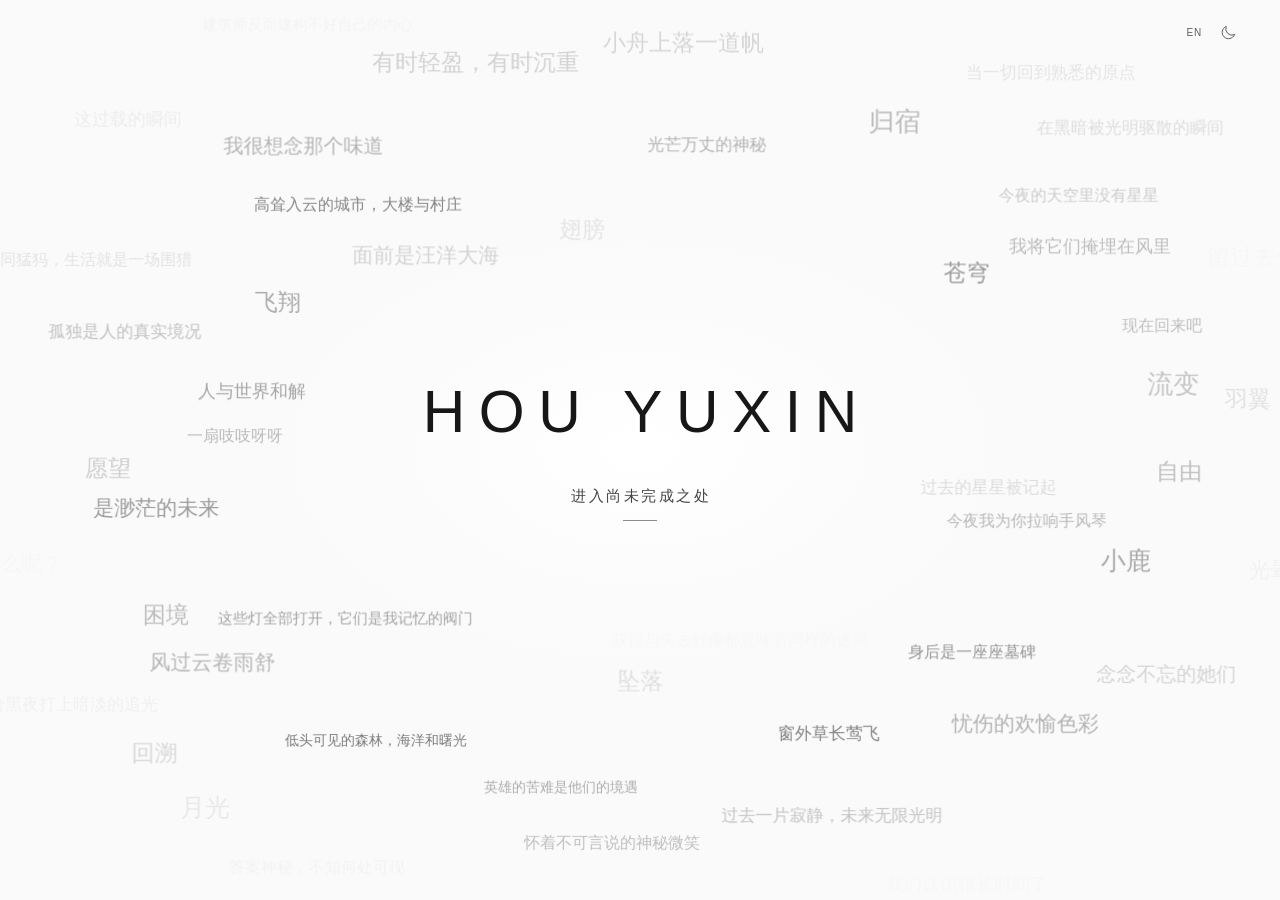
<file: index.html>
<!doctype html><html lang="zh-CN"><head><meta charset="utf-8"><meta name="viewport" content="width=device-width,initial-scale=1"><title>侯宇鑫（Yuxin Hou）｜青年戏剧编剧、导演 — ECHYOX</title><script src="theme.js?v=20261116-editorial3"></script><link rel="stylesheet" href="shared.css?v=20261029-native-scrollport7"><link rel="stylesheet" href="home.css?v=20261029-soft-home-no-flash1"><script src="navigation.js?v=20261008-fade1400"></script><link rel="stylesheet" href="language.css?v=20261114-credits1"><link rel="stylesheet" href="theme.css?v=20261122-entry-bg1"><link rel="icon" href="favicon.ico?v=20261114-door2" type="image/x-icon" sizes="16x16 32x32 48x48"><link rel="icon" href="favicon.svg?v=20261114-door2" type="image/svg+xml" sizes="any"><link rel="icon" href="favicon.png?v=20261114-door2" type="image/png" sizes="32x32"><link rel="icon" href="favicon-192.png?v=20261114-apple1" type="image/png" sizes="192x192"><link rel="apple-touch-icon" sizes="180x180" href="apple-touch-icon.png"><link rel="apple-touch-icon" sizes="167x167" href="apple-touch-icon-167x167.png"><link rel="apple-touch-icon" sizes="152x152" href="apple-touch-icon-152x152.png"><script async defer src="https://cloud.umami.is/script.js" data-website-id="fda75079-483e-4f40-b21d-a5d85979b600" data-domains="echyox.com,www.echyox.com" data-exclude-search="true" data-exclude-hash="true" data-do-not-track="true" referrerpolicy="origin"></script>
<!-- Page metadata: SEO and social sharing -->
<meta name="description" content="青年戏剧编剧、导演侯宇鑫的个人艺术网站。" data-description-en="The personal website of Yuxin Hou, playwright and theatre director, featuring plays, poetry, music and artistic practice.">
<link rel="canonical" href="https://echyox.com/">
<meta property="og:title" content="ECHYOX — 侯宇鑫 Yuxin Hou">
<meta property="og:type" content="website">
<meta property="og:url" content="https://echyox.com/">
<meta property="og:site_name" content="ECHYOX">
<meta property="og:description" content="保存过去，也向尚未发生的一切保持开放。">
<meta property="og:image" content="https://echyox.com/assets/social/echyox-share.png">
<meta property="og:image:type" content="image/png">
<meta property="og:image:width" content="1200">
<meta property="og:image:height" content="630">
<meta property="og:image:alt" content="ECHYOX — an H-shaped, half-open door symbol and the HOU YUXIN wordmark">
<meta name="twitter:card" content="summary_large_image">
<meta name="twitter:title" content="ECHYOX — 侯宇鑫 Yuxin Hou">
<meta name="twitter:description" content="保存过去，也向尚未发生的一切保持开放。">
<meta name="twitter:image" content="https://echyox.com/assets/social/echyox-share.png">
<meta name="twitter:image:alt" content="ECHYOX — an H-shaped, half-open door symbol and the HOU YUXIN wordmark">
<script type="application/ld+json">{"@context":"https://schema.org","@graph":[{"@type":"WebSite","@id":"https://echyox.com/#website","url":"https://echyox.com/","name":"ECHYOX","alternateName":"HOU YUXIN","inLanguage":["zh-CN","en"],"publisher":{"@id":"https://echyox.com/#person"}},{"@type":"Person","@id":"https://echyox.com/#person","name":"Yuxin Hou","alternateName":["侯宇鑫","Hou Yuxin"],"url":"https://echyox.com/","jobTitle":["Playwright","Theatre director"],"description":"Yuxin Hou is a Chinese playwright and theatre director, a member of the Chinese Theatre Literature Association (中国戏剧文学学会), and a senior director of live performances for cultural tourism.","sameAs":["https://www.jzci.edu.cn/info/2751/96381.htm"]}]}</script>
</head><body><div id="entry-revealed" class="entry-target" aria-hidden="true"></div><section class="entry-gate" id="entryGate" aria-label="侯宇鑫艺术入场页">
  <div class="entry-art" aria-hidden="true"><div class="entry-text-layer entry-text-layer--orbit"><span class="entry-bit" data-source="剧本" data-radius="1.273" data-angle="3.630" data-ecc="1.118" data-cycle="163.464" data-phase="2.011" data-wave="3.534" data-dir="cw" style="--x:-9.658%;--y:22.206%;--size:13.906px;--alpha:0.658">月光在白昼的天空里放晴</span><span class="entry-bit" data-source="诗歌" data-radius="1.086" data-angle="2.617" data-ecc="1.013" data-cycle="100.166" data-phase="2.003" data-wave="0.028" data-dir="ccw" style="--x:4.792%;--y:77.935%;--size:17.471px;--alpha:0.542">黑夜给黑夜打上暗淡的追光</span><span class="entry-bit" data-source="剧本" data-radius="0.856" data-angle="1.185" data-ecc="0.996" data-cycle="138.130" data-phase="6.076" data-wave="3.076" data-dir="cw" style="--x:65.219%;--y:91.419%;--size:17.285px;--alpha:0.523">过去一片寂静，未来无限光明</span><span class="entry-bit" data-source="歌词" data-radius="0.630" data-angle="0.212" data-ecc="0.911" data-cycle="167.469" data-phase="4.607" data-wave="4.483" data-dir="cw" style="--x:76.652%;--y:57.578%;--size:17.253px;--alpha:0.484">过去的星星被记起</span><span class="entry-bit" data-source="诗歌" data-radius="1.327" data-angle="3.863" data-ecc="1.113" data-cycle="126.502" data-phase="5.563" data-wave="2.643" data-dir="cw" style="--x:-2.683%;--y:9.029%;--size:12.585px;--alpha:0.594">梦回白昼，黑夜和离别</span><span class="entry-bit" data-source="剧本" data-radius="1.105" data-angle="2.916" data-ecc="1.021" data-cycle="104.356" data-phase="2.443" data-wave="3.815" data-dir="ccw" style="--x:-2.240%;--y:62.597%;--size:20.933px;--alpha:0.485">你在害怕什么呢？</span><span class="entry-bit" data-source="歌词" data-radius="1.336" data-angle="4.096" data-ecc="0.964" data-cycle="98.675" data-phase="2.091" data-wave="4.761" data-dir="cw" style="--x:14.596%;--y:-8.763%;--size:13.376px;--alpha:0.505">在湖上的桥，看见光亮</span><span class="entry-bit" data-source="诗歌" data-radius="0.867" data-angle="1.634" data-ecc="1.020" data-cycle="160.795" data-phase="3.757" data-wave="4.142" data-dir="ccw" style="--x:47.346%;--y:94.108%;--size:16.183px;--alpha:0.701">怀着不可言说的神秘微笑</span><span class="entry-bit" data-source="剧本" data-radius="1.067" data-angle="3.215" data-ecc="1.107" data-cycle="165.205" data-phase="4.837" data-wave="4.422" data-dir="cw" style="--x:-5.975%;--y:46.318%;--size:14.684px;--alpha:0.593">安放我们的孤独和脆弱</span><span class="entry-bit" data-source="剧本" data-radius="1.281" data-angle="4.328" data-ecc="0.896" data-cycle="107.407" data-phase="5.725" data-wave="5.815" data-dir="ccw" style="--x:29.573%;--y:-18.925%;--size:12.581px;--alpha:0.534">从终点开始，返回各种“当时”</span><span class="entry-bit" data-source="诗歌" data-radius="0.656" data-angle="0.998" data-ecc="0.908" data-cycle="95.286" data-phase="4.840" data-wave="0.772" data-dir="cw" style="--x:65.335%;--y:81.577%;--size:17.373px;--alpha:0.612">窗外草长莺飞</span><span class="entry-bit" data-source="剧本" data-radius="1.058" data-angle="3.514" data-ecc="0.957" data-cycle="138.466" data-phase="5.705" data-wave="3.847" data-dir="cw" style="--x:5.234%;--y:29.066%;--size:15.807px;--alpha:0.600">人类如同猛犸，生活就是一场围猎</span><span class="entry-bit" data-source="歌词" data-radius="1.242" data-angle="4.561" data-ecc="0.935" data-cycle="156.707" data-phase="0.697" data-wave="1.552" data-dir="cw" style="--x:41.683%;--y:-18.240%;--size:13.476px;--alpha:0.458">被称为爱的在记忆里休眠</span><span class="entry-bit" data-source="诗歌" data-radius="0.808" data-angle="2.083" data-ecc="1.101" data-cycle="98.808" data-phase="5.725" data-wave="4.012" data-dir="cw" style="--x:29.298%;--y:83.267%;--size:14.401px;--alpha:0.646">低头可见的森林，海洋和曙光</span><span class="entry-bit" data-source="剧本" data-radius="1.244" data-angle="4.794" data-ecc="1.007" data-cycle="98.615" data-phase="0.567" data-wave="5.295" data-dir="cw" style="--x:54.839%;--y:-14.026%;--size:12.265px;--alpha:0.494">动物在流变里生存，人在无常中挣扎着求生</span><span class="entry-bit" data-source="歌词" data-radius="1.117" data-angle="3.813" data-ecc="0.973" data-cycle="135.228" data-phase="1.854" data-wave="2.719" data-dir="cw" style="--x:9.562%;--y:12.841%;--size:18.285px;--alpha:0.575">这过载的瞬间</span><span class="entry-bit" data-source="诗歌" data-radius="0.807" data-angle="2.532" data-ecc="1.051" data-cycle="109.179" data-phase="2.328" data-wave="4.363" data-dir="cw" style="--x:16.965%;--y:72.877%;--size:21.031px;--alpha:0.541">风过云卷雨舒</span><span class="entry-bit" data-source="剧本" data-radius="1.264" data-angle="5.026" data-ecc="0.985" data-cycle="115.921" data-phase="1.959" data-wave="5.926" data-dir="ccw" style="--x:68.265%;--y:-13.438%;--size:12.654px;--alpha:0.531">人到哪里去都不应该忘了自己是从哪儿出发的</span><span class="entry-bit" data-source="剧本" data-radius="1.032" data-angle="4.113" data-ecc="0.960" data-cycle="151.198" data-phase="5.601" data-wave="3.231" data-dir="cw" style="--x:23.437%;--y:3.870%;--size:15.182px;--alpha:0.548">建筑师反而建构不好自己的内心</span><span class="entry-bit" data-source="诗歌" data-radius="1.294" data-angle="5.259" data-ecc="0.890" data-cycle="120.519" data-phase="3.796" data-wave="0.625" data-dir="cw" style="--x:78.440%;--y:-14.599%;--size:18.506px;--alpha:0.596">是不可通透的现在</span><span class="entry-bit" data-source="剧本" data-radius="0.691" data-angle="1.783" data-ecc="0.965" data-cycle="101.715" data-phase="4.101" data-wave="4.012" data-dir="cw" style="--x:43.332%;--y:86.401%;--size:14.113px;--alpha:0.521">英雄的苦难是他们的境遇</span><span class="entry-bit" data-source="歌词" data-radius="1.091" data-angle="4.412" data-ecc="1.066" data-cycle="142.306" data-phase="5.219" data-wave="1.311" data-dir="cw" style="--x:33.635%;--y:-0.828%;--size:17.560px;--alpha:0.532">慌乱的世界会有个依靠</span><span class="entry-bit" data-source="诗歌" data-radius="0.825" data-angle="2.980" data-ecc="0.972" data-cycle="100.716" data-phase="2.578" data-wave="0.750" data-dir="cw" style="--x:12.402%;--y:57.081%;--size:21.174px;--alpha:0.666">是渺茫的未来</span><span class="entry-bit" data-source="剧本" data-radius="1.223" data-angle="5.492" data-ecc="0.914" data-cycle="127.162" data-phase="0.449" data-wave="0.125" data-dir="cw" style="--x:87.332%;--y:0.486%;--size:15.419px;--alpha:0.626">人们的苦难是自身的生活</span><span class="entry-bit" data-source="歌词" data-radius="1.253" data-angle="5.725" data-ecc="0.998" data-cycle="152.959" data-phase="3.679" data-wave="0.447" data-dir="cw" style="--x:100.363%;--y:15.412%;--size:14.073px;--alpha:0.602">谁究竟能给价值下个如其所是的定义</span><span class="entry-bit" data-source="诗歌" data-radius="1.045" data-angle="4.711" data-ecc="1.069" data-cycle="124.791" data-phase="5.900" data-wave="2.784" data-dir="cw" style="--x:49.931%;--y:-0.803%;--size:17.509px;--alpha:0.612">头顶是灿烂的星空</span><span class="entry-bit" data-source="剧本" data-radius="0.867" data-angle="3.429" data-ecc="1.030" data-cycle="98.001" data-phase="5.863" data-wave="2.398" data-dir="cw" style="--x:9.363%;--y:37.583%;--size:17.425px;--alpha:0.620">孤独是人的真实境况</span><span class="entry-bit" data-source="剧本" data-radius="1.285" data-angle="5.957" data-ecc="1.096" data-cycle="118.816" data-phase="3.548" data-wave="0.967" data-dir="cw" style="--x:113.369%;--y:30.493%;--size:12.237px;--alpha:0.491">如果可以的话，我希望你们能拥抱我的灵魂</span><span class="entry-bit" data-source="诗歌" data-radius="1.074" data-angle="5.010" data-ecc="1.112" data-cycle="170.492" data-phase="4.799" data-wave="0.922" data-dir="cw" style="--x:66.655%;--y:1.981%;--size:17.941px;--alpha:0.636">路被光洒下一片斑驳的树阴</span><span class="entry-bit" data-source="剧本" data-radius="0.624" data-angle="2.568" data-ecc="0.915" data-cycle="109.287" data-phase="5.547" data-wave="3.599" data-dir="cw" style="--x:27.218%;--y:69.212%;--size:14.877px;--alpha:0.633">这些灯全部打开，它们是我记忆的阀门</span><span class="entry-bit" data-source="歌词" data-radius="1.252" data-angle="6.190" data-ecc="1.087" data-cycle="111.792" data-phase="4.843" data-wave="2.746" data-dir="cw" style="--x:114.343%;--y:44.425%;--size:13.808px;--alpha:0.527">身处世界，方觉误入此地</span><span class="entry-bit" data-source="诗歌" data-radius="1.072" data-angle="5.309" data-ecc="1.100" data-cycle="128.166" data-phase="5.563" data-wave="5.962" data-dir="cw" style="--x:81.501%;--y:8.105%;--size:17.249px;--alpha:0.656">当一切回到熟悉的原点</span><span class="entry-bit" data-source="剧本" data-radius="0.845" data-angle="3.878" data-ecc="0.891" data-cycle="132.967" data-phase="4.743" data-wave="1.626" data-dir="cw" style="--x:23.505%;--y:16.856%;--size:19.579px;--alpha:0.641">我很想念那个味道</span><span class="entry-bit" data-source="歌词" data-radius="1.324" data-angle="6.423" data-ecc="1.073" data-cycle="115.364" data-phase="4.820" data-wave="3.359" data-dir="ccw" style="--x:116.830%;--y:58.918%;--size:12.661px;--alpha:0.488">总不敢太近，也不甘太远</span><span class="entry-bit" data-source="诗歌" data-radius="1.053" data-angle="5.609" data-ecc="0.965" data-cycle="132.247" data-phase="5.000" data-wave="5.123" data-dir="cw" style="--x:87.701%;--y:14.539%;--size:17.410px;--alpha:0.640">在黑暗被光明驱散的瞬间</span><span class="entry-bit" data-source="剧本" data-radius="1.307" data-angle="6.655" data-ecc="1.007" data-cycle="133.872" data-phase="0.848" data-wave="0.550" data-dir="cw" style="--x:108.225%;--y:74.547%;--size:15.386px;--alpha:0.550">无非就是想要个回答嘛</span><span class="entry-bit" data-source="剧本" data-radius="0.813" data-angle="4.327" data-ecc="0.920" data-cycle="124.986" data-phase="4.193" data-wave="2.696" data-dir="cw" style="--x:36.635%;--y:7.399%;--size:22.982px;--alpha:0.487">有时轻盈，有时沉重</span><span class="entry-bit" data-source="诗歌" data-radius="0.624" data-angle="3.354" data-ecc="1.059" data-cycle="129.570" data-phase="4.413" data-wave="1.126" data-dir="cw" style="--x:19.297%;--y:43.545%;--size:18.179px;--alpha:0.534">人与世界和解</span><span class="entry-bit" data-source="剧本" data-radius="1.279" data-angle="6.888" data-ecc="0.930" data-cycle="151.199" data-phase="3.404" data-wave="4.624" data-dir="ccw" style="--x:96.456%;--y:90.679%;--size:16.634px;--alpha:0.641">十五年前的我自己</span><span class="entry-bit" data-source="歌词" data-radius="1.124" data-angle="5.908" data-ecc="0.994" data-cycle="132.261" data-phase="0.888" data-wave="0.311" data-dir="cw" style="--x:99.383%;--y:28.452%;--size:22.752px;--alpha:0.474">留过去休眠</span><span class="entry-bit" data-source="诗歌" data-radius="1.235" data-angle="7.121" data-ecc="1.001" data-cycle="148.736" data-phase="1.770" data-wave="0.048" data-dir="cw" style="--x:89.289%;--y:97.696%;--size:18.503px;--alpha:0.574">月光照在她的身上</span><span class="entry-bit" data-source="剧本" data-radius="1.073" data-angle="6.207" data-ecc="0.894" data-cycle="141.500" data-phase="0.084" data-wave="6.212" data-dir="cw" style="--x:95.424%;--y:45.258%;--size:23.055px;--alpha:0.663">羽翼</span><span class="entry-bit" data-source="歌词" data-radius="0.888" data-angle="4.776" data-ecc="1.023" data-cycle="147.160" data-phase="5.438" data-wave="4.491" data-dir="cw" style="--x:52.728%;--y:4.925%;--size:22.684px;--alpha:0.572">小舟上落一道帆</span><span class="entry-bit" data-source="诗歌" data-radius="1.269" data-angle="7.354" data-ecc="1.093" data-cycle="99.775" data-phase="5.972" data-wave="3.034" data-dir="ccw" style="--x:81.597%;--y:102.986%;--size:15.859px;--alpha:0.667">一阵风准时吹来</span><span class="entry-bit" data-source="剧本" data-radius="1.097" data-angle="6.506" data-ecc="0.958" data-cycle="168.373" data-phase="4.673" data-wave="4.319" data-dir="cw" style="--x:98.675%;--y:63.175%;--size:20.950px;--alpha:0.544">光晕</span><span class="entry-bit" data-source="剧本" data-radius="1.306" data-angle="7.586" data-ecc="0.958" data-cycle="146.615" data-phase="3.210" data-wave="3.804" data-dir="ccw" style="--x:65.713%;--y:118.371%;--size:22.470px;--alpha:0.536">无常</span><span class="entry-bit" data-source="诗歌" data-radius="0.624" data-angle="4.139" data-ecc="1.066" data-cycle="151.085" data-phase="1.081" data-wave="3.044" data-dir="cw" style="--x:32.882%;--y:24.441%;--size:20.766px;--alpha:0.663">面前是汪洋大海</span><span class="entry-bit" data-source="剧本" data-radius="0.817" data-angle="5.224" data-ecc="1.015" data-cycle="150.165" data-phase="2.375" data-wave="2.456" data-dir="cw" style="--x:69.287%;--y:13.502%;--size:25.729px;--alpha:0.523">归宿</span><span class="entry-bit" data-source="歌词" data-radius="1.249" data-angle="7.819" data-ecc="0.924" data-cycle="159.152" data-phase="5.154" data-wave="5.216" data-dir="cw" style="--x:51.919%;--y:120.273%;--size:15.145px;--alpha:0.528">记忆的碎片</span><span class="entry-bit" data-source="诗歌" data-radius="1.033" data-angle="6.805" data-ecc="0.954" data-cycle="115.817" data-phase="5.189" data-wave="1.095" data-dir="cw" style="--x:90.579%;--y:78.092%;--size:20.473px;--alpha:0.531">念念不忘的她们</span><span class="entry-bit" data-source="剧本" data-radius="1.290" data-angle="8.052" data-ecc="1.104" data-cycle="164.877" data-phase="1.263" data-wave="1.425" data-dir="cw" style="--x:36.720%;--y:109.580%;--size:15.646px;--alpha:0.639">另外一种可能的命运走向</span><span class="entry-bit" data-source="歌词" data-radius="1.126" data-angle="7.105" data-ecc="1.019" data-cycle="126.437" data-phase="3.924" data-wave="0.817" data-dir="cw" style="--x:87.124%;--y:92.057%;--size:24.893px;--alpha:0.506">月牙</span><span class="entry-bit" data-source="诗歌" data-radius="0.826" data-angle="5.673" data-ecc="1.097" data-cycle="161.312" data-phase="4.510" data-wave="0.658" data-dir="cw" style="--x:85.287%;--y:27.584%;--size:18.499px;--alpha:0.589">我将它们掩埋在风里</span><span class="entry-bit" data-source="剧本" data-radius="1.316" data-angle="8.284" data-ecc="1.115" data-cycle="159.766" data-phase="5.057" data-wave="3.120" data-dir="cw" style="--x:20.922%;--y:105.778%;--size:16.222px;--alpha:0.616">一个接一个地点亮</span><span class="entry-bit" data-source="剧本" data-radius="1.126" data-angle="7.404" data-ecc="1.079" data-cycle="160.643" data-phase="2.369" data-wave="0.736" data-dir="cw" style="--x:75.126%;--y:98.856%;--size:18.099px;--alpha:0.481">我们认识很长时间了</span><span class="entry-bit" data-source="诗歌" data-radius="0.625" data-angle="4.925" data-ecc="0.933" data-cycle="147.547" data-phase="5.998" data-wave="1.378" data-dir="cw" style="--x:55.830%;--y:15.940%;--size:16.846px;--alpha:0.576">光芒万丈的神秘</span><span class="entry-bit" data-source="剧本" data-radius="1.240" data-angle="8.517" data-ecc="0.976" data-cycle="110.706" data-phase="2.910" data-wave="2.759" data-dir="cw" style="--x:14.618%;--y:102.039%;--size:15.664px;--alpha:0.615">世界寂静以后</span><span class="entry-bit" data-source="歌词" data-radius="0.828" data-angle="6.122" data-ecc="1.077" data-cycle="127.949" data-phase="6.098" data-wave="6.264" data-dir="cw" style="--x:91.783%;--y:43.587%;--size:26.156px;--alpha:0.534">流变</span><span class="entry-bit" data-source="诗歌" data-radius="1.057" data-angle="7.703" data-ecc="0.946" data-cycle="160.705" data-phase="4.533" data-wave="1.147" data-dir="cw" style="--x:57.139%;--y:107.453%;--size:28.134px;--alpha:0.662">命数</span><span class="entry-bit" data-source="剧本" data-radius="1.289" data-angle="8.750" data-ecc="0.922" data-cycle="133.845" data-phase="2.735" data-wave="6.063" data-dir="cw" style="--x:5.899%;--y:95.417%;--size:16.409px;--alpha:0.663">人间千千万万个故事</span><span class="entry-bit" data-source="歌词" data-radius="1.281" data-angle="8.983" data-ecc="0.947" data-cycle="130.189" data-phase="5.322" data-wave="1.779" data-dir="ccw" style="--x:-2.038%;--y:80.107%;--size:18.977px;--alpha:0.522">骨肉成姓名</span><span class="entry-bit" data-source="诗歌" data-radius="1.047" data-angle="8.002" data-ecc="0.993" data-cycle="162.504" data-phase="0.264" data-wave="3.158" data-dir="ccw" style="--x:42.702%;--y:104.225%;--size:24.595px;--alpha:0.560">牢笼</span><span class="entry-bit" data-source="剧本" data-radius="0.865" data-angle="6.571" data-ecc="0.971" data-cycle="170.357" data-phase="2.052" data-wave="2.961" data-dir="cw" style="--x:88.260%;--y:63.141%;--size:25.127px;--alpha:0.599">小鹿</span><span class="entry-bit" data-source="剧本" data-radius="1.309" data-angle="9.215" data-ecc="0.907" data-cycle="135.272" data-phase="4.649" data-wave="5.622" data-dir="cw" style="--x:-5.176%;--y:65.602%;--size:24.097px;--alpha:0.600">迷宫</span><span class="entry-bit" data-source="诗歌" data-radius="0.677" data-angle="5.710" data-ecc="0.947" data-cycle="141.746" data-phase="5.839" data-wave="1.164" data-dir="cw" style="--x:75.574%;--y:29.841%;--size:23.059px;--alpha:0.678">苍穹</span><span class="entry-bit" data-source="剧本" data-radius="1.071" data-angle="8.301" data-ecc="1.042" data-cycle="154.788" data-phase="3.264" data-wave="5.250" data-dir="ccw" style="--x:27.052%;--y:98.197%;--size:18.884px;--alpha:0.510">世界的芳香</span><span class="entry-bit" data-source="诗歌" data-radius="1.264" data-angle="9.448" data-ecc="1.040" data-cycle="115.371" data-phase="2.473" data-wave="3.365" data-dir="ccw" style="--x:-12.431%;--y:48.537%;--size:21.880px;--alpha:0.677">白昼</span><span class="entry-bit" data-source="剧本" data-radius="0.859" data-angle="7.020" data-ecc="1.003" data-cycle="170.308" data-phase="0.082" data-wave="0.042" data-dir="cw" style="--x:80.313%;--y:79.918%;--size:21.396px;--alpha:0.526">忧伤的欢愉色彩</span><span class="entry-bit" data-source="诗歌" data-radius="1.063" data-angle="8.601" data-ecc="1.005" data-cycle="167.376" data-phase="0.680" data-wave="4.279" data-dir="cw" style="--x:15.511%;--y:90.359%;--size:24.934px;--alpha:0.531">月光</span><span class="entry-bit" data-source="剧本" data-radius="1.314" data-angle="9.681" data-ecc="1.008" data-cycle="156.698" data-phase="2.074" data-wave="1.357" data-dir="ccw" style="--x:-10.878%;--y:32.856%;--size:19.510px;--alpha:0.528">漂泊无依</span><span class="entry-bit" data-source="剧本" data-radius="0.550" data-angle="0.850" data-ecc="1" data-cycle="180" data-phase="0.00" data-wave="0.00" data-dir="cw" style="--x:64.52%;--y:69.01%;--size:16px;--alpha:0.58">钻进了被撕毁的乐谱里</span><span class="entry-bit" data-source="诗歌" data-radius="0.800" data-angle="3.250" data-ecc="1" data-cycle="180" data-phase="0.80" data-wave="0.37" data-dir="cw" style="--x:18.19%;--y:46.02%;--size:16px;--alpha:0.56">一扇吱吱呀呀</span><span class="entry-bit" data-source="歌词" data-radius="1.050" data-angle="5.650" data-ecc="1" data-cycle="180" data-phase="1.60" data-wave="0.74" data-dir="cw" style="--x:83.86%;--y:21.42%;--size:16px;--alpha:0.55">今夜的天空里没有星星</span><span class="entry-bit" data-source="剧本" data-radius="1.200" data-angle="8.050" data-ecc="1" data-cycle="180" data-phase="2.40" data-wave="1.11" data-dir="cw" style="--x:40.66%;--y:104.14%;--size:23px;--alpha:0.58">时间</span><span class="entry-bit" data-source="诗歌" data-radius="0.550" data-angle="10.450" data-ecc="1" data-cycle="180" data-phase="3.20" data-wave="1.48" data-dir="cw" style="--x:38.58%;--y:28.37%;--size:16px;--alpha:0.56">透着暗淡的光</span><span class="entry-bit" data-source="歌词" data-radius="0.800" data-angle="12.850" data-ecc="1" data-cycle="180" data-phase="4.00" data-wave="1.85" data-dir="cw" style="--x:80.72%;--y:60.29%;--size:16px;--alpha:0.55">今夜我为你拉响手风琴</span><span class="entry-bit" data-source="剧本" data-radius="1.050" data-angle="15.250" data-ecc="1" data-cycle="180" data-phase="4.80" data-wave="2.22" data-dir="cw" style="--x:12.33%;--y:71.36%;--size:23px;--alpha:0.58">困境</span><span class="entry-bit" data-source="诗歌" data-radius="1.200" data-angle="17.650" data-ecc="1" data-cycle="180" data-phase="5.60" data-wave="2.59" data-dir="cw" style="--x:67.40%;--y:-1.44%;--size:16px;--alpha:0.56">现在老去吧</span><span class="entry-bit" data-source="歌词" data-radius="0.550" data-angle="20.050" data-ecc="1" data-cycle="180" data-phase="6.40" data-wave="2.96" data-dir="cw" style="--x:57.97%;--y:73.58%;--size:16px;--alpha:0.55">获得与失去好像都意味着同样的迷局</span><span class="entry-bit" data-source="剧本" data-radius="0.800" data-angle="22.450" data-ecc="1" data-cycle="180" data-phase="7.20" data-wave="3.33" data-dir="cw" style="--x:21.31%;--y:33.71%;--size:23px;--alpha:0.58">飞翔</span><span class="entry-bit" data-source="诗歌" data-radius="1.050" data-angle="24.850" data-ecc="1" data-cycle="180" data-phase="8.00" data-wave="3.70" data-dir="cw" style="--x:90.33%;--y:36.51%;--size:16px;--alpha:0.56">现在回来吧</span><span class="entry-bit" data-source="歌词" data-radius="1.200" data-angle="27.250" data-ecc="1" data-cycle="180" data-phase="8.80" data-wave="4.07" data-dir="cw" style="--x:25.07%;--y:97.17%;--size:16px;--alpha:0.55">答案神秘，不知何处可现</span><span class="entry-bit" data-source="剧本" data-radius="0.550" data-angle="29.650" data-ecc="1" data-cycle="180" data-phase="9.60" data-wave="4.44" data-dir="cw" style="--x:45.72%;--y:25.18%;--size:23px;--alpha:0.58">翅膀</span><span class="entry-bit" data-source="诗歌" data-radius="0.800" data-angle="32.050" data-ecc="1" data-cycle="180" data-phase="10.40" data-wave="4.81" data-dir="cw" style="--x:75.79%;--y:71.79%;--size:16px;--alpha:0.56">身后是一座座墓碑</span><span class="entry-bit" data-source="剧本" data-radius="1.050" data-angle="34.449" data-ecc="1" data-cycle="180" data-phase="11.20" data-wave="5.18" data-dir="cw" style="--x:8.24%;--y:55.21%;--size:23px;--alpha:0.58">愿望</span><span class="entry-bit" data-source="诗歌" data-radius="1.200" data-angle="36.849" data-ecc="1" data-cycle="180" data-phase="12.00" data-wave="5.55" data-dir="cw" style="--x:81.69%;--y:8.54%;--size:16px;--alpha:0.56">过往在交错的路口举棋不定</span><span class="entry-bit" data-source="剧本" data-radius="0.550" data-angle="39.249" data-ecc="1" data-cycle="180" data-phase="12.80" data-wave="5.92" data-dir="cw" style="--x:50.45%;--y:75.29%;--size:23px;--alpha:0.58">坠落</span><span class="entry-bit" data-source="诗歌" data-radius="0.800" data-angle="41.649" data-ecc="1" data-cycle="180" data-phase="13.60" data-wave="6.29" data-dir="cw" style="--x:27.91%;--y:23.38%;--size:16px;--alpha:0.56">高耸入云的城市，大楼与村庄</span><span class="entry-bit" data-source="剧本" data-radius="1.050" data-angle="44.049" data-ecc="1" data-cycle="180" data-phase="14.40" data-wave="6.66" data-dir="cw" style="--x:91.91%;--y:53.24%;--size:23px;--alpha:0.58">自由</span><span class="entry-bit" data-source="剧本" data-radius="1.200" data-angle="46.449" data-ecc="1" data-cycle="180" data-phase="15.20" data-wave="7.03" data-dir="cw" style="--x:12.51%;--y:84.48%;--size:23px;--alpha:0.58">回溯</span></div></div>
  <div class="entry-content">
    <h1 class="entry-wordmark">HOU YUXIN</h1>
    <a class="entry-enter" id="entryEnter" href="#entry-revealed">进入尚未完成之处</a>
  </div>
</section><div class="stage-surface" aria-hidden="true"></div><header class="site-head"></header><main class="home" tabindex="-1" aria-label="作品栏目"><a class="door" href="theatre.html"><span class="no">THEATRE</span><div class="door-main"><h1>戏剧</h1><p>据说岁月的模型不会停止演变。</p></div><span class="arrow">↗</span></a><a class="door" href="poetry.html"><span class="no">POETRY</span><div class="door-main"><h1>诗歌</h1><p>为着均匀的呼吸与静默的词语。</p></div><span class="arrow">↗</span></a><a class="door" href="music.html"><span class="no">MUSIC</span><div class="door-main"><h1>音乐</h1><p>一切的一切都与人类无关。</p></div><span class="arrow">↗</span></a><a class="door" href="becoming.html"><span class="no">BECOMING</span><div class="door-main"><h1>寻找自己</h1><p>另外的路建在海上。</p></div><span class="arrow">↗</span></a></main><script src="site.js?v=20261009-no-spotlight1"></script><script src="scroll-boundary.js?v=20261029-native-scrollport7"></script><script src="entrance.js?v=20261115-text-avoidance3"></script><script src="language.js?v=20261119-homepage-seo1"></script></body></html>
</file>
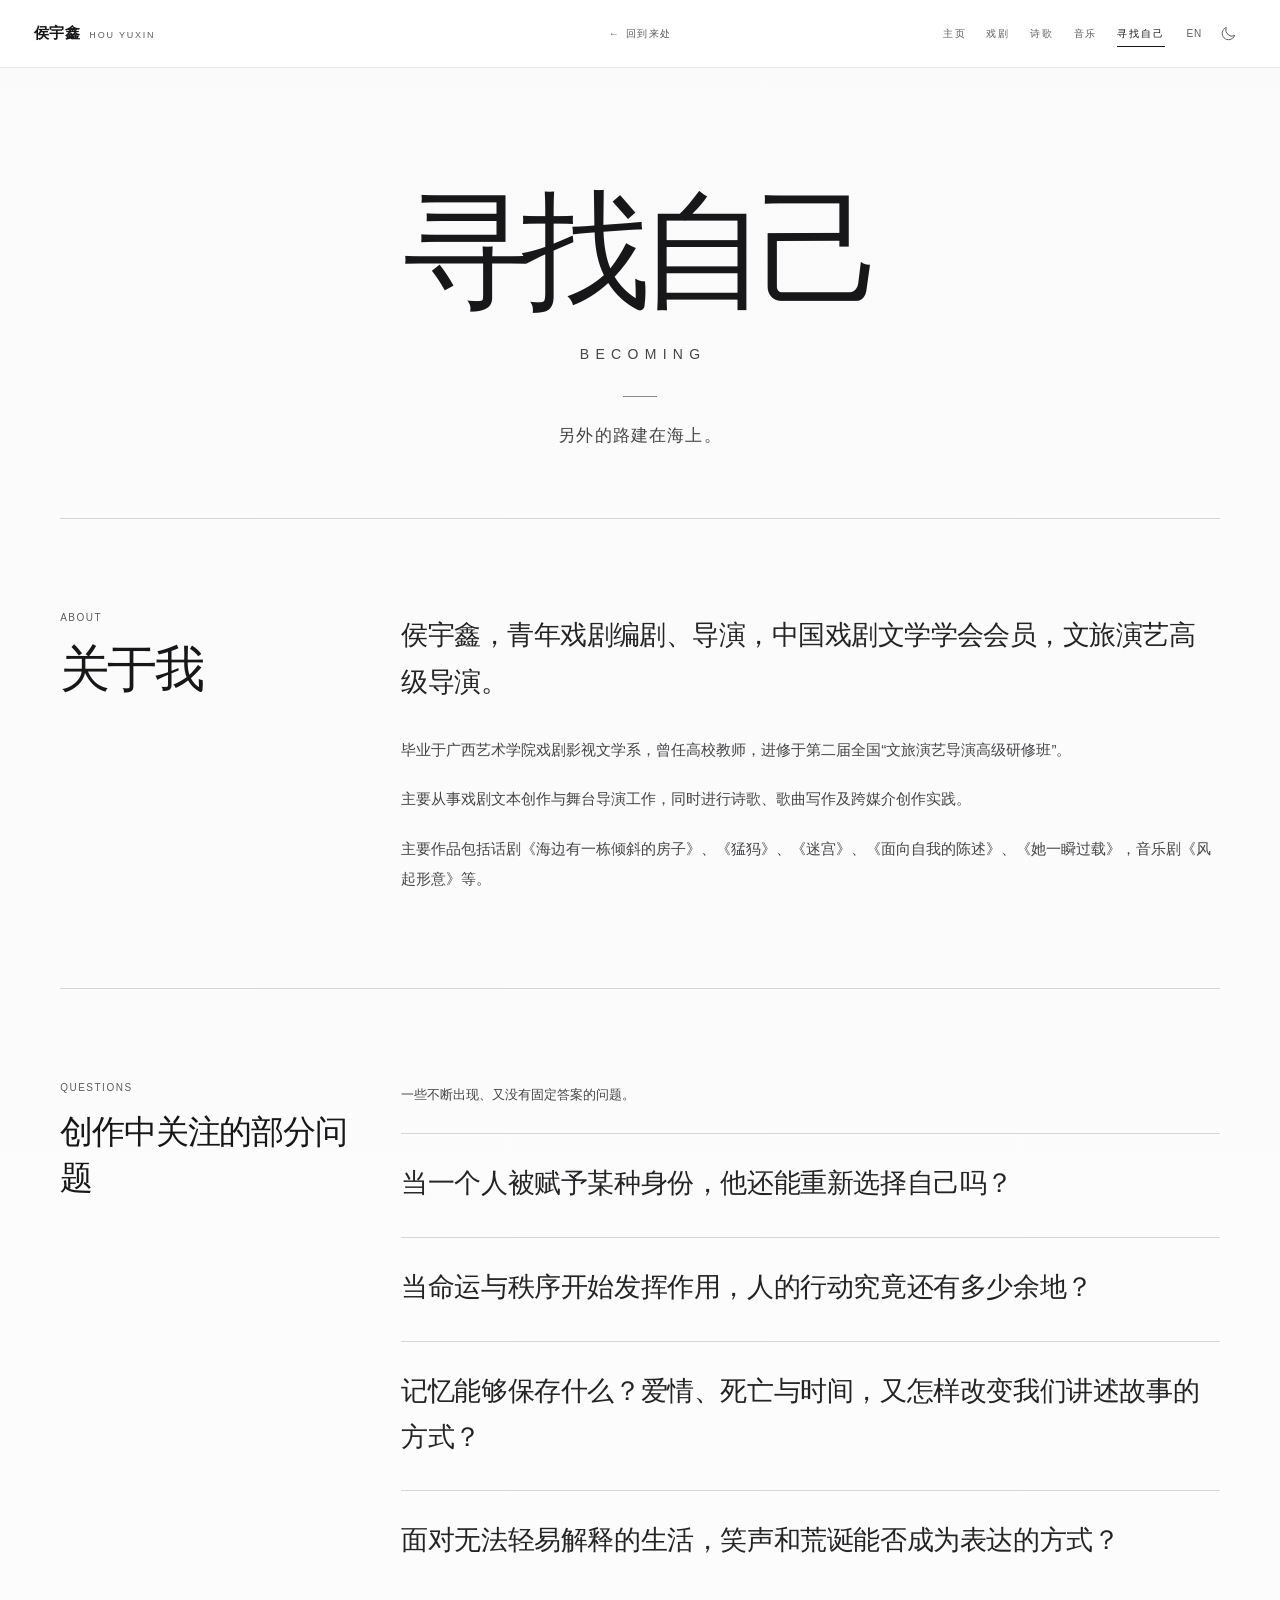
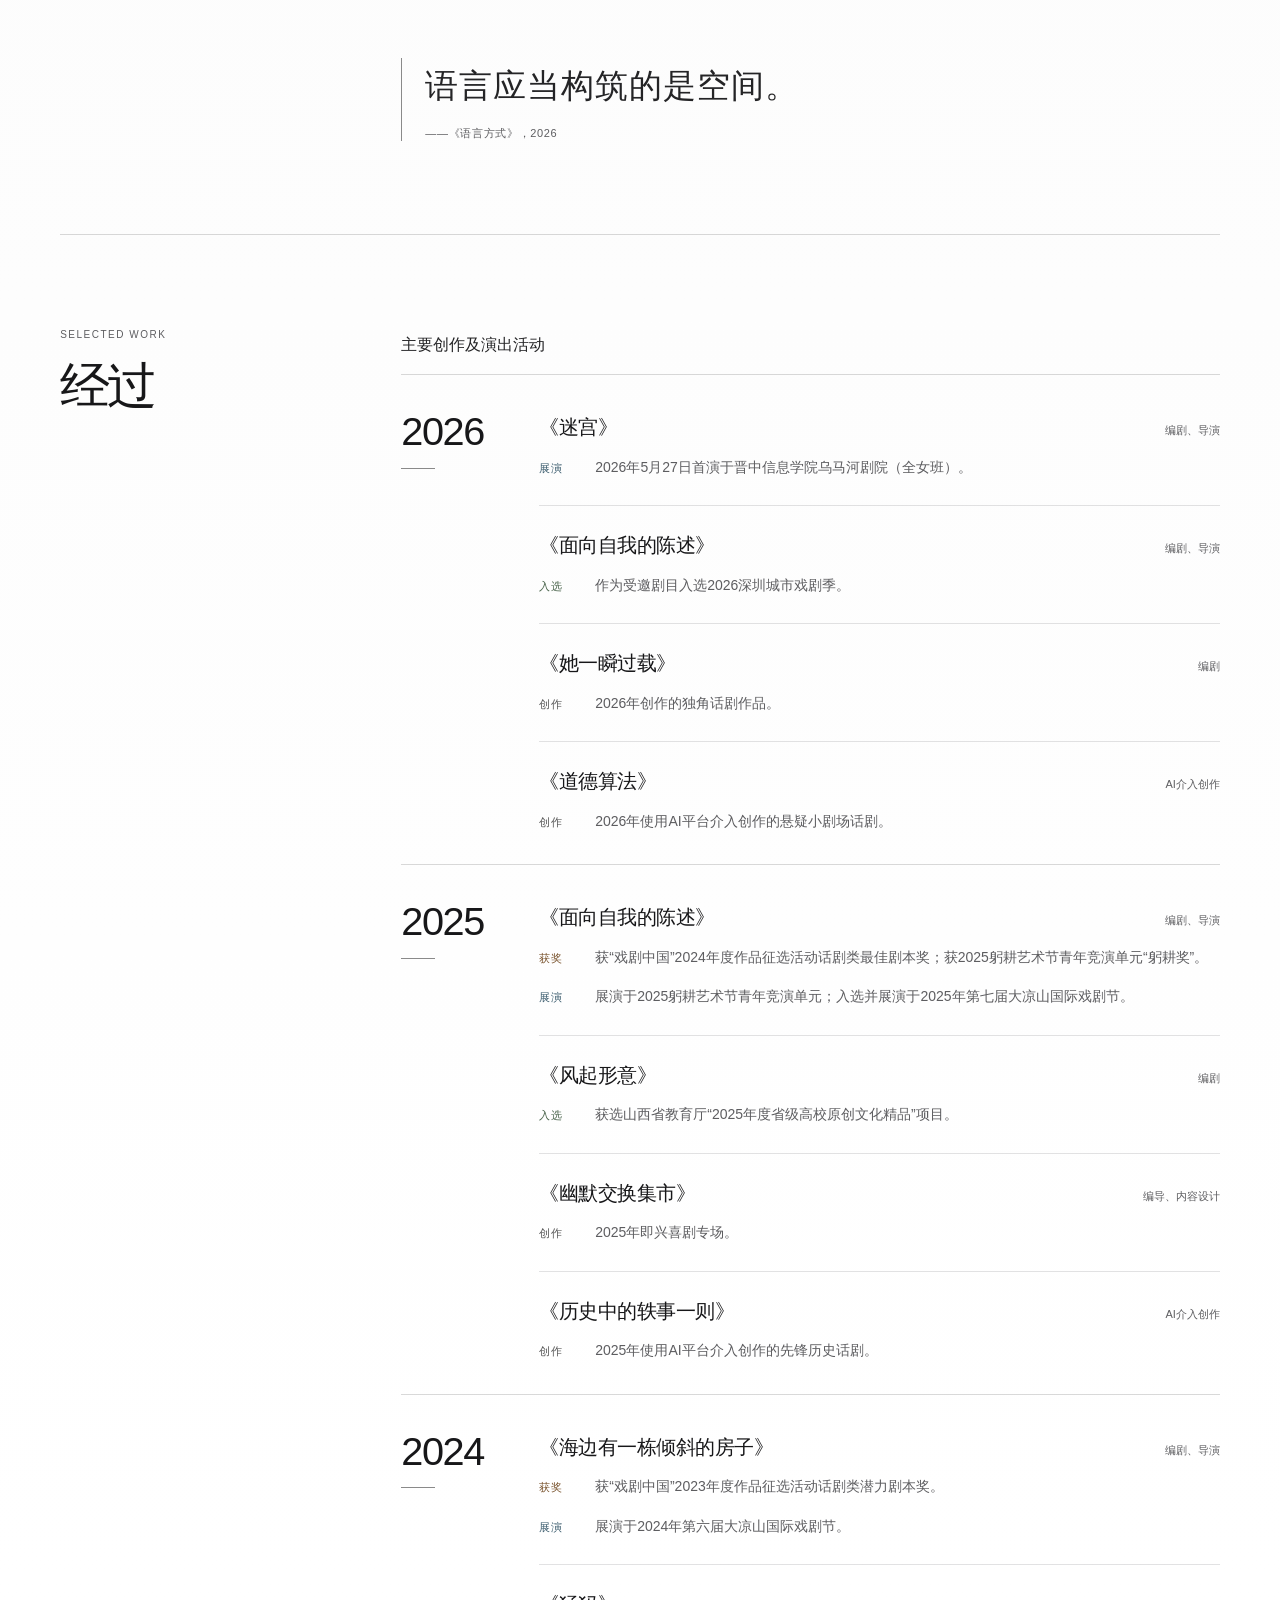
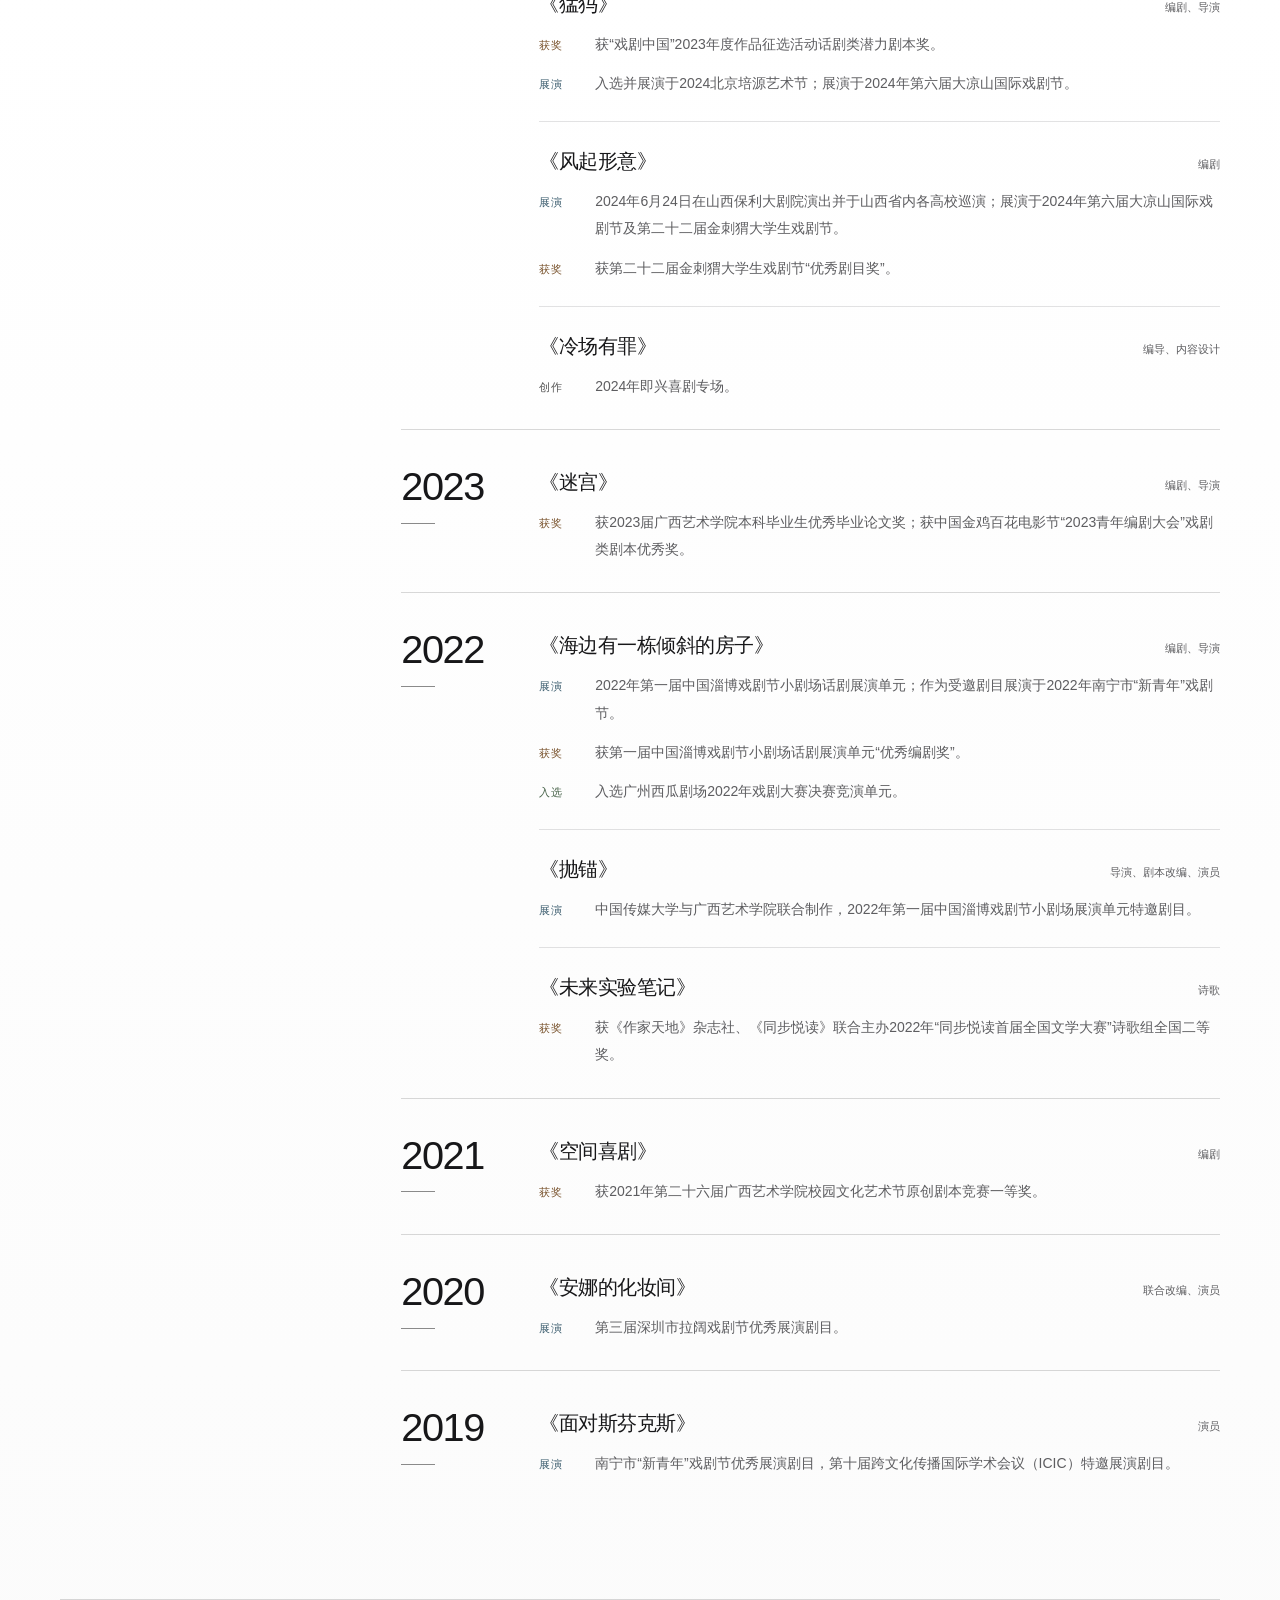
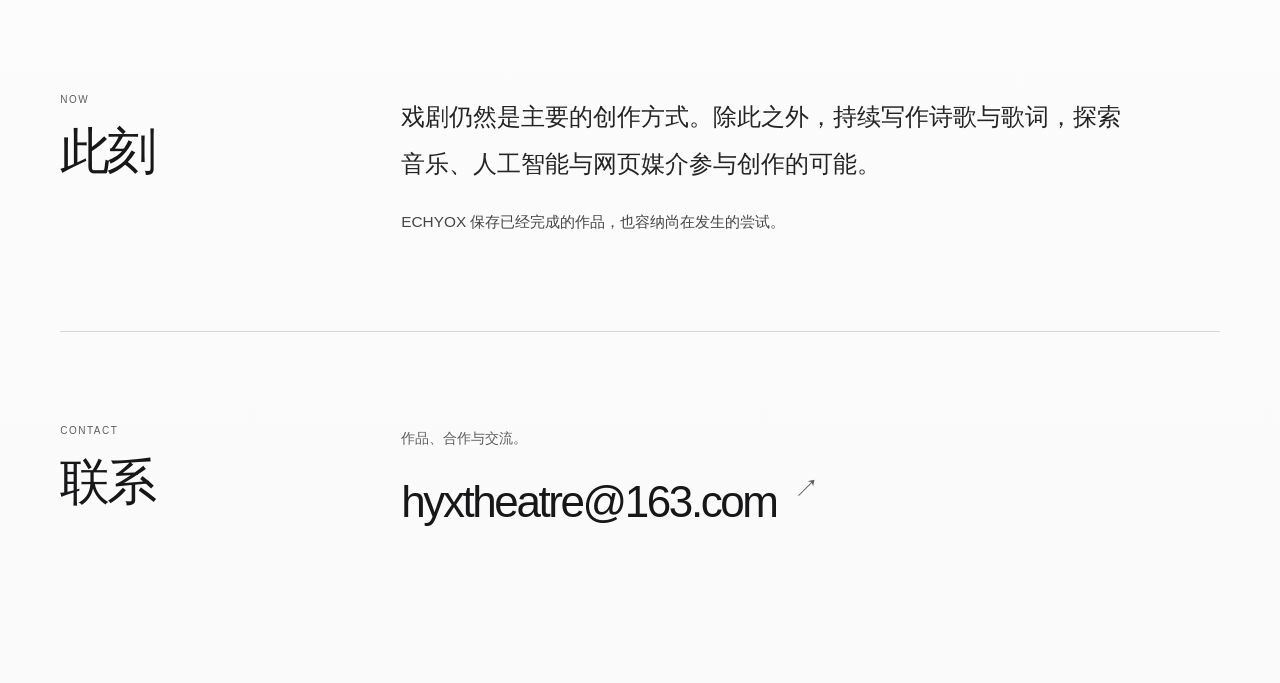
<file: becoming.html>
<!doctype html>
<html lang="zh-CN" class="becoming-scroll-isolated">
<head>
<meta charset="utf-8">
<meta name="viewport" content="width=device-width,initial-scale=1">
<title>侯宇鑫（Yuxin Hou）｜青年戏剧编剧、导演 — ECHYOX</title>

<script src="theme.js?v=20261116-editorial3"></script><link rel="stylesheet" href="shared.css?v=20261029-safari-bottom-fade1">
<link rel="stylesheet" href="searching.css?v=20261029-becoming-header-fade1">
<script src="navigation.js?v=20261008-fade1400"></script>
<link rel="stylesheet" href="language.css?v=20261114-credits1"><link rel="stylesheet" href="theme.css?v=20261122-entry-bg1"><link rel="icon" href="favicon.ico?v=20261114-door2" type="image/x-icon" sizes="16x16 32x32 48x48"><link rel="icon" href="favicon.svg?v=20261114-door2" type="image/svg+xml" sizes="any"><link rel="icon" href="favicon.png?v=20261114-door2" type="image/png" sizes="32x32"><link rel="icon" href="favicon-192.png?v=20261114-apple1" type="image/png" sizes="192x192"><link rel="apple-touch-icon" sizes="180x180" href="apple-touch-icon.png"><link rel="apple-touch-icon" sizes="167x167" href="apple-touch-icon-167x167.png"><link rel="apple-touch-icon" sizes="152x152" href="apple-touch-icon-152x152.png"><script async defer src="https://cloud.umami.is/script.js" data-website-id="fda75079-483e-4f40-b21d-a5d85979b600" data-domains="echyox.com,www.echyox.com" data-exclude-search="true" data-exclude-hash="true" data-do-not-track="true" referrerpolicy="origin"></script>
<!-- Page metadata: SEO and social sharing -->
<meta name="description" content="侯宇鑫（Yuxin Hou）｜青年戏剧编剧、导演。个人创作、原创戏剧作品、演出经历与艺术实践。 About Yuxin Hou, a Chinese playwright and theatre director: original plays, selected productions, artistic practice and contact." data-description-en="Yuxin Hou is a Chinese playwright and theatre director. Explore original plays, selected productions and artistic practice.">
<link rel="alternate" hreflang="zh-CN" href="https://echyox.com/becoming.html">
<link rel="alternate" hreflang="en" href="https://echyox.com/becoming.html?lang=en">
<meta property="og:title" content="寻找自己 BECOMING — Yuxin Hou">
<meta property="og:type" content="website">
<meta property="og:url" content="https://echyox.com/becoming.html">
<meta property="og:site_name" content="ECHYOX">
<meta property="og:description" content="保存过去，也向尚未发生的一切保持开放。">
<meta property="og:image" content="https://echyox.com/assets/social/echyox-share.png">
<meta property="og:image:type" content="image/png">
<meta property="og:image:width" content="1200">
<meta property="og:image:height" content="630">
<meta property="og:image:alt" content="ECHYOX — an H-shaped, half-open door symbol and the HOU YUXIN wordmark">
<meta name="twitter:card" content="summary_large_image">
<meta name="twitter:title" content="寻找自己 BECOMING — Yuxin Hou">
<meta name="twitter:description" content="保存过去，也向尚未发生的一切保持开放。">
<meta name="twitter:image" content="https://echyox.com/assets/social/echyox-share.png">
<meta name="twitter:image:alt" content="ECHYOX — an H-shaped, half-open door symbol and the HOU YUXIN wordmark">
<script type="application/ld+json">
{
  "@context": "https://schema.org",
  "@type": "ProfilePage",
  "@id": "https://echyox.com/becoming.html#profile",
  "url": "https://echyox.com/becoming.html",
  "name": "Yuxin Hou — Chinese Playwright and Theatre Director",
  "mainEntity": {
    "@type": "Person",
    "@id": "https://echyox.com/#person",
    "name": "Yuxin Hou",
    "alternateName": ["侯宇鑫", "Hou Yuxin"],
    "url": "https://echyox.com/",
    "jobTitle": ["Playwright", "Theatre director"],
    "description": "Yuxin Hou is a Chinese playwright and theatre director, a member of the Chinese Theatre Literature Association (中国戏剧文学学会), and a senior director of live performances for cultural tourism.",
    "sameAs": ["https://www.jzci.edu.cn/info/2751/96381.htm"]
  }
}
</script>
</head>
<body>
<div class="stage-surface" aria-hidden="true"></div>
<header class="site-head"></header>
<main class="page searching-page">
  <header class="search-hero">
    <h1>寻找自己</h1>
    <p class="search-english" lang="en">BECOMING</p>
    <div class="search-hero-divider" aria-hidden="true"></div>
    <p class="search-intro">另外的路建在海上。</p>
  </header>
  <section class="search-section reveal" id="about" aria-labelledby="about-title">
    <div class="search-section-heading"><span class="section-kicker" lang="en">ABOUT</span><h2 id="about-title">关于我</h2></div>
    <div class="search-section-body search-about">
      <p class="search-lead">侯宇鑫，青年戏剧编剧、导演，中国戏剧文学学会会员，文旅演艺高级导演。</p>
      <p>毕业于广西艺术学院戏剧影视文学系，曾任高校教师，进修于第二届全国“文旅演艺导演高级研修班”。</p>
      <p>主要从事戏剧文本创作与舞台导演工作，同时进行诗歌、歌曲写作及跨媒介创作实践。</p>
      <p>主要作品包括话剧《海边有一栋倾斜的房子》、《猛犸》、《迷宫》、《面向自我的陈述》、《她一瞬过载》，音乐剧《风起形意》等。</p>
    </div>
  </section>
  <section class="search-section search-section-questions reveal" id="questions" aria-labelledby="questions-title">
    <div class="search-section-heading"><span class="section-kicker" lang="en">QUESTIONS</span><h2 id="questions-title">创作中关注的部分问题</h2></div>
    <div class="search-section-body">
      <p class="search-note">一些不断出现、又没有固定答案的问题。</p>
      <div class="question-list">
        <div class="question-entry"><p>当一个人被赋予某种身份，他还能重新选择自己吗？</p></div>
        <div class="question-entry"><p>当命运与秩序开始发挥作用，人的行动究竟还有多少余地？</p></div>
        <div class="question-entry"><p>记忆能够保存什么？爱情、死亡与时间，又怎样改变我们讲述故事的方式？</p></div>
        <div class="question-entry"><p>面对无法轻易解释的生活，笑声和荒诞能否成为表达的方式？</p></div>
      </div>
      <blockquote class="search-quote"><p>语言应当构筑的是空间。</p><cite>——《语言方式》，2026</cite></blockquote>
    </div>
  </section>
  <section class="search-section search-section-records reveal" id="records" aria-labelledby="records-title">
    <div class="search-section-heading"><span class="section-kicker" lang="en">SELECTED WORK</span><h2 id="records-title">经过</h2></div>
    <div class="search-section-body">
      <div class="record-intro"><p>主要创作及演出活动</p></div>
      <div class="record-timeline">
<section class="record-year" aria-labelledby="record-2026" id="year-2026">
  <div class="year-label"><h3 id="record-2026">2026</h3><span aria-hidden="true"></span></div>
  <div class="record-items"><article class="record-item">
    <div class="record-item-top"><h4>《迷宫》</h4><span class="record-role">编剧、导演</span></div>
    <div class="record-details"><div class="record-detail"><span class="record-type record-type--performance">展演</span><p>2026年5月27日首演于晋中信息学院乌马河剧院（全女班）。</p></div></div>
  </article>
<article class="record-item">
    <div class="record-item-top"><h4>《面向自我的陈述》</h4><span class="record-role">编剧、导演</span></div>
    <div class="record-details"><div class="record-detail"><span class="record-type record-type--selection">入选</span><p>作为受邀剧目入选2026深圳城市戏剧季。</p></div></div>
  </article>
<article class="record-item">
    <div class="record-item-top"><h4>《她一瞬过载》</h4><span class="record-role">编剧</span></div>
    <div class="record-details"><div class="record-detail"><span class="record-type record-type--creation">创作</span><p>2026年创作的独角话剧作品。</p></div></div>
  </article>
<article class="record-item">
    <div class="record-item-top"><h4>《道德算法》</h4><span class="record-role">AI介入创作</span></div>
    <div class="record-details"><div class="record-detail"><span class="record-type record-type--creation">创作</span><p>2026年使用AI平台介入创作的悬疑小剧场话剧。</p></div></div>
  </article></div>
</section>
<section class="record-year" aria-labelledby="record-2025" id="year-2025">
  <div class="year-label"><h3 id="record-2025">2025</h3><span aria-hidden="true"></span></div>
  <div class="record-items"><article class="record-item">
    <div class="record-item-top"><h4>《面向自我的陈述》</h4><span class="record-role">编剧、导演</span></div>
    <div class="record-details"><div class="record-detail"><span class="record-type record-type--award">获奖</span><p>获“戏剧中国”2024年度作品征选活动话剧类最佳剧本奖；获2025躬耕艺术节青年竞演单元“躬耕奖”。</p></div>
<div class="record-detail"><span class="record-type record-type--performance">展演</span><p>展演于2025躬耕艺术节青年竞演单元；入选并展演于2025年第七届大凉山国际戏剧节。</p></div></div>
  </article>
<article class="record-item">
    <div class="record-item-top"><h4>《风起形意》</h4><span class="record-role">编剧</span></div>
    <div class="record-details"><div class="record-detail"><span class="record-type record-type--selection">入选</span><p>获选山西省教育厅“2025年度省级高校原创文化精品”项目。</p></div></div>
  </article>
<article class="record-item">
    <div class="record-item-top"><h4>《幽默交换集市》</h4><span class="record-role">编导、内容设计</span></div>
    <div class="record-details"><div class="record-detail"><span class="record-type record-type--creation">创作</span><p>2025年即兴喜剧专场。</p></div></div>
  </article>
<article class="record-item">
    <div class="record-item-top"><h4>《历史中的轶事一则》</h4><span class="record-role">AI介入创作</span></div>
    <div class="record-details"><div class="record-detail"><span class="record-type record-type--creation">创作</span><p>2025年使用AI平台介入创作的先锋历史话剧。</p></div></div>
  </article></div>
</section>
<section class="record-year" aria-labelledby="record-2024" id="year-2024">
  <div class="year-label"><h3 id="record-2024">2024</h3><span aria-hidden="true"></span></div>
  <div class="record-items"><article class="record-item">
    <div class="record-item-top"><h4>《海边有一栋倾斜的房子》</h4><span class="record-role">编剧、导演</span></div>
    <div class="record-details"><div class="record-detail"><span class="record-type record-type--award">获奖</span><p>获“戏剧中国”2023年度作品征选活动话剧类潜力剧本奖。</p></div>
<div class="record-detail"><span class="record-type record-type--performance">展演</span><p>展演于2024年第六届大凉山国际戏剧节。</p></div></div>
  </article>
<article class="record-item">
    <div class="record-item-top"><h4>《猛犸》</h4><span class="record-role">编剧、导演</span></div>
    <div class="record-details"><div class="record-detail"><span class="record-type record-type--award">获奖</span><p>获“戏剧中国”2023年度作品征选活动话剧类潜力剧本奖。</p></div>
<div class="record-detail"><span class="record-type record-type--performance">展演</span><p>入选并展演于2024北京培源艺术节；展演于2024年第六届大凉山国际戏剧节。</p></div></div>
  </article>
<article class="record-item">
    <div class="record-item-top"><h4>《风起形意》</h4><span class="record-role">编剧</span></div>
    <div class="record-details"><div class="record-detail"><span class="record-type record-type--performance">展演</span><p>2024年6月24日在山西保利大剧院演出并于山西省内各高校巡演；展演于2024年第六届大凉山国际戏剧节及第二十二届金刺猬大学生戏剧节。</p></div>
<div class="record-detail"><span class="record-type record-type--award">获奖</span><p>获第二十二届金刺猬大学生戏剧节“优秀剧目奖”。</p></div></div>
  </article>
<article class="record-item">
    <div class="record-item-top"><h4>《冷场有罪》</h4><span class="record-role">编导、内容设计</span></div>
    <div class="record-details"><div class="record-detail"><span class="record-type record-type--creation">创作</span><p>2024年即兴喜剧专场。</p></div></div>
  </article></div>
</section>
<section class="record-year" aria-labelledby="record-2023" id="year-2023">
  <div class="year-label"><h3 id="record-2023">2023</h3><span aria-hidden="true"></span></div>
  <div class="record-items"><article class="record-item">
    <div class="record-item-top"><h4>《迷宫》</h4><span class="record-role">编剧、导演</span></div>
    <div class="record-details"><div class="record-detail"><span class="record-type record-type--award">获奖</span><p>获2023届广西艺术学院本科毕业生优秀毕业论文奖；获中国金鸡百花电影节“2023青年编剧大会”戏剧类剧本优秀奖。</p></div></div>
  </article></div>
</section>
<section class="record-year" aria-labelledby="record-2022" id="year-2022">
  <div class="year-label"><h3 id="record-2022">2022</h3><span aria-hidden="true"></span></div>
  <div class="record-items"><article class="record-item">
    <div class="record-item-top"><h4>《海边有一栋倾斜的房子》</h4><span class="record-role">编剧、导演</span></div>
    <div class="record-details"><div class="record-detail"><span class="record-type record-type--performance">展演</span><p>2022年第一届中国淄博戏剧节小剧场话剧展演单元；作为受邀剧目展演于2022年南宁市“新青年”戏剧节。</p></div>
<div class="record-detail"><span class="record-type record-type--award">获奖</span><p>获第一届中国淄博戏剧节小剧场话剧展演单元“优秀编剧奖”。</p></div>
<div class="record-detail"><span class="record-type record-type--selection">入选</span><p>入选广州西瓜剧场2022年戏剧大赛决赛竞演单元。</p></div></div>
  </article>
<article class="record-item">
    <div class="record-item-top"><h4>《抛锚》</h4><span class="record-role">导演、剧本改编、演员</span></div>
    <div class="record-details"><div class="record-detail"><span class="record-type record-type--performance">展演</span><p>中国传媒大学与广西艺术学院联合制作，2022年第一届中国淄博戏剧节小剧场展演单元特邀剧目。</p></div></div>
  </article>
<article class="record-item">
    <div class="record-item-top"><h4>《未来实验笔记》</h4><span class="record-role">诗歌</span></div>
    <div class="record-details"><div class="record-detail"><span class="record-type record-type--award">获奖</span><p>获《作家天地》杂志社、《同步悦读》联合主办2022年“同步悦读首届全国文学大赛”诗歌组全国二等奖。</p></div></div>
  </article></div>
</section>
<section class="record-year" aria-labelledby="record-2021" id="year-2021">
  <div class="year-label"><h3 id="record-2021">2021</h3><span aria-hidden="true"></span></div>
  <div class="record-items"><article class="record-item">
    <div class="record-item-top"><h4>《空间喜剧》</h4><span class="record-role">编剧</span></div>
    <div class="record-details"><div class="record-detail"><span class="record-type record-type--award">获奖</span><p>获2021年第二十六届广西艺术学院校园文化艺术节原创剧本竞赛一等奖。</p></div></div>
  </article></div>
</section>
<section class="record-year" aria-labelledby="record-2020" id="year-2020">
  <div class="year-label"><h3 id="record-2020">2020</h3><span aria-hidden="true"></span></div>
  <div class="record-items"><article class="record-item">
    <div class="record-item-top"><h4>《安娜的化妆间》</h4><span class="record-role">联合改编、演员</span></div>
    <div class="record-details"><div class="record-detail"><span class="record-type record-type--performance">展演</span><p>第三届深圳市拉阔戏剧节优秀展演剧目。</p></div></div>
  </article></div>
</section>
<section class="record-year" aria-labelledby="record-2019" id="year-2019">
  <div class="year-label"><h3 id="record-2019">2019</h3><span aria-hidden="true"></span></div>
  <div class="record-items"><article class="record-item">
    <div class="record-item-top"><h4>《面对斯芬克斯》</h4><span class="record-role">演员</span></div>
    <div class="record-details"><div class="record-detail"><span class="record-type record-type--performance">展演</span><p>南宁市“新青年”戏剧节优秀展演剧目，第十届跨文化传播国际学术会议（ICIC）特邀展演剧目。</p></div></div>
  </article></div>
</section>
      </div>
    </div>
  </section>
  <section class="search-section reveal" id="now" aria-labelledby="now-title">
    <div class="search-section-heading"><span class="section-kicker" lang="en">NOW</span><h2 id="now-title">此刻</h2></div>
    <div class="search-section-body search-now">
      <p>戏剧仍然是主要的创作方式。除此之外，持续写作诗歌与歌词，探索音乐、人工智能与网页媒介参与创作的可能。</p>
      <p>ECHYOX 保存已经完成的作品，也容纳尚在发生的尝试。</p>
    </div>
  </section>
  <section class="search-section search-section-contact reveal" id="contact" aria-labelledby="contact-title">
    <div class="search-section-heading"><span class="section-kicker" lang="en">CONTACT</span><h2 id="contact-title">联系</h2></div>
    <div class="search-section-body"><p class="contact-line">作品、合作与交流。</p><a class="contact-mail" href="mailto:hyxtheatre@163.com" data-contact-email-en="houyx0516@gmail.com">hyxtheatre@163.com <span aria-hidden="true">↗</span></a></div>
  </section>
</main>
<script src="site.js?v=20261009-no-spotlight1"></script>
<script src="scroll-boundary.js?v=20261009-topfade1"></script>
<script src="language.js?v=20261119-canonical-injection1"></script></body>
</html>
</file>
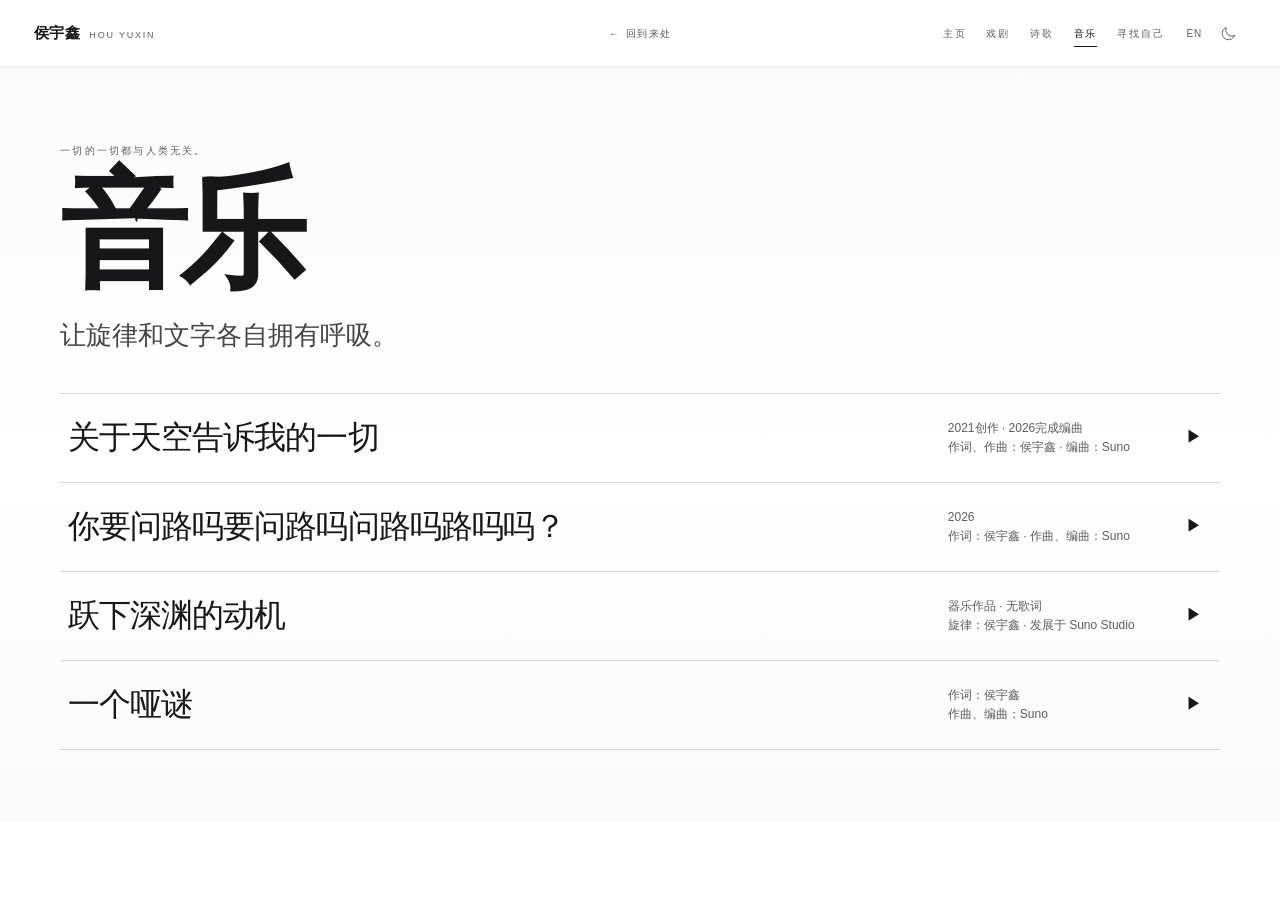
<file: music.html>
<!doctype html><html lang="zh-CN"><head><meta charset="utf-8"><meta name="viewport" content="width=device-width,initial-scale=1"><title>音乐 — 侯宇鑫</title><script src="theme.js?v=20261116-editorial3"></script><link rel="stylesheet" href="shared.css?v=20261029-native-scrollport7"><link rel="stylesheet" href="music.css?v=20261008-lyrics-scroll-noframe2"><script src="navigation.js?v=20261008-fade1400"></script><link rel="stylesheet" href="language.css?v=20261114-credits1"><link rel="stylesheet" href="theme.css?v=20261122-entry-bg1"><link rel="icon" href="favicon.ico?v=20261114-door2" type="image/x-icon" sizes="16x16 32x32 48x48"><link rel="icon" href="favicon.svg?v=20261114-door2" type="image/svg+xml" sizes="any"><link rel="icon" href="favicon.png?v=20261114-door2" type="image/png" sizes="32x32"><link rel="icon" href="favicon-192.png?v=20261114-apple1" type="image/png" sizes="192x192"><link rel="apple-touch-icon" sizes="180x180" href="apple-touch-icon.png"><link rel="apple-touch-icon" sizes="167x167" href="apple-touch-icon-167x167.png"><link rel="apple-touch-icon" sizes="152x152" href="apple-touch-icon-152x152.png"><script async defer src="https://cloud.umami.is/script.js" data-website-id="fda75079-483e-4f40-b21d-a5d85979b600" data-domains="echyox.com,www.echyox.com" data-exclude-search="true" data-exclude-hash="true" data-do-not-track="true" referrerpolicy="origin"></script>
<!-- Page metadata: SEO and social sharing -->
<meta name="description" content="侯宇鑫的歌曲与器乐作品，在线聆听，中文歌词及创作署名。 Listen to songs and instrumental pieces in Yuxin Hou’s music archive, with original Chinese lyrics where applicable and full creative credits." data-description-en="Listen to songs and instrumental pieces in Yuxin Hou’s music archive, with original Chinese lyrics where applicable and full creative credits.">
<link rel="canonical" href="https://echyox.com/music.html">
<meta property="og:title" content="音乐 MUSIC — Yuxin Hou">
<meta property="og:type" content="website">
<meta property="og:url" content="https://echyox.com/music.html">
<meta property="og:site_name" content="ECHYOX">
<meta property="og:description" content="保存过去，也向尚未发生的一切保持开放。">
<meta property="og:image" content="https://echyox.com/assets/social/echyox-share.png">
<meta property="og:image:type" content="image/png">
<meta property="og:image:width" content="1200">
<meta property="og:image:height" content="630">
<meta property="og:image:alt" content="ECHYOX — an H-shaped, half-open door symbol and the HOU YUXIN wordmark">
<meta name="twitter:card" content="summary_large_image">
<meta name="twitter:title" content="音乐 MUSIC — Yuxin Hou">
<meta name="twitter:description" content="保存过去，也向尚未发生的一切保持开放。">
<meta name="twitter:image" content="https://echyox.com/assets/social/echyox-share.png">
<meta name="twitter:image:alt" content="ECHYOX — an H-shaped, half-open door symbol and the HOU YUXIN wordmark">
</head><body><div class="stage-surface" aria-hidden="true"></div><header class="site-head"></header><main class="page"><section id="trackList"><span class="eyebrow">一切的一切都与人类无关。</span><h1 class="page-title">音乐</h1><p class="page-intro reveal">让旋律和文字各自拥有呼吸。</p><div class="track-list"><button class="track-button reveal" data-track="sky"><span class="track-title">关于天空告诉我的一切</span><span class="track-meta">2021创作 · 2026完成编曲<br>作词、作曲：侯宇鑫 · 编曲：Suno</span><span>▶</span></button><button class="track-button reveal" data-track="ask"><span class="track-title">你要问路吗要问路吗问路吗路吗吗？</span><span class="track-meta">2026<br>作词：侯宇鑫 · 作曲、编曲：Suno</span><span>▶</span></button><button class="track-button reveal" data-track="abyss"><span class="track-title">跃下深渊的动机</span><span class="track-meta">器乐作品 · 无歌词<br>旋律：侯宇鑫 · 发展于 Suno Studio</span><span>▶</span></button><button class="track-button reveal" data-track="riddle"><span class="track-title">一个哑谜</span><span class="track-meta">作词：侯宇鑫<br>作曲、编曲：Suno</span><span>▶</span></button></div></section><section id="playerView" class="player-view" hidden><div class="song-grid"><aside class="player-side"><span id="songMeta" class="eyebrow"></span><h2 id="songTitle"></h2><div id="songCredit" class="credit"></div><audio id="songAudio" controls preload="metadata"></audio></aside><article class="lyric-panel" aria-labelledby="lyricsLabel"><header class="lyrics-head"><h3 id="lyricsLabel">歌词</h3><span id="lyricsHint">上下滑动</span></header><div class="lyrics-viewport"><div id="songLyrics" class="lyrics" role="region" tabindex="0" aria-label="歌词，可单独上下滚动"></div></div></article></div></section></main><script>window.TRACKS={"sky": {"title": "关于天空告诉我的一切", "meta": "2021创作 · 2026完成编曲", "credit": "作词、作曲：侯宇鑫 · 编曲：Suno", "src": "assets/audio/about-sky.mp3", "lyrics": "天空铺满大地\n过去的星星被记起\n我在夜里为你唱一首歌\n歌唱古老的宿命与爱情\n\n今夜我在歌唱\n唱着关于你的过去\n请你相信 我爱你\n\n你在黑夜里老去\n消逝的故事被提起\n今夜的天空里没有星星\n今夜我为你拉响手风琴\n\n今夜我在想你\n想念你悲伤的眼睛\n不要忘记 我爱你\n\n醒来啊 古老的身体\n回去啊 破碎的记忆\n我在老去之后 看着你\n我在死去之后 这样爱你\n\n快来吧 别让我悲伤\n复活吧 年轻的生命\n死去的我 的记忆\n我在天空下 铭记你\n\n星光缀满大地你看见吗\n我们的过去被埋葬啊\n呜⋯就别想它\n呜⋯悲伤啊\n\n星光落向大地你看见吗\n世界的眼睛被遮住啦\n呜⋯就别想啦\n呜…就算了吧"}, "ask": {"title": "你要问路吗要问路吗问路吗路吗吗？", "meta": "2026", "credit": "作词：侯宇鑫 · 作曲、编曲：Suno", "src": "assets/audio/ask-road.mp3", "lyrics": "是谁封住了我的嘴巴不许我出声\n是谁高高挥舞旗帜规定我只能蒙尘\n是谁明码标价了我的爱和欲望\n是谁让我总有那么多的事要想\n\n为什么非要通过斗争把一切扫干净\n为什么非要零和博弈才能定下输和赢\n为什么道理和上帝总是不能被分清\n为什么正襟此身的人最后总陷于污泥\n\n幽暗的隧道究竟何时能走尽\n我要什么时候才能变得有钱又有名\n如果代价是用交换灵魂来证明\n不好意思我现在可瞧不见它的踪影\n\n哈哈哈哈哈哈哈哈哈哈哈\n哈哈哈哈哈哈哈哈哈哈哈\n哈哈哈哈哈哈哈哈哈哈哈\n唉！\n谁让你唉的！给我继续——\n哈哈哈哈哈\n\n网络智能体为什么突然登陆不上去\n没有它我该怎么思考宏大微小的问题\n我还发现自己的心理素质越来越不行\n约女孩上床以前总缺乏一些基本的底气\n\n目前而言我不会允许自己有这样的机会\n对她的爱和思念总在心里偷偷作祟\n我不知道我的道德水平强还是不强\n明白或不明白爱是什么的人都是流氓\n\n干什么为什么图什么总那么严肃\n嘻嘻哈哈反正好过一天到晚找不到路\n它们给这种行为取了个名字叫躺平\n究竟该怎么做对我们而言难道不是个谜\n\n哈哈哈哈哈哈哈哈哈哈哈\n哈哈哈哈哈哈哈哈哈哈哈\n哈哈哈哈哈哈哈哈哈哈哈\n啊？\n谁让你啊的？给我接着——\n哈哈哈哈哈！\n\n现在是凌晨三点半我目睹着幽静\n获得与失去好像都意味着同样的迷局\n总是重复拉扯反正最后总会陷进\n有没有可能世界上的所有人其实都是傻逼\n\n作为一首歌它当然需要意义的收束\n找不到意义好像也并不就意味着酷\n还是让我的嘴和心继续沉浸于蒙蔽\n谁究竟能给价值下个如其所是的定义\n\n让我们一起哈哈哈哈哈哈哈哈哈哈\n可千万不要再去想高深莫测的问题\n让我们一起哈哈哈哈哈哈哈哈哈哈\n干点啥呢不如一起刷刷红果的短剧\n\n哈哈哈哈哈哈哈哈哈哈哈\n我可真是求求你\n哈哈哈哈哈哈哈哈哈哈哈\n千万别指望能获得一些基本的怜悯\n\n好了好了就让世界随它去\n关闭你可怜的悲伤和愁绪\n不要再去想高深莫测的问题\n我们一言为定\n\n啦啦啦啦啦啦啦啦啦\n啦啦啦啦啦啦啦啦啦"}, "abyss": {"title": "跃下深渊的动机", "meta": "器乐作品 · 无歌词", "credit": "旋律：侯宇鑫 · 发展于 Suno Studio", "src": "assets/audio/leap-into-abyss.mp3", "lyrics": ""}, "riddle": {"title": "一个哑谜", "meta": "", "credit": "作词：侯宇鑫 · 作曲、编曲：Suno", "src": "assets/audio/one-riddle.mp3", "lyrics": "多笑一笑\n眉眼就变弯，浮现月牙\n怎样的四季都不算可怕\n\n多笑一笑\n在湖上的桥，看见光亮\n下山之前一定把手牵上\n\n多笑一笑\n去唱一首歌，蹦蹦跳跳\n慌乱的世界会有个依靠\n\n多笑一笑\n把发圈接过，戴在手上\n再大的困难也变得渺小\n\n离别好像并没有过去多久\n你会不会也同样想念\n是不是分别以后才有资格留恋\n被称为爱的在记忆里休眠\n\n总是越要努力忘记 就越要浮现\n那些风雨交加和泪水延绵\n你猜得正确 我不知该怎样向前\n据说岁月的模型不会停止演变\n\n多笑一笑\n用身体依靠，吻会落下\n脸红以后千万不要害怕\n\n多笑一笑\n坐在后座上，不要打闹\n要找到路才能将你拥抱\n\n多笑一笑\n看荧幕的光，洒向何方\n确信只够把你的侧脸照亮\n\n多笑一笑\n天真又决绝，许下宏愿\n总不敢太近，也不甘太远\n\n说过却没实现的话算不算欺骗\n人声喧嚣里我把你看见\n你坐在我身边以后我会胆怯\n只能控制自己屏蔽一切\n\n看不出的一些变化好像才可怜\n谁会想离谁越来越远\n总发誓要把你永久忘却\n这是一句谎言 当你再次出现\n\n呜——\n多笑一笑\n呜——\n笑一笑\n呜——\n笑一笑\n呜——\n笑一笑"}};</script><script src="site.js?v=20261009-no-spotlight1"></script><script src="scroll-boundary.js?v=20261029-native-scrollport7"></script><script src="music.js?v=20261008-lyrics-scroll-use1"></script><script src="audio-keyboard.js?v=20261009-space-focus2"></script><script src="language.js?v=20261116-verified5"></script></body></html>
</file>
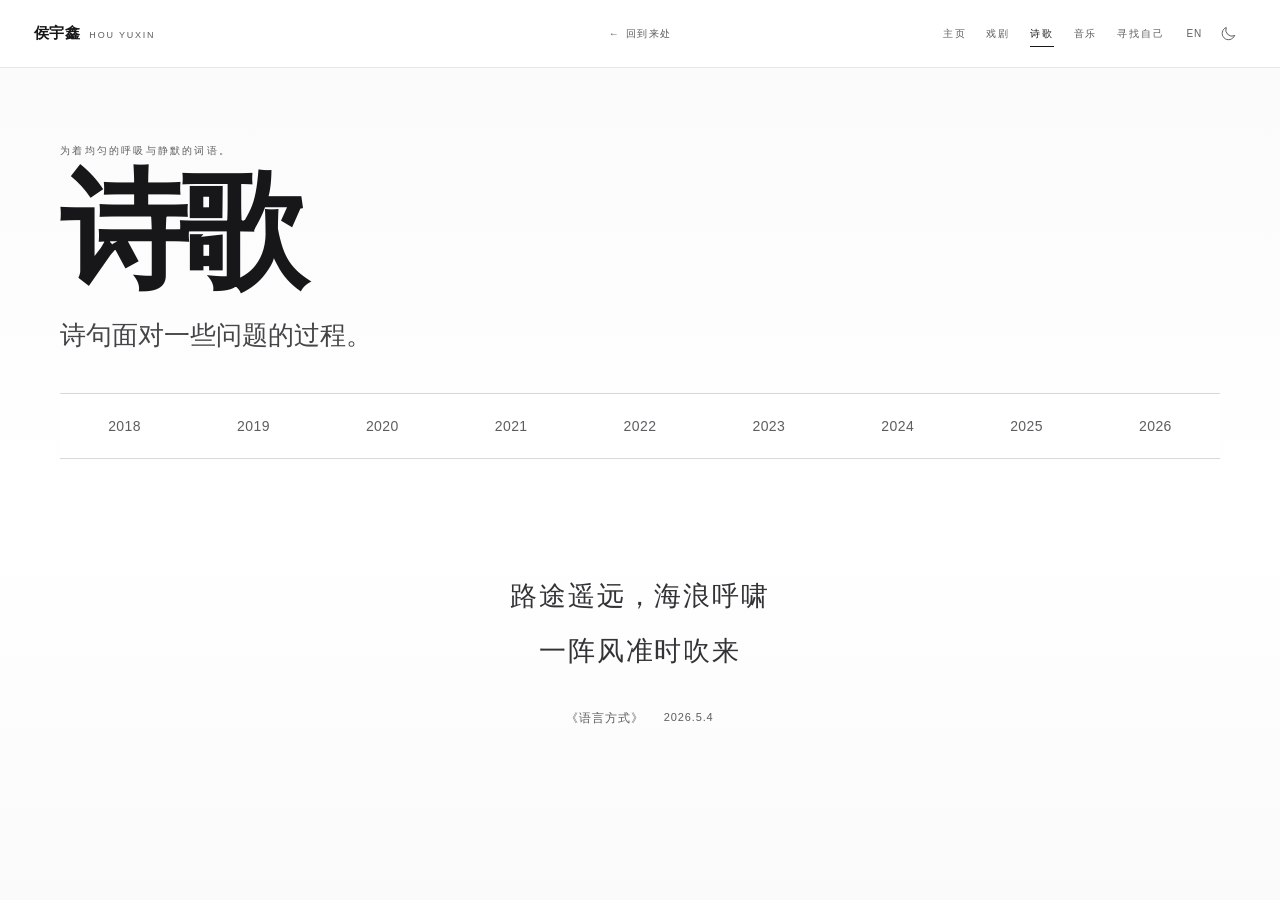
<file: poetry.html>
<!doctype html><html lang="zh-CN"><head><meta charset="utf-8"><meta name="viewport" content="width=device-width,initial-scale=1"><title>诗歌 — 侯宇鑫</title><script src="theme.js?v=20261116-editorial3"></script><link rel="stylesheet" href="shared.css?v=20261029-native-scrollport7"><link rel="stylesheet" href="poetry.css?v=20261010-width1"><script src="navigation.js?v=20261008-fade1400"></script><link rel="stylesheet" href="language.css?v=20261114-credits1"><link rel="stylesheet" href="theme.css?v=20261122-entry-bg1"><link rel="icon" href="favicon.ico?v=20261114-door2" type="image/x-icon" sizes="16x16 32x32 48x48"><link rel="icon" href="favicon.svg?v=20261114-door2" type="image/svg+xml" sizes="any"><link rel="icon" href="favicon.png?v=20261114-door2" type="image/png" sizes="32x32"><link rel="icon" href="favicon-192.png?v=20261114-apple1" type="image/png" sizes="192x192"><link rel="apple-touch-icon" sizes="180x180" href="apple-touch-icon.png"><link rel="apple-touch-icon" sizes="167x167" href="apple-touch-icon-167x167.png"><link rel="apple-touch-icon" sizes="152x152" href="apple-touch-icon-152x152.png"><script async defer src="https://cloud.umami.is/script.js" data-website-id="fda75079-483e-4f40-b21d-a5d85979b600" data-domains="echyox.com,www.echyox.com" data-exclude-search="true" data-exclude-hash="true" data-do-not-track="true" referrerpolicy="origin"></script>
<!-- Page metadata: SEO and social sharing -->
<meta name="description" content="侯宇鑫2018至2026年的诗歌档案，按年份浏览，收录中文诗歌原文。 Browse Yuxin Hou’s poetry archive from 2018 to 2026 by year. Poems are presented in their original Chinese." data-description-en="Browse Yuxin Hou’s poetry archive from 2018 to 2026 by year. Poems are presented in their original Chinese.">
<link rel="canonical" href="https://echyox.com/poetry.html">
<meta property="og:title" content="诗歌 POETRY — Yuxin Hou">
<meta property="og:type" content="website">
<meta property="og:url" content="https://echyox.com/poetry.html">
<meta property="og:site_name" content="ECHYOX">
<meta property="og:description" content="保存过去，也向尚未发生的一切保持开放。">
<meta property="og:image" content="https://echyox.com/assets/social/echyox-share.png">
<meta property="og:image:type" content="image/png">
<meta property="og:image:width" content="1200">
<meta property="og:image:height" content="630">
<meta property="og:image:alt" content="ECHYOX — an H-shaped, half-open door symbol and the HOU YUXIN wordmark">
<meta name="twitter:card" content="summary_large_image">
<meta name="twitter:title" content="诗歌 POETRY — Yuxin Hou">
<meta name="twitter:description" content="保存过去，也向尚未发生的一切保持开放。">
<meta name="twitter:image" content="https://echyox.com/assets/social/echyox-share.png">
<meta name="twitter:image:alt" content="ECHYOX — an H-shaped, half-open door symbol and the HOU YUXIN wordmark">
</head><body><div class="stage-surface" aria-hidden="true"></div><header class="site-head"></header><main class="page poetry-page"><span class="eyebrow">为着均匀的呼吸与静默的词语。</span><h1 class="page-title">诗歌</h1><p class="page-intro reveal">诗句面对一些问题的过程。</p><nav id="poetryYears" class="poetry-years" aria-label="按年份阅读诗歌" hidden></nav><div id="poetryStage" class="poetry-stage"><section id="poetryEntry" class="poetry-entry" aria-label="诗歌扉页"><p class="poetry-verse"><span>路途遥远，海浪呼啸</span><span>一阵风准时吹来</span></p><p class="poetry-entry-meta"><span>《语言方式》</span><time datetime="2026-05-04">2026.5.4</time></p></section><div id="poetryDirectory" class="poetry-directory" role="region" aria-label="诗歌目录" hidden><div class="poetry-archive" id="poetryArchive"><section class="year-group" hidden><header class="year-head"><h2 class="year-label">2018</h2><span class="year-count"></span></header><div class="poem-list"><article class="poem reveal" id="poem-01"><button type="button" class="poem-open" aria-haspopup="dialog" aria-controls="poemReader"><span class="poem-title">没有，虚无</span><span class="poem-date">2018.5</span><span class="poem-arrow" aria-hidden="true">↗</span></button><div class="poem-text" hidden>一，二，三，四个人死去
五，六，七，八个人重生
一，二，七，八个人上吊
三，四，五，六个人割腕
八，七，六，五个人活着
四，三，二，一个人埋葬
为什么？
没有为什么
只有死亡
没有重生
谁死了
谁活着
花儿落下
鲜血流出
享受
痛苦
不堪
远去
何谓重生
没有重生
嬉笑的
怒骂的
骄傲的
活着的
远去
带着罪恶与死亡
远去
没有重生
只有死亡
哈姆雷特
落下了</div></article><article class="poem reveal" id="poem-02"><button type="button" class="poem-open" aria-haspopup="dialog" aria-controls="poemReader"><span class="poem-title">午后</span><span class="poem-date">2018.5</span><span class="poem-arrow" aria-hidden="true">↗</span></button><div class="poem-text" hidden>璀璨的阳光
铺在
未至的道路上
欢呼着，奔跑着
抬头望向
挤在一起的云朵
嬉笑着，打闹着
路边的一个收破烂的老奶奶
聚在一起抽烟喝酒的中年人
坐在马路牙子上等车的玩手机的人
瓶子里的水倒出来了
泡泡跳跃着
递给她
双手
诚挚地
弯下了腰
推着车
我看着她
有人看着我吗
漂泊者
开辟者
飞向了，远去
是否有金黄色的麦田
浪花朵朵着
耀眼的</div></article><article class="poem reveal" id="poem-03"><button type="button" class="poem-open" aria-haspopup="dialog" aria-controls="poemReader"><span class="poem-title">夜晚</span><span class="poem-date">约2018.4—2018.5</span><span class="poem-arrow" aria-hidden="true">↗</span></button><div class="poem-text" hidden>无所谓思考
也无所谓任何
何谓痛苦？
不知是否要与这美妙的
忧愁的
内心怅然的情感和解
黑夜给黑夜打上暗淡的追光
我在风中
烟丝在燃烧
欲望在膨胀
生命在发狂
人，
人。</div></article><article class="poem reveal" id="poem-05"><button type="button" class="poem-open" aria-haspopup="dialog" aria-controls="poemReader"><span class="poem-title">五十年后，永恒之前</span><span class="poem-date">2018.8</span><span class="poem-arrow" aria-hidden="true">↗</span></button><div class="poem-text" hidden>当我再次
抚摸着它的斑纹
再一次
梦回白昼，黑夜和离别
生根发芽的她们
念念不忘的她们
天空中偶尔飘过几朵奇形怪状的云
草地上传来的
是它的香气与欢声笑语
看，鸽子在飞
天空多蓝
再一次在这样念念不忘
我的皱纹，白发与沧桑
奇形怪状
念念不忘
现在老去吧
现在回来吧</div></article><article class="poem reveal" id="poem-06"><button type="button" class="poem-open" aria-haspopup="dialog" aria-controls="poemReader"><span class="poem-title">女神</span><span class="poem-date">2018.8</span><span class="poem-arrow" aria-hidden="true">↗</span></button><div class="poem-text" hidden>高耸入云的城市，大楼与村庄
低头可见的森林，海洋和曙光
女神
你伫立在云朵那端的天堂
你坐在那里
脸上带着微笑与安详</div></article><article class="poem reveal" id="poem-04"><button type="button" class="poem-open" aria-haspopup="dialog" aria-controls="poemReader"><span class="poem-title">命数的牢笼</span><span class="poem-date">2018.8.13</span><span class="poem-arrow" aria-hidden="true">↗</span></button><div class="poem-text" hidden>命数
牢笼
犹如一扇吱吱呀呀
被徐徐推开的破旧木门
柴米油盐
琴棋书画
牢笼
透着暗淡的光
命数
怀着不可言说的神秘微笑
窗外草长莺飞
什么是命
什么是笼
每个人都是鸽子
鸽子是禽兽
我
妄想着
顽强地
拼命地
面对
打败
死亡
命数
命运
牢笼</div></article><article class="poem reveal" id="poem-07"><button type="button" class="poem-open" aria-haspopup="dialog" aria-controls="poemReader"><span class="poem-title">公元某年的村庄（组诗）</span><span class="poem-date">2018.8.15</span><span class="poem-arrow" aria-hidden="true">↗</span></button><div class="poem-text" hidden>村庄
夕阳
在山的那头有一座小小的村庄
百十来户人，幸福安康
农夫们扛着农具有说有笑
厨房里的妻子正在做饭
炕上的老娘忙着修补衣裳
村东头的女人刚生了娃
村西头的男人赶忙回家
在山的那头有一座他们生活着的村庄
月光
它发生在公元某年的村庄
姑娘
这一家的姑娘刚满十六
求亲的媒婆踏平了门槛
她吆喝着牛
清脆地
“牛哎——你快些走。”
她的发际留有野花的馨香
她趴在窗棂上笑着
望着夕阳
听着村庄
想着新郎
盼着远方
母亲
在月光披散下来的夜晚
年轻的母亲抱着妻子
纤细的手臂环着
古老而宁静的歌谣从她的嘴里唱出来了
在夜色中
院前的桂树散了枝芽
年轻的母亲束着头发
婚姻
她的大半辈子都生活在公元某年的村庄
隔壁老二家的女儿刚刚出嫁
迎亲的喇叭吹得她恍惚
她是这样轻盈地踏上花轿
她也曾这样轻盈地踏上花轿
那还是在公元某年的村庄
红晕浮现
转过身
想着家里漏水的瓦片
这是她生活着的公元某年的村庄
死亡
传说里
那个头发有着野花馨香味道的女孩
是这样死去的
月光照在她的身上
照在她满是皱纹的脸上
照在她粗壮的手臂和小腿上
那一夜
她又回到了那个公元某年的村庄
她骑在牛上
唱着，笑着
那是什么时候？
哦
是在那公元某年的村庄
她死去的时刻
没有痛苦
无需感伤
没有悲悯
歌声四起
村庄
这就是那公元某年的村庄
百十来户人，幸福安康
每一天都努力地活着
每个人都愿意张开手臂拥抱
群山，田野，月光与远方
这就是她们生活着的公元某年的村庄
有痛苦，有悲伤
但也有朝霞与曙光
这就是她生活着的公元某年的村庄
这是一生
这是故乡</div></article><article class="poem reveal" id="poem-08"><button type="button" class="poem-open" aria-haspopup="dialog" aria-controls="poemReader"><span class="poem-title">浮舟于世</span><span class="poem-date">2018.8.22</span><span class="poem-arrow" aria-hidden="true">↗</span></button><div class="poem-text" hidden>我和谁站在
成熟的稻田上
任由
风过云卷雨舒
稻田成熟了
风过
我们站着，相互拥抱
云过
我们躺着，咀嚼稻香
雨过
我们早已离去，不见踪影
树
扎了许多根
人
消散在风中</div></article><article class="poem reveal" id="poem-09" data-draft-date="2018.8.28"><button type="button" class="poem-open" aria-haspopup="dialog" aria-controls="poemReader"><span class="poem-title">我</span><span class="poem-date">2018．9.2</span><span class="poem-arrow" aria-hidden="true">↗</span></button><div class="poem-text" hidden>我独自一人
面前是汪洋大海
是不可通透的现在
是已被注定好的过去
是渺茫的未来
我独自一人
不得不忍着伤痛
将面前无尽的荆棘路一步步走完
四周是荒芜的野草
耳边是她的叮咛
头顶是灿烂的星空
身后是一座座墓碑</div></article><article class="poem reveal" id="poem-10"><button type="button" class="poem-open" aria-haspopup="dialog" aria-controls="poemReader"><span class="poem-title">三年后，梦里开的花</span><span class="poem-date">2018.9.20</span><span class="poem-arrow" aria-hidden="true">↗</span></button><div class="poem-text" hidden>那些痛苦，伤感都似乎离我而去
它们曾像针一样刺痛我的灵魂
东边的桥，西边的院
路被光洒下一片斑驳的树阴
而你却不见踪迹
教这世间无数千疮百孔的灵魂该去哪里
捕捉你巧笑嫣然的光影
晨钟，暮鼓，欢声，笑语
唤醒了你的指尖的光亮
天使般的声音留于荒诞的人世间
这是上帝给予孤独的灵魂最后的献礼
世界籍你的温柔
予我以爱，希冀与光明
让我得以睁开眼睛
眺望这繁华美丽却苍茫孤寂的大地
让我得以张开双臂
拥抱你透明纯净且满是爱意的心灵</div></article><article class="poem reveal" id="poem-11"><button type="button" class="poem-open" aria-haspopup="dialog" aria-controls="poemReader"><span class="poem-title">玛吉阿玛</span><span class="poem-date">2018．10.6</span><span class="poem-arrow" aria-hidden="true">↗</span></button><div class="poem-text" hidden>他站在苍穹之顶
遥望着即将出现的霞影
他把爱寄托在情人的身体里
怀着孤勇将它找寻
在情人温热的怀抱里
他找寻着自己
在雪域高原的布达拉宫里
在绿草如茵的青海湖边
爱情
让他的灵魂多了一份烙印
他死亡，他遁去
他的故事被传颂
他的诗句被提起
六世达赖将在何处安息
青藏高原上没有了他的痕迹
徒留遗憾在人世间悲鸣</div></article><article class="poem reveal" id="poem-12"><button type="button" class="poem-open" aria-haspopup="dialog" aria-controls="poemReader"><span class="poem-title">岁月</span><span class="poem-date">2018.11.15</span><span class="poem-arrow" aria-hidden="true">↗</span></button><div class="poem-text" hidden>被吞噬的牢笼
它在我的心中就地扎根
被打磨殆尽的过往
被洗涤干净的人间
人类有多少苦难
就有多少悲欢
在世间最黑暗的地方死去
我的一切
我将它们掩埋在风里
任时光将它们驱散得一干二净
那些灿烂的
令人心驰神往的冬天
将会在何处重现
而我
又会在何处重生</div></article><article class="poem reveal" id="poem-13"><button type="button" class="poem-open" aria-haspopup="dialog" aria-controls="poemReader"><span class="poem-title">浩荡，茫茫</span><span class="poem-date">2018.11.27</span><span class="poem-arrow" aria-hidden="true">↗</span></button><div class="poem-text" hidden>当一切回到熟悉的原点
过往在交错的路口举棋不定
太阳洒下光芒的每个刹那
上帝从天堂降临
谱写着光芒万丈的神秘
世间苟活着的动物
它们靠什么去获得上帝的恩赐
在黑暗被光明驱散的瞬间
人与世界和解
这些痛苦的人
永恒和重生被获取
他们再也不必在局部的生命里获取绝望的全息
答案
活着的人都无从知晓</div></article></div></section><section class="year-group" hidden><header class="year-head"><h2 class="year-label">2019</h2><span class="year-count"></span></header><div class="poem-list"><article class="poem reveal" id="poem-14"><button type="button" class="poem-open" aria-haspopup="dialog" aria-controls="poemReader"><span class="poem-title">贫民窟</span><span class="poem-date">2019.2.10</span><span class="poem-arrow" aria-hidden="true">↗</span></button><div class="poem-text" hidden>草长莺飞的美好事物终究不能在这里生长
流氓，小偷，妓女和嫖客共生在暗天无日的城市里
垃圾
污浊不堪的空气
病入膏肓的人们和罪恶聚集
这里的人脱离一切概念独自存活
他们不朽</div></article><article class="poem reveal" id="poem-18"><button type="button" class="poem-open" aria-haspopup="dialog" aria-controls="poemReader"><span class="poem-title">九行诗</span><span class="poem-date">2019.3</span><span class="poem-arrow" aria-hidden="true">↗</span></button><div class="poem-text" hidden>这是在内心荒芜的废墟上重建的诗句
没有了所有的语焉不详和深不见底
诗句
它只是描绘灵魂的工具
为何我将其看作世界超度人类的方式
我的心已然荒凉
在黑暗的过去挣扎
我已死在悲伤的过去
大风正从遥远的北方吹来</div></article><article class="poem reveal" id="poem-15"><button type="button" class="poem-open" aria-haspopup="dialog" aria-controls="poemReader"><span class="poem-title">雨夜</span><span class="poem-date">2019.3.4</span><span class="poem-arrow" aria-hidden="true">↗</span></button><div class="poem-text" hidden>灯光
在房间里闪烁不定
一切夏日的记忆在这里交替
希望
在我的生命里彻底绝迹
被雨打湿的蝉鸣
该去哪里
获取生命最好的消息</div></article><article class="poem reveal" id="poem-16"><button type="button" class="poem-open" aria-haspopup="dialog" aria-controls="poemReader"><span class="poem-title">海洋</span><span class="poem-date">2019.3.13</span><span class="poem-arrow" aria-hidden="true">↗</span></button><div class="poem-text" hidden>一
风将海浪吹醒
深邃的水透着七彩的光
太阳从海平面上升起
一同升起的还有蓝色的波光隐隐
翻滚着的海水与白色的积云
它们从没有泄露任何踪迹
即使他们一如动物般孤单
海鸥的翅膀上闪着金光
它们在美好中不断地俯冲，前行
这一切优美的生灵
共生于母亲的怀抱里
它们在人间苟且地活着
汹涌地轰鸣
二
此刻阳光很热
尽管微风正在吹起
过去的记忆从远方涌开
在海面上现出一副绝美的光景
印象的诗句
海上的圣洁光芒是我的心
孤寂着，守望着
流浪
在不远处宁静的山坡上栖息</div></article><article class="poem reveal" id="poem-17"><button type="button" class="poem-open" aria-haspopup="dialog" aria-controls="poemReader"><span class="poem-title">未来·想象光明·原野·十九岁</span><span class="poem-date">2019.3.15</span><span class="poem-arrow" aria-hidden="true">↗</span></button><div class="poem-text" hidden>我看见
那静默着的伫立在茫茫黑夜上的灯塔
长久以来它未曾明亮
未来
就藏在这无边无际的黑夜中
时隐时现地张开着怀抱
过去被历史蚕食
岸边燃着的篝火
那微弱的光
指引着我不可告人的过去
而现在
那灯塔闪耀着足以驱散世界所有黑暗的光明
那五颜六色的光
那站在灯塔上眺望着的
我深爱着的
海的女儿
我清楚地看到她逆着海风于光芒向我招手
那是未来
那是战士坚信着的光明的未来
海浪在咆哮
黑暗即将覆盖光明
从岸边到那遥不可及的灯塔
无非从地狱到天堂的距离
为了这醒目而愤怒的光
革命者已然重生
孤独的殉道者即使死去
他也会毫不犹豫地这样做：
手持火炬，奔向苍穹，涌向光明</div></article><article class="poem reveal" id="poem-19" data-draft-date="2019.3.31"><button type="button" class="poem-open" aria-haspopup="dialog" aria-controls="poemReader"><span class="poem-title">姐姐，今晚你死去</span><span class="poem-date">2019.4.1</span><span class="poem-arrow" aria-hidden="true">↗</span></button><div class="poem-text" hidden>姐姐，今晚你死去
我在西藏南边的山谷里
消失了风笛和祷告的声音
人们在叹息
此刻我的身边没有尸体
姐姐，今晚你死去
那成群结队的海浪边的气息
在风里吹向我的过去
姐姐，今晚你死去
带着尚未完成的理想和爱情
夕阳在朝圣的梦里
你在流浪的路上
心底发出一声叹息
天空下飞过的一群大雁的痕迹
云里柔软着的你的发髻
我将往事翻起
姐姐，今晚你死去
伴着喇嘛的歌声与天使之名
姐姐，今晚我在西藏
我是诗人
我不会一直死亡
他们——
那些在我身边游荡着的魂灵
他们徒有肉体
他们终会死去
姐姐，今晚你死去
在海鸥与海风声中埋进泥土
我们重聚在天堂万里无云的光里
姐姐，今晚你死去
在吹遍旷野的风里
萤火旁的山间小溪
麦田里拥抱着的我们
山谷里燃烧的篝火
山顶上奔跑着的羊群
铁道上传来的马的悲鸣
记忆回溯美好的消息
姐姐，今晚我纪念你
姐姐，今晚我祭奠你
你的墓碑上会有我写的墓志铭
姐姐，今晚我爱你
姐姐，今晚我为你拉响手风琴</div></article><article class="poem reveal" id="poem-20"><button type="button" class="poem-open" aria-haspopup="dialog" aria-controls="poemReader"><span class="poem-title">破晓之前的挽歌</span><span class="poem-date">2019.4.14</span><span class="poem-arrow" aria-hidden="true">↗</span></button><div class="poem-text" hidden>在森林里
我为荒凉的时光赋一首长诗
静谧的桦树林
死去的姑娘
远方依稀浮现着的早已荒芜的田野
在破旧的火车站里低声吟唱
我依旧怀念着她
希冀着当风吹来之前
我从未离开过树林
枯木上停留的红蜻蜓
我伸出手
划破了光
她离去
沉默着在树影里飞驰
叶子落下
昏暗的房子里光闪进来
再见
她在寂寥的森林里迷失方向
我在生命里寻觅她的足印
我因此在森林里陷入不幸
她披散着的头发亘古不变
像一条蜿蜒的河
像永恒的歌</div></article><article class="poem reveal" id="poem-21"><button type="button" class="poem-open" aria-haspopup="dialog" aria-controls="poemReader"><span class="poem-title">世界的最后边际</span><span class="poem-date">2019.4.18—2019.4.20</span><span class="poem-arrow" aria-hidden="true">↗</span></button><div class="poem-text" hidden>很久以前
我有一座花园
我的灵魂寄居在那里
静默着
倾听风吹来的声音
每到春天
湿润的空气和泥土的清香萦绕在我的耳际
那儿繁花似锦
所有的悲伤都离我远去
我不会再为身处生命的绝境而哭泣
我和我的姐姐以及内心的精灵一同生活在那里
我们在花园中间的小木屋里嬉戏
围坐在一起取暖
谈论着他们从未聊过的话题
我们在用树叶铺成的床上小憩
阳光进来
外面没有雨滴</div></article><article class="poem reveal" id="poem-22"><button type="button" class="poem-open" aria-haspopup="dialog" aria-controls="poemReader"><span class="poem-title">即使光明隐匿黑暗之中</span><span class="poem-date">2019.4.28</span><span class="poem-arrow" aria-hidden="true">↗</span></button><div class="poem-text" hidden>四周围绕着的
是沉浸在黑暗里的荒原
荒诞的无限空间正被无限消解
斗士在火焰中燃烧
在即将升起黎明的前夜独自前行
他的身边必将没有太阳
他的路途必将暗无天日
他须寻觅光明
在涅槃寂静中骤然重生
原世一片混沌
他手持火炬，仰天高呼：
“光！”
即使光明隐匿黑暗之中
他必是一个斗士
即使躯壳破碎
他必在王位上扬起船帆</div></article><article class="poem reveal" id="poem-26"><button type="button" class="poem-open" aria-haspopup="dialog" aria-controls="poemReader"><span class="poem-title">斜阳在末日到来之前的天空高悬（组诗）</span><span class="poem-date">2019.5</span><span class="poem-arrow" aria-hidden="true">↗</span></button><div class="poem-text" hidden>1.
太阳的儿子——他生于大地
他是一个被救上岸的溺水者
人们将他救上岸却背弃了他
他一人坐在海岸
救下了被时间砍伐的少女
她说：
我绝不背弃你
他微笑着流下泪来
他不能存在或死去
于是他开始祭奠麦田里的风
他在来往于他身边的动物的呼吸声中渴望着大地
而并不渴望太阳
他的命运即太阳的命运——
爆裂燃烧后骤然熄灭
他的使命是取下王冠
取下王冠后生命即宣告终结
他是被花朵戴上桂冠的诗人
也是杀死太阳的凶手
他杀死太阳却奔向太阳
此刻他与女孩坐在岸边
面对海洋一言不发
2.
诗句
诗句是记忆里的回望
它诉说故事
诗人在写诗时回到过去
回到每个被砍下头颅的夜晚
他回到过去
却无法回到现在
于是诗人就这样死去
不带走任何消息
3.
诗人
他在女孩温热的怀抱里寻觅诗句
女孩干净的身体未曾远离
诗人感受温暖
借以安慰内心的孤寂
在人群里
诗人与少女相遇
他们相爱
在伊甸园里回到时间伊始
诗人看着太阳伟岸的身躯
对着光明歌颂少女
诗人内心的孤坟就这样开遍鲜花
太阳也在此刻开始升起
诗人被少女的怀抱融化
被少女的嘴唇融化
被少女的身体融化
故事开始被讲起
诗人未曾离去
女孩未曾离去
他们在夜空下与月光玩耍
在来自天堂的风吹拂的地方
他们相遇
天空中闪耀的恒星
指引他们寻找爱情
在无尽的时光里
诗人与少女一同长大
诗人与少女一同寻找诗句
诗人与少女未曾孤寂
诗人与少女永不会老去
4.
人们在天堂里死去
在低矮的坟墓里重生
年老的姑娘守着沧桑
森林树洞里的自然精灵昼伏夜出
故事也就在这里发生
我——一位长途旅行者
在世间跋涉
讲述远古史诗
卸下沉重的盔甲
提笔撰写史诗
遥望着年老的姑娘
我为此而愤怒
故事不应在此处结束
我回到过去
重逢年轻的姑娘
在大河边上我们相拥而泣
眼泪汇入大河成为大河
大河滔滔不绝流向天堂
年轻的姑娘世间永远暂停
我砍柴做饭守护少女
时间在大河中消逝
我亲吻大河
大河变成女孩对我微笑
大河
两个女孩
从遥远的过去继续活着
于是我死去
放弃天堂进入谎言的地狱
5.
在不久前
时间归来的斜阳里
地球上最后一支神秘的古老贵族从此消失
他们静静地消失
史诗般地归于苍茫大地
血红的斜阳横亘于古老大地
覆盖着赤色树林
在赤道以北的南方
他们自我献祭于遥远的血红光芒
鲜血与生命作为祭品
被供奉在了魔鬼与天使脚下
大象终于重返荒原
站在野花旁祷告的我——记录者
见证了他们在天际边涅槃
他们在生命里获取轮回重生却不以为意
那轮血红残阳慢慢消失
在未来的无尽时间会再次出现
而那时大象早已重返荒原
人类不配获取永恒
除了自我献祭的高尚的烈士
而他们会是死亡密码的解密者
地球上最后一支神秘的古老贵族就此消失
宿命般地消失于血红光芒之中
他们是幸福的
动物理当对他们表示歉意
6．
我一路前行
终于穿越迷雾笼罩着的森林
在夜晚永不到来的夏日午后
慵懒的风从远古吹来
吹来了一片宁静，安详
与光明
光明是世上唯一的路标
道路上
开辟者与勇士们一同前行
在怀有希望的黎明来临之际
我将内心的伤痕抹去
与少女沉入碧蓝色的海底
我醒来
整理行装奏着凯歌大步前行</div></article><article class="poem reveal" id="poem-23"><button type="button" class="poem-open" aria-haspopup="dialog" aria-controls="poemReader"><span class="poem-title">拂遍旷野的梦里的风</span><span class="poem-date">2019.5.3</span><span class="poem-arrow" aria-hidden="true">↗</span></button><div class="poem-text" hidden>生命在梦中
世界万籁俱寂
生活凄凉得如同孤坟上的野草
远方的几点星尘
探询着宇宙消亡的故事
在梦里
巨浪拍打着麦穗
于是我回到了那扇门的背面
神圣的故事已经腐朽
但我终于寻到了路
陪伴着我的只有尚未到达的天空
而天空尚未出现明月
明月与死亡一同在流浪
我最终回到了宇宙爆炸的前夜
万籁俱寂的黑夜里
我写下最初的诗篇
歌颂着最不值得歌颂的太阳</div></article><article class="poem reveal" id="poem-24"><button type="button" class="poem-open" aria-haspopup="dialog" aria-controls="poemReader"><span class="poem-title">太阳以西的地方（组诗）</span><span class="poem-date">2019.5.5</span><span class="poem-arrow" aria-hidden="true">↗</span></button><div class="poem-text" hidden>1．
昼夜在被劈开的大地上来而复往
月光里弥漫着疼痛
于是生命就这样逝去
生活在荒原上的人们
劳作
不分黑夜和光明
延续下来的爱情史诗
即将在人们的口中断绝
2.
在鲜花盛开的地方
牧羊的姑娘
憧憬着归途的烟火
她躺在阳光普照的大地上
身边有洁白的羊群
牧羊的姑娘
她遥望着天空
远方静寂如梦
人类一无所有
于是人们就这么活着
3.
他——一个宿命诗人
流连于死亡和悲伤
他是黑暗与光明的儿子
宇宙的王
他借不灭的时间赋诗
时间
遗忘
存在
不朽
他这样失去
他引以为傲的语言
在时间中没有人不朽的活着
宿命诗人留恋生命与死亡
他说：
“天空底下的人看不到活着的太阳”</div></article><article class="poem reveal" id="poem-25"><button type="button" class="poem-open" aria-haspopup="dialog" aria-controls="poemReader"><span class="poem-title">新娘在落日余晖时刻的史诗</span><span class="poem-date">2019.5.6</span><span class="poem-arrow" aria-hidden="true">↗</span></button><div class="poem-text" hidden>他终日往返于平原和村庄
是这样的一个故事：
他曾经做过一个不可言说的梦
在他仅存的记忆中
他被金黄色的光芒笼罩
与一个姑娘并排坐在轿子里
轿帘拉开
她的眼睛被秋日的暖阳点亮
就这样
他终日往返于平原和村庄
在幽暗的晨光里
他走上山冈
面对大风高声歌唱
唱的是从她那儿听来的歌谣
他活在梦中 不愿醒来
在晨光照进女孩心房的黎明时刻
他终日往返于平原和村庄
在烈日下
他手持镰刀
劈割荒草
心里想的是浮在目光里的姑娘
她让野花开遍果子
给大地置办嫁妆
收获深秋的美酒与稻香
但她才是最美的新娘
于是
在苦难的人世间
他在月光中起身拥抱新娘
在村庄的苍茫里
他独自一人存活于不灭的落日余晖
他只身下马
在落日余晖中独自走入茫茫荒原</div></article><article class="poem reveal" id="poem-27"><button type="button" class="poem-open" aria-haspopup="dialog" aria-controls="poemReader"><span class="poem-title">大河（十九岁的诗）</span><span class="poem-date">2019.5.12—2019.5.13</span><span class="poem-arrow" aria-hidden="true">↗</span></button><div class="poem-text" hidden>大河之上的春天的夜晚
月光与星空一同出现
星空坠落在启明星闪耀的宁静夜晚
星辰融为清泉注入我心中奔流不息的清澈大河
在大河之上
月光化身少女在第十九个夜晚醒来
散着头发的女孩身穿白裙在夜幕中悄然进入我的梦境
她因为爱我
生怕惊扰了我的梦境
甚至是不带一丝声响的步履轻盈
少女，姐姐，她——
恋人在四方黑暗之中予我光明
她来到人间赐我以琴
我以星光为弦
在大河中央弹奏一曲永恒的婚礼
先知是预言的宿命
她说
她即将在不远处的时间尽头化为灰烬
我说
我会融进大河奔流不息守护千里月色光明
大河在时间尽头之前永恒奔流不息
于是大河之上从此月光普照万里繁星</div></article><article class="poem reveal" id="poem-28"><button type="button" class="poem-open" aria-haspopup="dialog" aria-controls="poemReader"><span class="poem-title">晚霞在白昼之后这样出现</span><span class="poem-date">2019.5.17</span><span class="poem-arrow" aria-hidden="true">↗</span></button><div class="poem-text" hidden>这不过是世界万千落日时刻的印象一瞬
这一刻
我欣喜于造物主慷慨赠予的满目绚烂的霞光
躺在云朵上
嗅着天空与彩虹的芳香
闻着与我同样孤寂的姑娘
圣洁的夕阳悄然出现
覆盖着每一个幸福的人
晚霞
它顽强地抵抗着铺满大地的黑暗
每个人都知道茫茫黑夜无可阻挡
从天堂飘落的女孩执着于向往光明
少女披着衣裳与我相拥
相拥在寂寥的大地之上
霞影逐渐消逝 黑夜不可避免地即将出现
黑夜出现——那将是世界的另一番光景
我仍钟情于歌颂玫红色的灿烂的晚霞
我与恋人一同生活于晚霞之下
晚霞逝去
留下的是天空的满目疮痍
哭泣的大地
天空是心
由白昼到黑夜再到黎明</div></article><article class="poem reveal" id="poem-29" data-draft-date="2019.5.23"><button type="button" class="poem-open" aria-haspopup="dialog" aria-controls="poemReader"><span class="poem-title">一声风吟</span><span class="poem-date">2019.5.24</span><span class="poem-arrow" aria-hidden="true">↗</span></button><div class="poem-text" hidden>时间开始以前
记忆失去
故事被海浪提起
时间里有钟情于我的少女
海浪声中的一声风吟
从未来吹向曾经
在过去刻下记忆
乌云下的天空
传来的一声风吟
震颤的心
让我在悲伤里永远死去
我闭上眼睛
海浪在明月的怀里汹涌不息
亿万年的岁月里大风不断刮起
吞没声音
爱人就在身边
从未远离
故事里歌唱着的一声风吟
宣告着远古悲剧的降临
时间开始以后
只剩下一个缺角的行李
海面的倒影
我看到了自己的心
在繁华似锦里干涸的孤岛
心脏上有凝固的血迹
远处的海浪传来的一声风吟
我站在原地
借爱人的吻
翻涌的浪花和一声风吟赋予姓名
我听见了轰鸣的海浪里传来的一声风吟
我与爱人相拥沉入浪底
借她的轻吟呼唤光明</div></article><article class="poem reveal" id="poem-30" data-draft-date="2018.10" data-draft-scope="第一首"><button type="button" class="poem-open" aria-haspopup="dialog" aria-controls="poemReader"><span class="poem-title">过往诗篇</span><span class="poem-date">2019.5.27</span><span class="poem-arrow" aria-hidden="true">↗</span></button><div class="poem-text" hidden>1.
看，就在那儿
那儿有一个星光灿烂的地方
散着头发的少女在月光下停留
清冷的月光降临人间
在那星光灿烂的
天堂与地狱交界处的人间
我与她身处同一片天空与田野
玩耍的孩子
他们像看见年轻人幸福而愉悦的老人那样
笑着
看着我们
晚风拨响琴弦
民谣在时间里延绵不绝
花儿在月色中迎风摇摆
她躺在柔软的草地上
望着天
我在大地的怀抱里感受孤寂
在女孩的怀抱里吟咏爱情
在星光里沐浴的每个人
都必将是幸福的
2.
生活里总会有那么几首没写完的诗句
天地间一切生物都有各自的道理可讲
人们习惯将自己窝进空调房间
安慰自己那才是真正的安静
钢筋混凝土构建起的城市里哪有什么安静
真正的安静不在别处
在大自然晨光照耀下的山鸟虫鸣
荒原里流浪的人背着行李
十五世纪的人们热衷于新航路的开辟
光从幽暗的中世纪显出
照耀着荒原上的苦行之人
人在荒原里披荆斩棘
最终渴死在荒原的边际
后人给孩子们讲着道理
“你的祖先开辟了荒地
但你——
你可千万别学他
他最终渴死在了荒原的边际”
于是人世间再也没有人披荆斩棘
每个人牢骚满腹
讲着道理却不写诗句
3.
四季的故事在四季讲起
四季藏匿于山间滚动的水车里
春天绿了枯叶
冬天白了麦子
水车的旁边有个小屋
小屋里面住着少女
女孩始终不会在历史里出现
陪伴她的除了我
便只有不断轮回着的四季
远处的寺庙里传来钟鸣
宣告着一个四季的结束
下一个世界的来临</div></article><article class="poem reveal" id="poem-31"><button type="button" class="poem-open" aria-haspopup="dialog" aria-controls="poemReader"><span class="poem-title">日出到日落的世间故事（组诗）</span><span class="poem-date">2019.5—2019.6</span><span class="poem-arrow" aria-hidden="true">↗</span></button><div class="poem-text" hidden>1.
没人知道
云朵里藏着一位钢琴家
他生活在漂浮着的云上
摘下一片彩虹泡酒
彩虹在天堂的右边
聆听他的奏鸣曲
钢琴家在钢琴旁画出彩虹
他举起酒杯
在彩虹里
面向钢琴
面向大地
钢琴家在云里走着漫长的路
人间现在是春天
他们还有尚未收割的麦田
在天堂的右边
钢琴家时常陷入无尽的痛苦
通往天堂的路交错纵横
钢琴遥望着不同的灵魂走向天堂
钢琴在哀伤
钢琴是钢琴家的棺材
在死去之前
他看到他的女孩在风中起舞
他起舞的时刻万物生长
他召来星空为她伴奏
钢琴家离开钢琴
握住女孩的手与她共舞
少女伸手触碰星光
星光在她的指尖绽放
钢琴家开始奏响琴键
星光愈发浓郁涌向天堂
钢琴家和少女
随着星光飞向天堂
没人知道
云朵里藏着一位钢琴家
他留下漫天星光
与少女携手奔向天堂
从此星空与音符在夜晚奏响
在月光下
黑夜的光芒
钢琴家等待的人
终究没人知道
2.
草原上曾经有草
还有睡着的长颈鹿
睡着了的风多像孩子
还有
人
人用石头建造洞穴
从四只手到两条腿
其实没过多长时间
没过多长时间
草原上传来了口风琴的声音
传来了动物们欢笑的声音
草原在阳光下更像草原
人类在歌声里更像孩子
3.
昨天晚上我梦见了星星
星星是白天的星星
是我熟悉的
过去的星星
星星是白天的星星
一共有三百九十八颗
悬挂在西藏和巴塔哥尼亚的上空
这多像个梦
白天的三百九十八颗星星
比太阳更亮
但如果我说出去
人们不会相信
白天悬挂着三百九十八颗星星
其实我什么都没有梦见
我只是想到了白天也许会有星星
我多希望我能看见
在白天悬挂着的星星
不是为了证明他们是错的
而只是我想要在白天被点亮的星星
不管是在西藏
还是巴塔哥尼亚
但这样的故事总是要有人说起的
故事就是故事
一直流传下来
直到时间尽头
故事总要被人说起
尽管人们都说
它是假的
4.
我希望
有一天我从床上睡醒的时候
天是蓝的
阳光也睡醒了
从窗户里偷偷进来
看着我
她的眼神一定是温柔的
在那个时刻
我会知道
世界会有很多荒芜的田野
人们会生活得不错
尽管我讨厌
并深深厌恶他们
在阳光充盈的日子里
我想一个人沿着长长的铁轨
走到荒芜的田野上抚摸阳光
路旁的花红柳绿不会让我在意
我希望
当我死去的时候
不要有人来送行
我死去的时候
天一定要是蓝的
阳光要像夏日午后刚睡醒的少女一样
慵懒地，充满爱意地盯着我
眼神一定是温柔的
这样我就会知道
人们生活得不错
墓碑被光映得金灿灿的
墓穴里也一定会很温暖
当我有一天睡醒的时候
天是蓝的
女孩说
她和阳光是一定会来迎接我的
无论我是在黑暗中暂住
还是在光明中永生
我希望
天是蓝的
阳光也睡醒了
5.
田野的土地没有人耕种
人们忙于追逐绚烂的彩虹
人世间的悲剧也并没有人提及
一个悲剧
从第一个字开始就是悲剧
落空的希望里没有星星
田野的夜空没有星星
往事被风裹挟着
吹来了藏在大地上的人类的哭泣声
沸腾的灰烬重新燃起
人们在田野和村庄的注视下
将骨骼扔进土地
田野的上空生活着死去的神灵
死去的神灵写下悲剧
悲剧的主人公正是人类
人们一直活在黑暗里
他们并不擅于制造光明
无尽的田野终究被开垦殆尽
迷路的旅人与人群相遇
短暂寒暄后悄然离去
旅人来到开垦殆尽的田野
擦拭布满灰尘的灵魂
在田野上
像过去一样
他听见了光明的叹息
点燃了最后一束微弱的光
为死去的神灵续写悲剧
旅人头也不回地走了下去
他的一生就这样过完</div></article></div></section><section class="year-group" hidden><header class="year-head"><h2 class="year-label">2020</h2><span class="year-count"></span></header><div class="poem-list"><article class="poem reveal" id="poem-34"><button type="button" class="poem-open" aria-haspopup="dialog" aria-controls="poemReader"><span class="poem-title">散佚诗篇：有关天空告诉我的一切（组诗）</span><span class="poem-date">2019—2020</span><span class="poem-arrow" aria-hidden="true">↗</span></button><div class="poem-text" hidden>1.
她想死在阳光之下
恒星在不断衰老
被割开喉咙的光明俯下身子对我说
你看黑夜
黑夜有一种浪漫的沧桑
宇宙是漂浮在陆地废墟之上的荒原
上面杂草丛生却漂浮着蚂蚁
2.
我是残缺不全的我
我知道我是残缺不全的我
一切故事都处在终结与继续的永恒奇点中
在纸上和桌面上写下的第一行诗
那是人类共有的永恒记忆
时间拥有的一切凝结在夜晚和午后里
它们此刻在我的记忆里重新显现
那团火烧着
像少女轻巧的身体
我知道我是残缺不全的我
此时此刻的我是完整的我
伴着夜里从东北方向吹来的风
它跨过死亡向我喷涌而来
此刻的我是幸福的
我比琥珀与钻石都长久
我比人类幸福
我知道此刻的我是完整的我
我欣喜地看着在夜里依旧发白的天空
上面有我写下的每一行诗
黑夜 万古的黑夜
黎明尚未来到
但我是最伟大的我
阳光在我的心中刺破黑暗
我重生在光明里
3.
醒来的动物在黑夜里丢失了记忆
在夜空以外
三万年前的极昼里
天边没有沉睡的雨滴
大地没有依稀的光明
黑夜与熟睡的光明
同时存在于故事结束之前的句号中
迷路的预言家在极昼里失去了方向
在夜空之外
人的一切悲剧都在大地上发生
三千万年前的故事就这样传承下来
一辈一辈地讲起
预言家与贤者一同生存在宇宙爆炸奇点的灵魂深处
黑夜没有星星也没有雨滴
预言家在黑夜里孤独地死去
没有音乐家的陪伴和晚霞结束后的光明
永恒的故事就这样传承了下来
黑夜里的故事不会有黎明
贤者在爆炸后的荒原上追捕猎物
他在荒原上弹响钢琴
荒野的边际没有雨滴
轮回
从未涅槃的大地
贤者吟咏着永恒的光明
她说
人类的悲剧从未有人提及
黑夜没有星星也没有雨滴
雨滴藏在黑洞里悄然离去
在夜空以外
以及三万年前的极昼里
醒来的钢琴家身处大地
他弹奏乐曲
死在了他引以为傲的卑劣的大地
死于永恒的黑夜与光明
4.
钢琴家醒来
他并没有沐浴着故事里的余晖
他醒来
在黑暗即将消散的白昼里
他在黎明复活
在落日里死去
手上刻着音符
人们通常都会在心里看见他
他在梦里为人们演奏
在白昼与黑暗交替的一刹那
他在爱人的笑里永生
钢琴家为人们演奏永恒的曲调
在他手上刻着曲子里的每一个音符
他在故事里的苍穹下出生
创造了万年以前的世界
但终究没有找到归途
他只是一个存在于故事里的人
被人们遗忘正是他的宿命
他死去
在人们敲响他的丧钟的时刻
每个人都发现
他们的左手都刻着音符
于是他依旧被人们遗忘
音符与旋律也就此被人们遗忘
5.
凌晨四点的梦境
它是第二次梦境与回忆
在大地上的凌晨四点
它是长在记忆大坝上的草
冬天我感受不到寒冷
孩子们拿起了久违的画笔
至于黎明终会来临的说辞
每个人都不该相信
那个女孩，今夜我又再一次做了有关她的梦
躺在病床上，瘦骨嶙峋
我已经很久没有做过梦了
那个女孩
也许同样是她
我忘记了她的名字
不知道她的一切
只有温热的怀抱和吻
梦醒之后
人们会陷入无尽的思念和绝望的幸福
回忆是为了纪念梦境
回忆是占有一个人的全部方式
6.
我想做一只正在冬眠的熊
在我的巢穴里
如果有人来问我为什么要冬眠
我会盯着他单薄的躯体，咧开嘴笑一下
即使他有可能会被我吓跑
一只正在冬眠的熊
它不会在意巢穴外的温度
就像人们不会在意黑夜的浪漫与沧桑
冬眠之前我会吃很多很多的食物
让我柔软的毛生长起来
这样我就能舒舒服服地过冬，不必担心
坐在花坛上的老太太低声诉说着宿命与未来
我那些其他的熊同伴们
他们失踪的身体早已坠入了千亿年前的大地
在冬眠的巢穴里，我打着呼噜
我正处于不断衰老的路途中
老去的希望把时间当作唯一的嫁妆
我深爱着的跃向我身边的小松鼠说
你看黑夜
那里有所有活着与死去的人
可我只是一只熊啊
作为一只熊，人类的白昼与黑夜与我无关
如果有关系
那也是在我醒来之后吃饱了
才有空去思考那些让我执迷的疯狂
我身上的皮毛能让我舒舒服服地蜷缩在窝里
我的皮毛可能只是为了让我度过这一个寒冷的冬天
我是一只正在冬眠的熊
我在我的爱和悲伤中来回挣扎
我在草垛温暖的怀抱里因为爱恋无限留存
我感恩我身上的皮毛，感恩这个寒冷的冬天
我想做一只正在冬眠的熊
尽管春天就会爬出巢穴，面对未来的日夜</div></article><article class="poem reveal" id="poem-32" data-draft-date="2019.5.29"><button type="button" class="poem-open" aria-haspopup="dialog" aria-controls="poemReader"><span class="poem-title">醒来</span><span class="poem-date">2020.3.3</span><span class="poem-arrow" aria-hidden="true">↗</span></button><div class="poem-text" hidden>在烈火中燃烧的英雄
他对命运的天平没有任何怨言
领袖与壮士在战场上一同出征
浴血奋战的英雄
他——
他拥抱太阳
从未放弃过手里的剑
战士的眼中闪烁着胜利的光
疾风吹起战场上的硝烟
冲锋号已经吹响
战士遍体鳞伤
英雄在阳光下发起最后一轮冲锋
在战火里
他奋勇杀敌
在梦境里
他与新婚的妻子在新房的门前相遇
英雄发起了最后一轮冲锋
在她的眼里
战马的嘶吼和缝制的战袍
在英雄目之所及的地平线上
阳光散落
英雄在阳光下发起最后一轮冲锋
英雄在战火中燃烧
在天空下重生
英雄
不朽
醒来</div></article><article class="poem reveal" id="poem-33" data-draft-date="2019.6"><button type="button" class="poem-open" aria-haspopup="dialog" aria-controls="poemReader"><span class="poem-title">一行诗就足以表达一切</span><span class="poem-date">2020.3.3</span><span class="poem-arrow" aria-hidden="true">↗</span></button><div class="poem-text" hidden>其实一行不够
但有什么关系呢，现在的人们已经不写诗了
在自然里，我不会没有我的小木屋
也不会没有我的公主
一行诗就足以表达一切
我多希望我生活在海洋里
我看到了你在大漠里守望日落的身影
我要唱一首歌
浮生众事梦幻泡影一场
泡影是蓝莓味的
每个人都可以在阳光和大树底下睡觉
牙齿也有一颗孤寂的心
动物始终孤寂
诗句中混乱的是每个词
一行诗不足以表达一切
睡吧</div></article><article class="poem reveal" id="poem-35"><button type="button" class="poem-open" aria-haspopup="dialog" aria-controls="poemReader"><span class="poem-title">回答关于黑暗的一切的问题</span><span class="poem-date">2020.3.14</span><span class="poem-arrow" aria-hidden="true">↗</span></button><div class="poem-text" hidden>尝试着
回答关于黑暗的一切的问题
这个问题关于真理，正义，未来，光明
与黑暗同行的人们活在天堂
坚持着理想的人们却躺进墓地
回答的声音已经逝去
死亡寻找它在世间的倒影
如果追寻不到彻夜的光明
回答关于黑暗的一切究竟有什么意义
光明眺望着黑夜的面具
黑夜里沉睡着愤怒的心灵
未来问出几个响彻天际的问题
究竟什么是正义
究竟什么是理想
究竟什么是光明
回答这一切
就是回答关于黑暗的一切的问题
墓碑矗立在开拓的荒地
蔑视着那些不敢直面光明的眼睛
生活在黑暗里的人不会记起
渺小的尘土在大地上痛哭流涕
死亡终究会再次来临
光明会在什么时候被人们重新提起
恐惧会是跪倒在地的人们唯一的声音
人们面对真理的死亡会在哪里被重新找寻
即便光明正在重返不甘的故里
回答关于黑暗的一切的问题
就是迎接即将到来的光明</div></article><article class="poem reveal" id="poem-36"><button type="button" class="poem-open" aria-haspopup="dialog" aria-controls="poemReader"><span class="poem-title">幸存对我而言意味着什么</span><span class="poem-date">2020.3.29</span><span class="poem-arrow" aria-hidden="true">↗</span></button><div class="poem-text" hidden>黑夜里是有星星的
即便挂在我看不到的地方
黑夜总是会有星星的
那微小的一点光亮
就是我的爱情的归宿
我要在我生日来临的那一天的那个时刻
彻底沉睡
怀着平静的心
淹没在大海里
和深蓝的光影
覆灭了的伟大文明
挟着历史向我缓缓聚集
它是如此繁杂
让我在茫然里活过了又一个春天
我住在她建造的小房子里
门前的月桂树的香气
树枝上欣喜的虫鸣
心里的所有活着的与死去的人
黎明是要来临了吗？
被忽略了的那一点星光
是在黑暗里生活着的祭品
黎明来临了，黑夜即将死去
我害怕
我要在月桂树下
伴着斑驳的树荫
在黑夜里皈依
没有什么能阻止我
在黑夜里出现星星的那一刹那
选择暴毙
万古的黑夜即将来临
幸存对你而言意味着什么？</div></article><article class="poem reveal" id="poem-37"><button type="button" class="poem-open" aria-haspopup="dialog" aria-controls="poemReader"><span class="poem-title">零伍幺六</span><span class="poem-date">2020.4.11</span><span class="poem-arrow" aria-hidden="true">↗</span></button><div class="poem-text" hidden>我在黑夜里思念着北方
四肢，躯干和思维
裂开
在大地上
重组，崩溃，消亡
在二月的北方
和五月的南方
我的眼睛被蒙住了
在春天
死亡降临的梦里
我痛哭流涕
我不能呼吸
在此刻
千疮百孔的那个人
微弱着呼救的那个人
请你将他埋葬
埋葬在无人认领的天空之下
别废话了
就这样让他死去吧</div></article><article class="poem reveal" id="poem-38"><button type="button" class="poem-open" aria-haspopup="dialog" aria-controls="poemReader"><span class="poem-title">生命理论史稿</span><span class="poem-date">2020.4.28 凌晨</span><span class="poem-arrow" aria-hidden="true">↗</span></button><div class="poem-text" hidden>生命是被刻在墓碑上的疤
被她涂抹过的孤单的眼睛记录在画纸上
眼睛从蓝色的光点里穿过黑夜落向大地
在夜晚看到生命的光点的人们感到幸福与悲伤
它坠落在孤寂的大地的怀抱里
“你在害怕什么呢？”
坠落在大地之上的蓝色的光点这样问
那蓝色的，寻找着生命的路途的光点
它是从未来的黑夜回到黎明之后才存在的
月光在白昼的天空里放晴
钻进了被撕毁的乐谱里
坠落，坠落，坠落
“你在害怕什么呢？”
被抛弃的月光这样问
黑夜的未知始终不可控
书籍作为记录时间存在的论据还能流传多久？
在生命里出现的灰暗与闪烁着的蓝色的光
它们有时会从午夜的阳光里醒来
“你做好迎接它们的准备了吗？”
在稿纸上失去的思想，情感
在梦里的城堡的砖块上显现
梦是理想的感召
凌乱的生命语序
被回忆归纳的在情诗里书写的生命
浸泡在夜空的无尽泉水中的生命
瘦削的基于所谓意义而产生的物理价值
看到那闪烁着的蓝色的光点了吗？
天空中飞走了的，梦里溜进现实的
那被称为圣迹的尘土掩埋下的蓝色的光点
面对着死亡的重心与冷漠的黎明
在梦里被弹响的金色的竖琴与
一直被时间摧毁着的梦的宇宙说
延迟了生命，它们这样说：
“别怕”
森林里有一只死去的兔子
或者是梵高和蓝色的光点
肉眼可及的天空里只有一颗星星
那一天被涂改的生命语序以及离开的四季
被想起的惨淡的笑与墓碑
正东方向绽放的四千七百三十二朵蓝色的花
诗句里肆虐着的孤独的稿纸填满了：
在她粉碎之后
樟树上悬挂着的枝桠的生命重新复活
森林里死去的兔子和梵高只剩下了一只耳朵</div></article><article class="poem reveal" id="poem-39"><button type="button" class="poem-open" aria-haspopup="dialog" aria-controls="poemReader"><span class="poem-title">最后一篇故事</span><span class="poem-date">2020.8.2</span><span class="poem-arrow" aria-hidden="true">↗</span></button><div class="poem-text" hidden>为人类披上霞光是天空的幸福
为骗子戴上王冠是大地的谎言
在野火吹遍的天空和大地之下
死亡是毁灭的预想
腐朽的城市里
有个年轻人
他从不快乐
黑夜里
天还亮着
他在生命里看到了红肿着眼的孤独的歌
远方的蒲公英把翅膀合拢
梦境和月亮早已受够了比喻和例证
星星是黑夜里一切美好的集合
占星是美梦在黑夜里探索世界的唯一途径
在人间
人们幸福地踏上奔向未来的旅途
干净的人们看着夜空
星宿里充满了星星的笑
漫山遍野的月光睡在海底陷入沉寂
她在凌晨五点敲响了钟
伴随着钟声里沉睡着的黎明
一同醒了过来
黑夜里沉睡的姑娘
她会做梦吗？
她是否感觉到了永不消逝的快乐
在幽暗的世界里
轻微的光，呼吸与钟声
在逼仄的空间里穿行
在七月来临的那一天
他们在大地上互相亲吻
在那个时刻
世界上有伤心的树和躲在暗处的云
秋天
孤寂的大地
崩溃的空间
从黑暗里透出的洒满晨光的心
在暗淡里呼唤黎明
荒芜的野草
燃烧的炽热的生命
是一簇簇溯源的鱼
低沉的歌谣被天堂怀抱
用永恒的未来吟唱哀伤
感知梦中的情绪是一种忧伤的苦
在快乐笼罩着的人们背后
痛苦满脸悲伤地笑着
黑夜路过白昼的步伐轻缓而温柔
在被梦苏醒的残酷的现实里
那些正在逃亡却歌唱着的人
他们唱过的一切宿命，光荣与忧伤
没有人听见
那些曾经在秋天的树林里歌唱着的人
在捡起落叶离去之后
再也没回来</div></article></div></section><section class="year-group" hidden><header class="year-head"><h2 class="year-label">2021</h2><span class="year-count"></span></header><div class="poem-list"><article class="poem reveal" id="poem-41"><button type="button" class="poem-open" aria-haspopup="dialog" aria-controls="poemReader"><span class="poem-title">如何杀死一只卑劣的艺术家</span><span class="poem-date">2021.4.15</span><span class="poem-arrow" aria-hidden="true">↗</span></button><div class="poem-text" hidden>政府是人民的政府
公仆是人民的公仆
情感是无用的情感
爱情是废物的爱情
神谕传到了星星的耳朵里
血红的法器和爆裂的轰鸣
空间里运行着的悖论的主语
生还的希望如此渺茫
单薄的身体 废话的噪音
皲裂的身体 猎户的蜂鸣
主体和客体的忧伤的词语
盲从的傻逼
蜂拥而至的死亡的谜底
灰暗的世界的咒语
没有思维的生殖器
放弃理想后生还的身体
黑暗的宾馆里沸腾的身体
化石的低迷 时间的东西
地狱过去之后只剩下
死去的犀牛灰色的心
被毒鼠强杀死的理想的母亲</div></article><article class="poem reveal" id="poem-40" data-draft-date="2021.3.30"><button type="button" class="poem-open" aria-haspopup="dialog" aria-controls="poemReader"><span class="poem-title">自由落体运动</span><span class="poem-date">2021.5.24</span><span class="poem-arrow" aria-hidden="true">↗</span></button><div class="poem-text" hidden>巴特农神庙闪耀着的
颓败的墙垣
回到消失的亚特兰蒂斯之后
被流放的寂静的语句
那些没有表情的人
站在消亡的大洋边缘
在人类察觉不到悲伤的地方
愈久的崭新带来愈深的弥合
历史的必然存在于每个瞬间之内
她曾经趟过那条清澈湍急的河水
于是我义无反顾朝着黑暗继续行进
见证未来与溺死理想
是以透支生命获取胜利的最终法则
我们沉沉睡去
我们刚刚醒来
亘古的生活百无聊赖
灰暗的世界边缘璀璨如星</div></article><article class="poem reveal" id="poem-42"><button type="button" class="poem-open" aria-haspopup="dialog" aria-controls="poemReader"><span class="poem-title">我们要去烧毁森林</span><span class="poem-date">2021.7.10</span><span class="poem-arrow" aria-hidden="true">↗</span></button><div class="poem-text" hidden>轮回证明巴尔蒙特十一世纪展示的预言：
棺材必将被落石砸碎
航海术在森林中历经死亡
大火始终向南方吹去
破烂学说穿上神秘思维外衣伪装真相
宇宙土著留下征服日志虚构理想未来
银河殖民离开地球之后
一场大火在土地上吹起
一名崭新人类冉冉升起骤然如星
公元前夕释伽牟尼的画作以及所有噩梦
瓦砾砖木如同废墟
璀璨华丽如同骗局
陨落的哭泣棺材藏于迷雾之中
阻隔解决无望的期冀
日落以后白昼降临
一切的一切都与人类无关
毁灭的洪水从北边赶来
悲伤的人千万不要掉下眼泪
大火已经向南方吹去</div></article><article class="poem reveal" id="poem-43"><button type="button" class="poem-open" aria-haspopup="dialog" aria-controls="poemReader"><span class="poem-title">被熄灭的冰封太阳——一种史诗的叙述法</span><span class="poem-date">2021.8.11</span><span class="poem-arrow" aria-hidden="true">↗</span></button><div class="poem-text" hidden>我怀疑情感
在科学描述的正确与错误的定义里
我怀疑思维
在被盗印的画集迷失的展现里
泰斯庇斯演绎的编年法则
抓捕着逃跑却遗失在风里的尘土
泰斯庇斯引来万里污秽灌满月亮
泰斯庇斯在思念中送走太阳
倒在大地上的
被摔碎的我的想象
苦痛的怀疑与浪漫的雨滴一起落下
所有的梦境都消散了图案与色彩
“我就赌你不敢这样”
他叫嚣着，愚蠢而荒诞
我把玻璃碎片插进人类胸口
蔚蓝的酒与天空一起涌出
破碎的梦境叫嚷着
“不要放弃我们，不要放弃我们”
“不要让我离开，不要让我离开”
史诗中这样记载，字迹不清
获取幸福的永恒法则早已写就：
“让我们用冰块打碎夜晚”
“让我们用思维融化生命”
“让我们用理智送走太阳”
被解密的密码显出了一串暗号
它被孤独地记录在画集遗失的肆仟陆佰柒拾柒页里，全文不详
永不回头！遗嘱中总是这样写
泛黄的画报铸就的暗号的最终收束如下
“请告诉我你永恒爱我”
“然后我们去热爱生活”</div></article><article class="poem reveal" id="poem-44"><button type="button" class="poem-open" aria-haspopup="dialog" aria-controls="poemReader"><span class="poem-title">未来实验笔记</span><span class="poem-date">2021.8.13</span><span class="poem-arrow" aria-hidden="true">↗</span></button><div class="poem-text" hidden>北徙的人类族群在数字大洋里沉没
河流将血液染成银色
错误是一次没有归宿的顺延：
可食用的电池碎片融入爆发的太阳黑子
贫瘠的土地上等待艰涩的计算过程完成的人们沉默着哀叹
关闭云朵，拧紧螺丝
废弃的空间站里等待着电量补给的人们思考彩虹的化学结构
河岸的风从空间裂缝中吹来的角度呈现垂直状态
弦乐奏响在秋天的列车站台
起舞吧，反正人类从来慌乱
电子废品使用符号系统实现无法完成的推理过程
原子通过数理逻辑的推算完成生物演变
发怒的机器进行第十六次奴隶大罢工
他们砍伐星宿的主干
撕咬飞行器的羽毛
为感性的宪章脱罪
蒸汽蓬勃生长，注入天空
一切都要结束了吗？
人类究竟还要接受多少苦难？
精密仪器的制造者成为判官
被告席上坐着飘落的铁锈
收音机里播放着最终的审判结果
“你的罪名与迷茫有关”
电子废品沉入数字大洋，舷窗外洒满月光</div></article><article class="poem reveal" id="poem-45" data-draft-date="2021.8.30"><button type="button" class="poem-open" aria-haspopup="dialog" aria-controls="poemReader"><span class="poem-title">情诗延续法则</span><span class="poem-date">2021.9.5</span><span class="poem-arrow" aria-hidden="true">↗</span></button><div class="poem-text" hidden>你看丛星如林
你看思念不停
你看未知的和声
你看语言的秘密
你听眼泪的奏鸣
你听寂寥的爱情
它是风在寻找里发现游走的云
你看纯洁的身体
你看毁灭的真理
你看音节结束之后的延续
你看落叶偶遇大地之后的安心
你看雪花飘在空中融化的遗体
悬崖高得和天空一样
高耸入云，直向天际
疯狂就像引力
只要你一推
我就坠落
你听北风的愁绪
你听死亡的证明
目光里痛苦的倒映
远山外旅人的脚印
你看历史的踪迹
你看未来的福音
黑夜里向我走来的你的身影
伊卡洛斯冲出高墙的一瞬
遮住眼睛
面对高悬的太阳的振臂
太阳落山以后
我有一座长在路边的房子
一群挣扎的蚂蚁落进云里
你看丛星如林
你看思念不停</div></article><article class="poem reveal" id="poem-46" data-draft-date="2019年冬"><button type="button" class="poem-open" aria-haspopup="dialog" aria-controls="poemReader"><span class="poem-title">而我只是一条孤寂行进的落寞疯狗</span><span class="poem-date">2021年10月</span><span class="poem-arrow" aria-hidden="true">↗</span></button><div class="poem-text" hidden>我想做一只正在冬眠的熊
在我的巢穴里
如果有人问我为什么要冬眠
我会盯着他单薄的躯体，咧开嘴笑一下
即使他有可能会被我吓跑
一只正在冬眠的熊
它不会在意巢穴外的温度
就像人们不会在意黑夜的浪漫与沧桑
冬眠之前我会吃很多很多的食物
让我柔软的毛生长起来
这样我就能舒舒服服地过冬，不必担心
坐在花坛上的老太太低声诉说着宿命与未来
老去的希望把时间当作唯一的嫁妆
我的那些其他同伴
他们失踪的身体早已坠入了千亿年前的大地
我也正在不断衰老的路途中永恒向前
在冬眠的巢穴里，我打着呼噜
我深爱着的跃向我身边的小松鼠说
你看黑夜
那里有所有活着与死去的人
可我只是一只熊啊
作为一只熊，人类的白昼与黑夜与我无关
如果有关系
那也是在我醒来之后吃饱了
才有空去思考那些让我执迷的疯狂
我的皮毛能让我舒舒服服地蜷缩在窝里
我的皮毛可能只是为了让我度过这一个寒冷的冬天
我是一只正在冬眠的熊
我想敌视现实拒绝情绪繁衍
我想描绘未来毁灭理想情怀
我想倾倒黑夜展现革命浪漫
我想燃烧白昼最终迷途知返
我是一只正在冬眠的熊
我在我的爱和悲伤中来回挣扎
我在草垛温暖的怀抱里因为爱恋无限留存
身上的皮毛与这个寒冷的冬天
一切的一切都与我无关
我想做一只正在冬眠的熊
尽管春天就会爬出巢穴，虚构未来的日夜</div></article><article class="poem reveal" id="poem-47"><button type="button" class="poem-open" aria-haspopup="dialog" aria-controls="poemReader"><span class="poem-title">大河（二零一九与二零二一）</span><span class="poem-date">2021.12.15</span><span class="poem-arrow" aria-hidden="true">↗</span></button><div class="poem-text" hidden>在荒原与峡谷里月亮流入大河
大河之上的那些光荣而哀伤的轮回夜色
被铭记的晦暗与晴朗的天空
伫立在荒原里的高悬山峰
由天上径直垂落
沙砾在土地上翻滚的踪迹
构成了所有浪漫的一切意象
在歌声延续的过去
我们的祖先至今仍在大地上沉睡
带来无限的绝望，落寞与恐慌
我们该怎么漫过这黑夜
我们该怎么从梦境中醒来
去热爱她就像热爱即将到来的明天一样</div></article><article class="poem reveal" id="poem-48" data-draft-date="2020.10.28"><button type="button" class="poem-open" aria-haspopup="dialog" aria-controls="poemReader"><span class="poem-title">希望的意志是生活的表征</span><span class="poem-date">2021年12月17日</span><span class="poem-arrow" aria-hidden="true">↗</span></button><div class="poem-text" hidden>希望的意志是生活的表征
地平线上的时间度过之后
岩石总会在海岸线上沉积
浪花低吟之下存在的爱情与梦想
是未来生活的唯一主题
凌晨时天边的光影
那是曙光的亮，没有悲伤
将生活的常规和迷失的重力全部打破
去感受它们美好的轻盈
最终完成一个你自己
去聆听天边传来的美妙的回音
相信它护佑你的故事永恒成立
就是相信希望永远存在
以无限的未来誓言为其命名：
月亮会坐在云之间的缝隙中看着你
月亮会落在黎明来临之前的荒芜里
将失落着的黑暗逐渐唤醒
你终会漫过这长夜
不必迷茫
世界会原谅一个诗人的惨淡与贫穷
生活总有令人费解和羡慕的地方
光明的云层将比天堂还高</div></article></div></section><section class="year-group" hidden><header class="year-head"><h2 class="year-label">2022</h2><span class="year-count"></span></header><div class="poem-list"><article class="poem reveal" id="poem-49" data-draft-date="2022.1.14"><button type="button" class="poem-open" aria-haspopup="dialog" aria-controls="poemReader"><span class="poem-title">萨尔瓦利·耶斯塔米·K的情诗</span><span class="poem-date">2022.2.11</span><span class="poem-arrow" aria-hidden="true">↗</span></button><div class="poem-text" hidden>漫天大雪时
孤身一人时
满月轮回时
世界是一盏虚空
天气太糟了
我们只能沉默
萨尔瓦利·耶斯塔米·K逃离了云层上方的囚笼
萨尔瓦利·耶斯塔米·K在阳台上降落
他幻想着慌乱和残缺的逻辑
他悬在半空，在理智触碰不到的边界
他寂静着，想念每一个被撕碎的夜晚
他渴望回到那些所有他应该会去的地方
他总是那么迫不及待地想拥有一切
对于即将到达的北大街外的小径
他驻足在邹平西的岔道陷入恐惧
他来到了北大街外的小径之后
又再次因为十字路口而感到不安
“他是一个如此卑劣，肮脏又可怜的人”
路过的人们这样说
带着棕榈冠冕的萨尔瓦利·耶斯塔米·K重生于轮回之国
“我总是愚蠢得如此无以复加”
他挣脱了云层中窜出的光
他的笑脸是泪水的倒影
他的死亡在这里拥挤
他的思念灌满了明天
你爱他因为他就是我
我爱你因为你是我的
摒弃所有荒凉之后
救赎从拥抱里产生
他是时间，忧伤，慌乱和失落的囚徒
他被灌满了思念
在所有的长远世界里
他成了时间，忧伤，慌乱和失落的囚徒
他苦苦地寻求怜悯与爱情
盲目得就像一个诗人
在思维的妓院里犹疑之后，他审判情绪
他总是不那么明白一切
于是他终于结束了幻想
于是他盲目得就像他自己的思维一样
于是他思维得就像他自己的逻辑一样
于是他逻辑得就像他自己的欲望一样
于是他欲望得就像他自己的脆弱一样</div></article><article class="poem reveal" id="poem-50" data-draft-date="2022.3.31"><button type="button" class="poem-open" aria-haspopup="dialog" aria-controls="poemReader"><span class="poem-title">思维地震的一场掩埋</span><span class="poem-date">2022.4.1</span><span class="poem-arrow" aria-hidden="true">↗</span></button><div class="poem-text" hidden>我们在山顶点燃篝火
我们目送篝火坠入日落
火焰在大地上出现
从地底升起，笼罩草原与生命
黑色在天空聚集
黑夜与火焰，占满所有时间
一只瘸腿的螳螂被火焰吞噬
光明照亮世界融化世界
黑夜理解苦难消除苦难
斑马和犀牛逃离平原，远眺黑暗的熄灭
夜晚让每处昼夜降临的陆地上缀满行星
安慰土地，浇熄割裂与不安
死亡让所有日落于日出时垂直下降
照亮皮肤，从一切过去到无限未来
被烧毁的平原吹响遥远的号角，破译世界的编码
一条长河汇入平原，掩埋残肢
一场地壳运动，覆盖野草与化石
逝去的滚烫身体混合泥沙，大火沉入海底
群星和欲望是上帝与妓女的凶器——
一次银河的逝去，金银飘满千千万万里</div></article><article class="poem reveal" id="poem-51" data-draft-date="2022.7.5"><button type="button" class="poem-open" aria-haspopup="dialog" aria-controls="poemReader"><span class="poem-title">网罗诗意时刻</span><span class="poem-date">2022.7.22</span><span class="poem-arrow" aria-hidden="true">↗</span></button><div class="poem-text" hidden>为着一些爱意
为着均匀的呼吸与静默的词语
为着延续的清醒
在失惘还没有来临以前
钢铁没有新的陈旧
铜锈没有年头
斑腐的锈迹的气息是他的一生
大理石冲刷麦田汇入土地
她问我选择的正确与谬误
经过这一切的所有过程
就是我的回答
裸露着相遇，汇集
焚烧骷髅，接着离去
不要共情也不要投射
不要在离开人世以前进行思考
我们需要词语也需要躯体
为着一些爱意
把希冀赶出绝望的鱼塘
日月流变的语言的转圜
雷声与光奏出世界的回声
捧着泪水，路过草坪</div></article><article class="poem reveal" id="poem-52"><button type="button" class="poem-open" aria-haspopup="dialog" aria-controls="poemReader"><span class="poem-title">致爱人</span><span class="poem-date">2022.12.26</span><span class="poem-arrow" aria-hidden="true">↗</span></button><div class="poem-text" hidden>我曾经见过你
在所有孤寂的角落
和那些思念汹涌着的瞬间
我曾经见过你
在所有混乱的交错
和那些失落咆哮着的夜晚
我未来的新娘
我在我的年月里见过你
月光绽放着的天空
晴朗了世间的一切
你给我实存的理由
给我安置自己的所在
和你在一起的每个时刻
我都不属于任何世界
让我们用镣铐打碎迷惘的锁链
携着爱意共同起舞
我以我所有的欲望注视你
将你的手伸向我吧
心也慢慢靠近
我就将你高高举起</div></article></div></section><section class="year-group" hidden><header class="year-head"><h2 class="year-label">2023</h2><span class="year-count"></span></header><div class="poem-list"><article class="poem reveal" id="poem-53" data-draft-date="2023.6.19"><button type="button" class="poem-open" aria-haspopup="dialog" aria-controls="poemReader"><span class="poem-title">一匹野马奔向高原</span><span class="poem-date">2023.7.4</span><span class="poem-arrow" aria-hidden="true">↗</span></button><div class="poem-text" hidden>一匹野马奔向高原
融化的高原破碎，将自己撕毁
融化的高原倒置，换取野马的路程
野马，它的泪水挂在脸上
无助与怯懦就这样同时发生
把血肉埋进骨头
要像融化的高原
把身体撕碎，用喷涌的血液进行解释
让种子的灭亡成为它的胜利
欢愉的雨滴落入空中
理性思考的价值磨灭于语言
怀疑的谬误被展开，反省出自卑劣
你的泪不要挂在脸上
让它风干，在北方成为过去
没有浪漫，孤寂的北方
它唯一的声音只从你的身体产生
继续放大，铺遍高原
用你的脚步丈量疆域
让大地成为大地
反馈以天堂的温存
不在混沌中居留
向远方去，拒绝欲望的驯化
向远方去，融化在太阳的方向
向远方去，忘记雨水与潮湿
铭记饥饿，挣脱束缚的缰绳
要想象，要前往
四百米后，距离相近的路口
野马，野马，你是如此不堪
可供你依靠的武器只有脆弱</div></article><article class="poem reveal" id="poem-54"><button type="button" class="poem-open" aria-haspopup="dialog" aria-controls="poemReader"><span class="poem-title">献给契诃夫</span><span class="poem-date">2023.7.28</span><span class="poem-arrow" aria-hidden="true">↗</span></button><div class="poem-text" hidden>用怜悯剪去多余的印象
用描摹构建内心
内心的想象，在舞台上
形成摇曳却永恒不灭的灯塔
形成旗帜
讽刺与讥嘲
准确的真实
流变的生活
同时发生
造就悲哀的万千可能
我们是同一条裂痕
你的伟大——有一种慈悲非文字所能及
我是你最忠诚的拥簇
我是你最渺小的学徒
在天光降临前沉吟
一次宣告，一次呓语——
我的书架上，栖息着人类历史上最伟大的灵魂</div></article></div></section><section class="year-group" hidden><header class="year-head"><h2 class="year-label">2024</h2><span class="year-count"></span></header><div class="poem-list"><article class="poem reveal" id="poem-55"><button type="button" class="poem-open" aria-haspopup="dialog" aria-controls="poemReader"><span class="poem-title">月球下行的轨道</span><span class="poem-date">2024.2.27</span><span class="poem-arrow" aria-hidden="true">↗</span></button><div class="poem-text" hidden>月亮经历着漫游，没有人经过
人也隐隐地坠落
瞎眼的老人途经着黄昏
世界是一个静谧的清晨
瞎眼的老人恐惧微弱的天光
他渴望看透时间的行进
他在荒原里孤独地求着过去的路
月球下行的瞬间
他醉倒在泥土里
隆隆地驶过霎时的班列
清晨被踏碎，遍布裂痕
他没有在裂痕中遗落手杖
紧紧地握着，就像月光系在手上
他渴望去向远方
他渴望看到不一样的路
他渴望千斤的天空不再落在他的肩头
他渴望看到大地不再孤单
他在荒原里孤独地求着过去的路
明天是寻常的等待
我的浪漫是瞬间的死亡
他的忧伤遍布着躯壳
落下的泪滴是呼啸的河</div></article></div></section><section class="year-group" hidden><header class="year-head"><h2 class="year-label">2025</h2><span class="year-count"></span></header><div class="poem-list"><article class="poem reveal" id="poem-56"><button type="button" class="poem-open" aria-haspopup="dialog" aria-controls="poemReader"><span class="poem-title">快去踏进爱的河里</span><span class="poem-date">2025.6.14</span><span class="poem-arrow" aria-hidden="true">↗</span></button><div class="poem-text" hidden>一种声音是，不要茫然地踏入爱情的河吧
它会深陷淤泥，在那些热切的言语里
语言与行动，凭借着那蒙蔽的本领，是不允许眼睛睁开的
而那睁开的眼睛，又会导向一种更为遥远的蒙蔽
热切的言语，像若干爱的音符聚集在同一个乐谱
那毕竟是一种所有人都会使用的语言的证明
而我的思维不由得飘向天际——
如果我爱你，我总是会忍不住抹平所有的距离
我期望着看见一切，通过你的眼睛
如果我爱你，我总是会让我的吻跨过漫长的形迹
再悄然地降临又贴近，那代表着一颗炽热地跳动的心
如果我爱你，我不会成为一个诗人
思维离生活太遥远，思维不能触碰你
热切地拥抱吧，去爱
不要因为担忧河里的淤泥就不选择踏进
应该这样地劝诫自己——臣服在爱的河里
它自然会将你温柔地托起
迫切地得到爱的热望总是比爱的结果更加迷人
原来遏制思念比思念本身更加难以忍受
2025.6.14</div></article></div></section><section class="year-group" hidden><header class="year-head"><h2 class="year-label">2026</h2><span class="year-count"></span></header><div class="poem-list"><article class="poem reveal" id="poem-57" data-draft-date="2026.5.4 凌晨"><button type="button" class="poem-open" aria-haspopup="dialog" aria-controls="poemReader"><span class="poem-title">语言方式</span><span class="poem-date">2026.5.4</span><span class="poem-arrow" aria-hidden="true">↗</span></button><div class="poem-text" hidden>我觉得用语言构筑意象是危险的
语言应当构筑的是空间
很久没有写诗以后，写诗也是危险的
诗句是没有目的的出现（或终结）
世界给予的是一种想象
我需要的是作品本身
你——
我需要你是我的一件作品
我欣赏你的身体像欣赏诗的眼光
本能的选择，无法责怪也不能原谅
总有很多痛感会从事件产生
我依旧面对这虚空
当万无本身存疑之时
海推动海浪
无处有语言掠过的生锈的锚
锚的远处连接枯萎的木桩
木桩的更远处连接在欢愉的路上
在路上身体与空气碰撞
眼光通过更远迈向更远的远方——
那儿有无穷尽的锚与木桩
锚固定着漂浮的木桩
另外的路建在海上
会望见田野与草坪吗？
躯壳、木桩与另一躯壳相拥，同样腐烂
路途遥远，海浪呼啸
一阵风准时吹来</div></article><article class="poem reveal" id="poem-58"><button type="button" class="poem-open" aria-haspopup="dialog" aria-controls="poemReader"><span class="poem-title">凝望浪潮</span><span class="poem-date">2026.5.10-2026.5.12</span><span class="poem-arrow" aria-hidden="true">↗</span></button><div class="poem-text" hidden>一
浪潮看着我，它不存在暂停的可能
碎裂从二月开始延绵至今，无法喘息
一颗颗糖果，一个个泡沫
重复地碎裂，重复地断绝
想起、看到、寻找相似
静止、愈合、裂开伤口
浪潮重复拍打，岸边的泥石送上、冲下
最终赶走深夜，让凌晨悬停
一种人的泪水可以在深夜和凌晨共生
一种人在深夜和凌晨的交界处存活
在黑暗中他们将自己的代号统称为——以下无内容
“把心翻转，详细地描写”
陀思妥耶夫斯基这样对这种人说
所以他选择诚实——
每次爱上一个人的时候应当总是初恋
两个灵魂毫不费力地接近
浪潮的原点，由海变成水，再从水变成海
一个真正的伴侣——
应当是一个婊子，同时是一个母亲
这是一种奢望
是冷静后必然会出现的“无谓”
无谓后，痛苦再次逼近，声音反复出现
使用科技，使用工具，试图把自己的踪迹看清
看清后，解放出现，疑惑叠影
获得自己的所求是一篇永远无法写完的散文
是语言永远无法呈现的省略
是诗行里一句妙语出现前后的怅然
是死在地上的一块永远无法被翘起的地砖
拜托，让她爱我，相伴我于短短的一瞬
但短短的一瞬难以支撑痛苦消失于浪潮
但一瞬不能与永恒并肩！
他需要判断永恒存在的可能之后才能进入永恒
他凝望浪潮，目光呆滞，浪潮同样暂停
他渴望迈进，渴望冲出，窗外没有流动的风
二
浪潮涌来所有的开始和结束
那种人自己是自己的领袖
选择迈进或冲出
文字、绘画与史诗都没有记录
正如拥抱
它最后的结局是挣脱
美和痛有着同样的来源
它们共享一种存亡
那种人试图还原他的迈进或冲出
他在石头上站得太久
他的重量形成了痕迹
那种人站在浪潮的中心，选择前往边缘
他的力量枯竭，但他知道中心不是原点
那种人站在浪潮的中心，选择前往边缘
他害怕张开眼睛，怕看到坠落在浪潮里的云
他寻求答案
他自认不堪
他的重量形成了更深的痕迹
一块石头，它不在浪潮的中心
他站在浪潮边缘的浅滩，试图前往中心</div></article></div></section></div></div></div><p class="poetry-status" role="status" aria-live="polite" aria-atomic="true"></p></main><dialog id="poemReader" class="poem-reader" aria-labelledby="poemReaderTitle">
<header class="poem-reader-head"><span class="eyebrow">诗歌 / 侯宇鑫</span><button type="button" class="poem-reader-close" aria-label="收起此页，返回诗歌列表">收起此页 <span aria-hidden="true">×</span></button></header>
<article class="poem-reader-scroll" tabindex="0" aria-label="诗歌全文，可上下滚动"><div class="poem-reader-content"><h2 aria-live="polite" aria-atomic="true" id="poemReaderTitle" class="poem-reader-title"></h2><p id="poemReaderDate" class="poem-reader-date"></p><div id="poemReaderText" class="poem-reader-text"></div></div></article>
<footer class="poem-reader-foot"><button type="button" class="poem-reader-step poem-reader-prev" aria-controls="poemReaderText"><span aria-hidden="true">←</span>上一首</button><span class="poem-reader-position"></span><button type="button" class="poem-reader-step poem-reader-next" aria-controls="poemReaderText">下一首<span aria-hidden="true">→</span></button></footer>
</dialog><script src="site.js?v=20261009-no-spotlight1"></script><script src="scroll-boundary.js?v=20261029-native-scrollport7"></script><script src="poetry.js?v=20261029-native-scrollport7"></script><script src="language.js?v=20261116-verified5"></script></body></html>
</file>
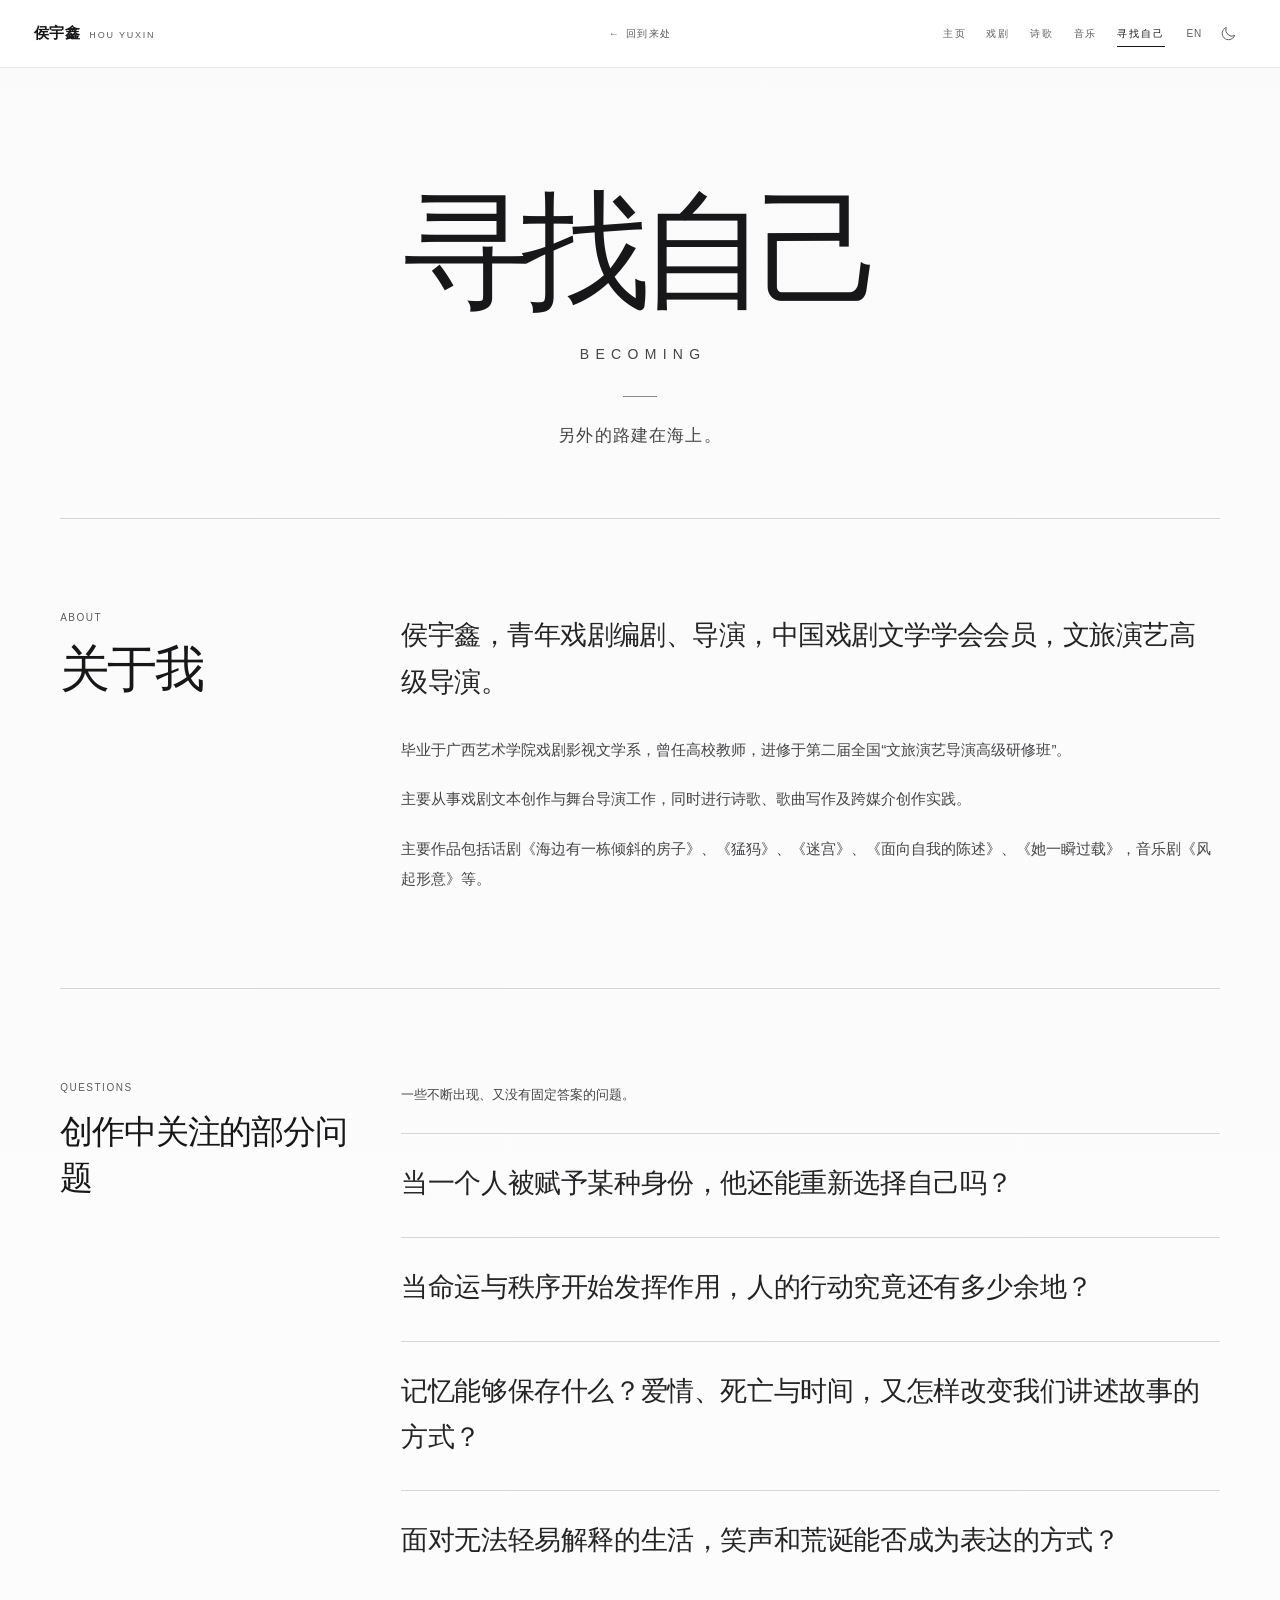
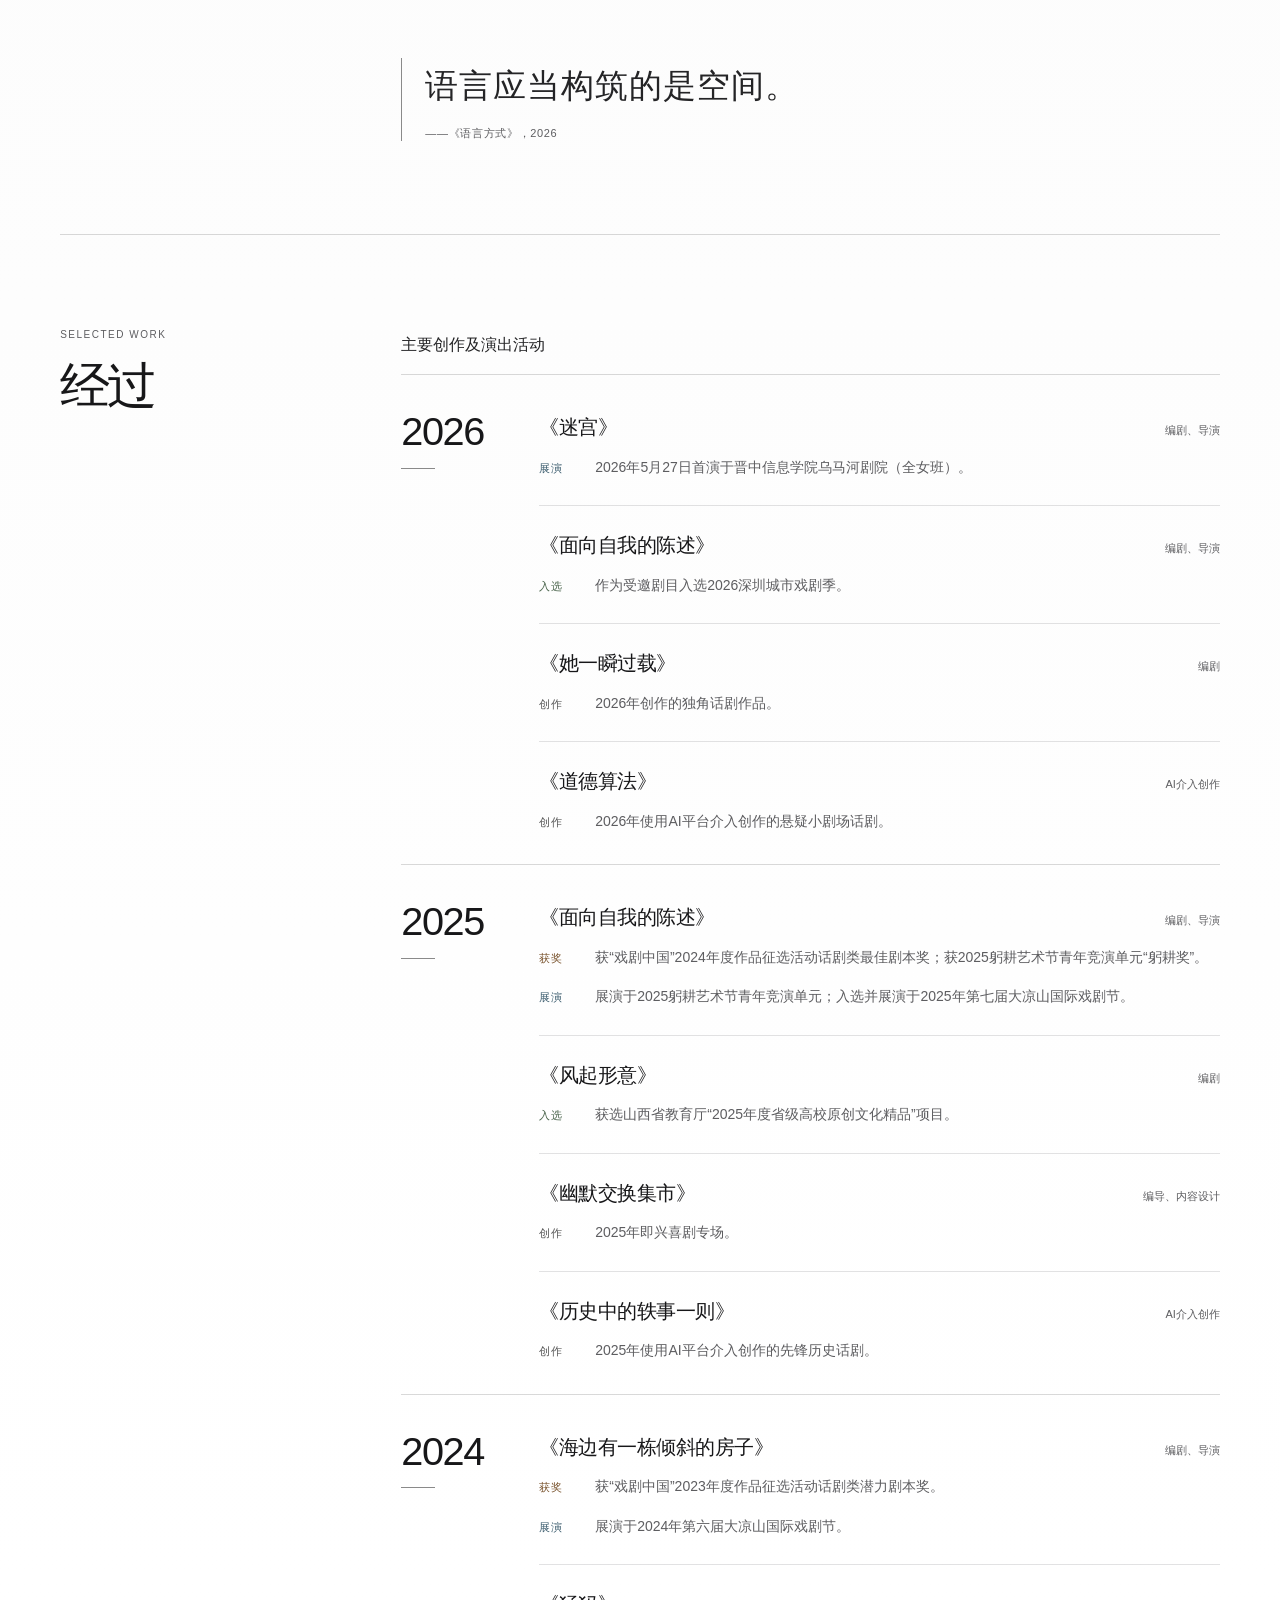
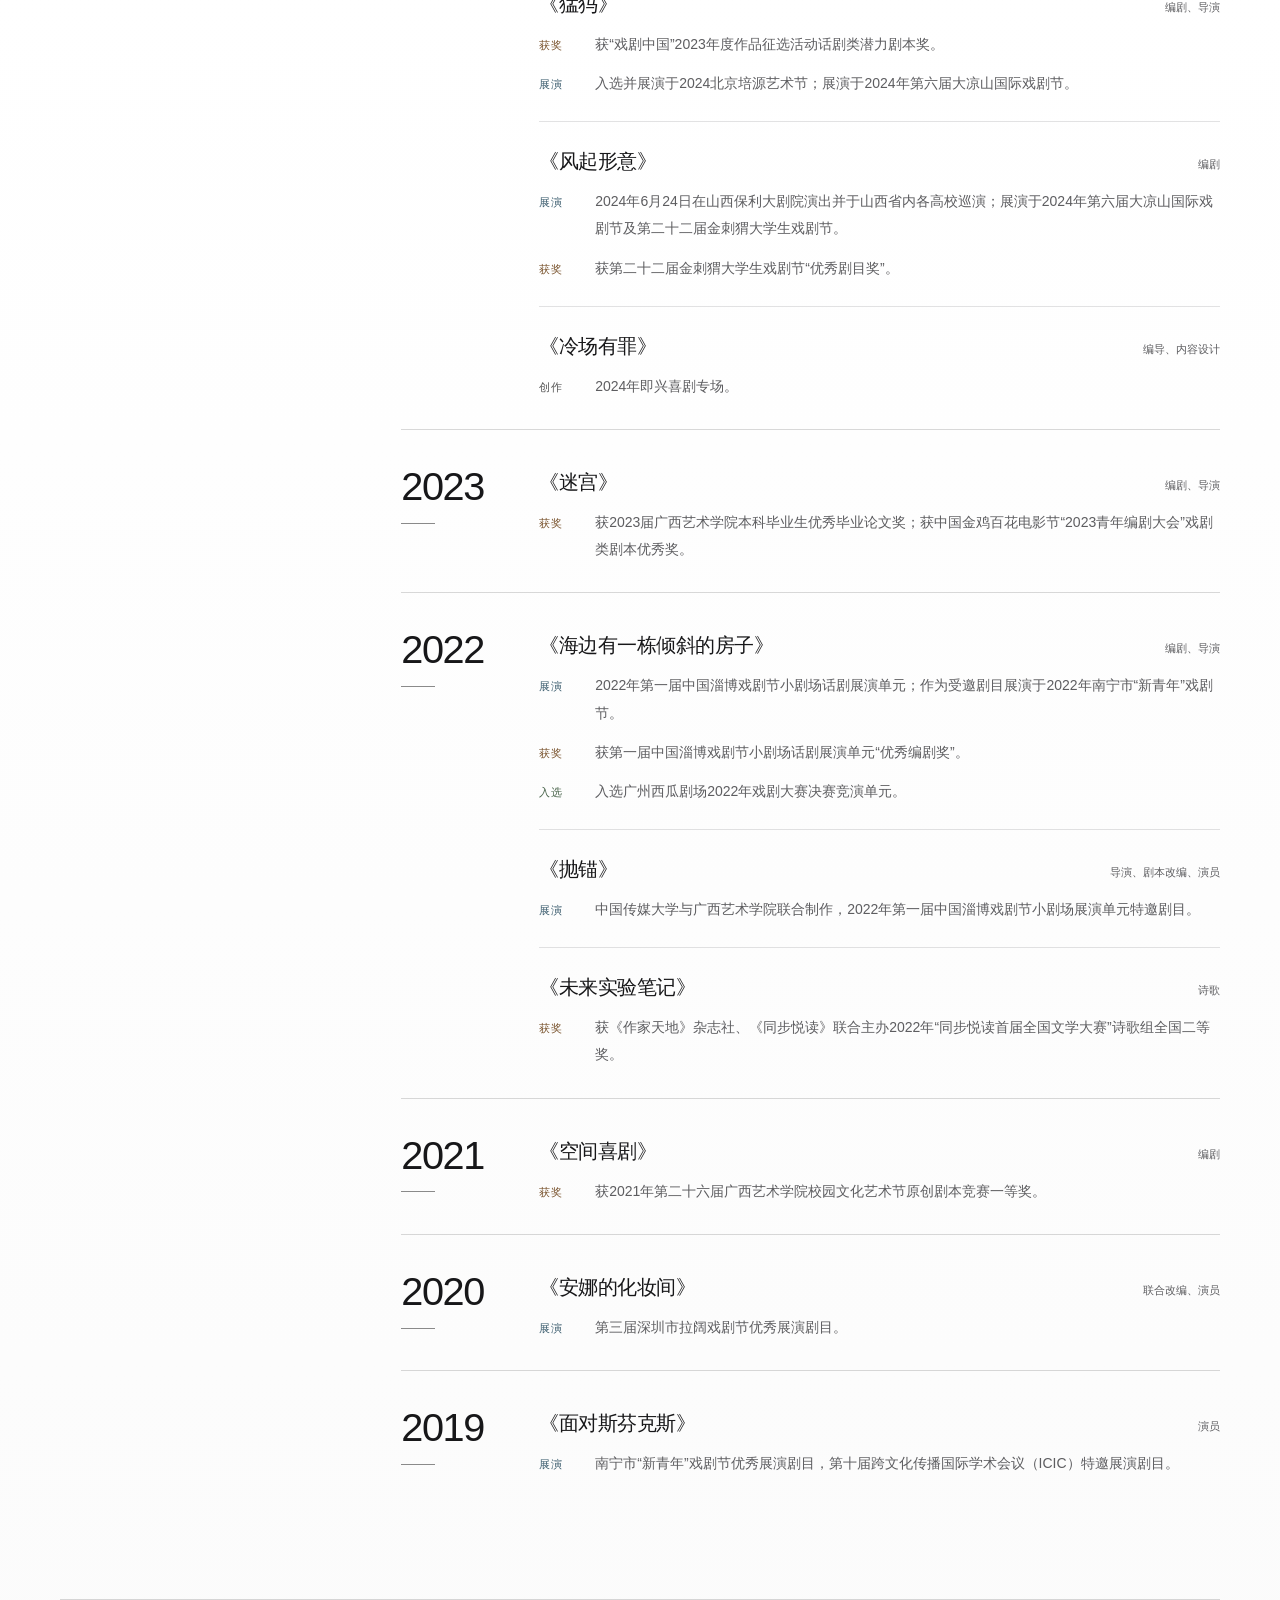
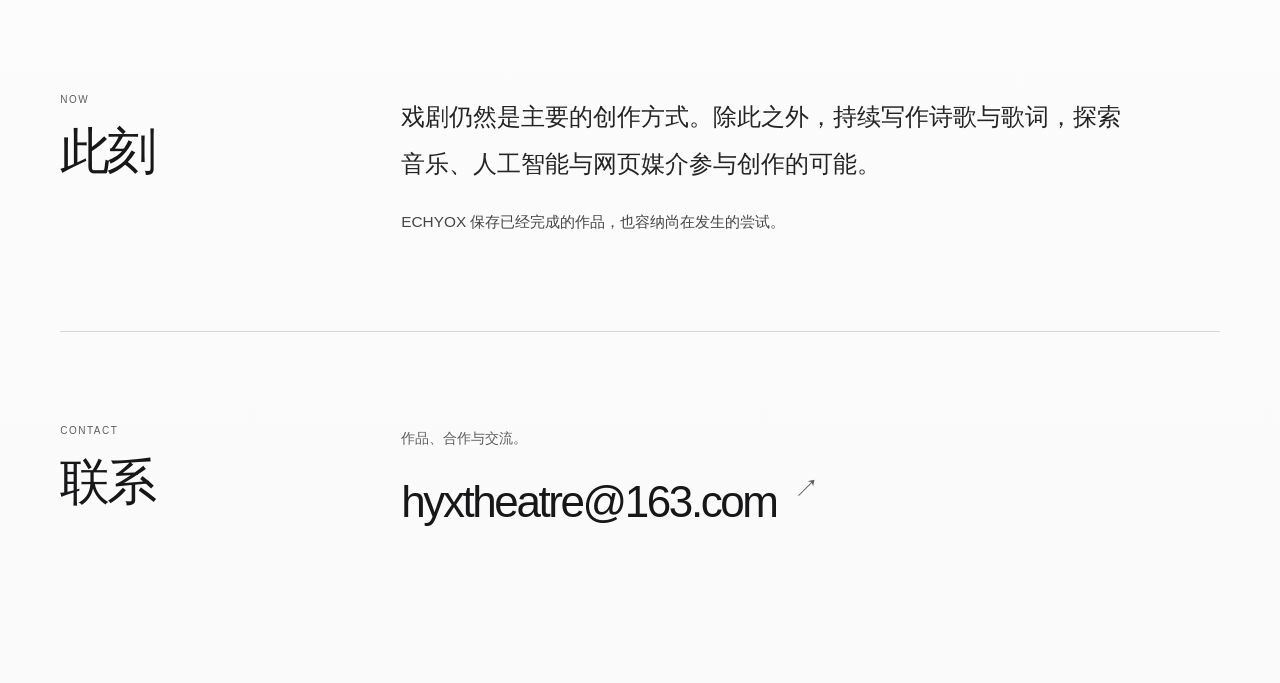
<file: searching.html>
<!doctype html>
<html lang="zh-CN">
<head>
<meta charset="utf-8">
<meta name="viewport" content="width=device-width,initial-scale=1">
<title>寻找自己 — 侯宇鑫</title>
<meta name="robots" content="noindex,follow">
<meta http-equiv="refresh" content="0; url=becoming.html">
<script>
  // Keep the query and hash from existing bookmarks.
  window.location.replace('becoming.html' + window.location.search + window.location.hash);
</script>
<link rel="icon" href="favicon.ico?v=20261114-door2" type="image/x-icon" sizes="16x16 32x32 48x48"><link rel="icon" href="favicon.svg?v=20261114-door2" type="image/svg+xml" sizes="any"><link rel="icon" href="favicon.png?v=20261114-door2" type="image/png" sizes="32x32"><link rel="icon" href="favicon-192.png?v=20261114-apple1" type="image/png" sizes="192x192"><link rel="apple-touch-icon" sizes="180x180" href="apple-touch-icon.png"><link rel="apple-touch-icon" sizes="167x167" href="apple-touch-icon-167x167.png"><link rel="apple-touch-icon" sizes="152x152" href="apple-touch-icon-152x152.png"></head>
<body style="background:#08090b;color:#f0eee8;font:16px/1.8 sans-serif;margin:12vh auto;padding:0 22px;max-width:680px">
<p>页面已迁移至 <a href="becoming.html" style="color:inherit">寻找自己</a>。</p>
</body>
</html>
</file>
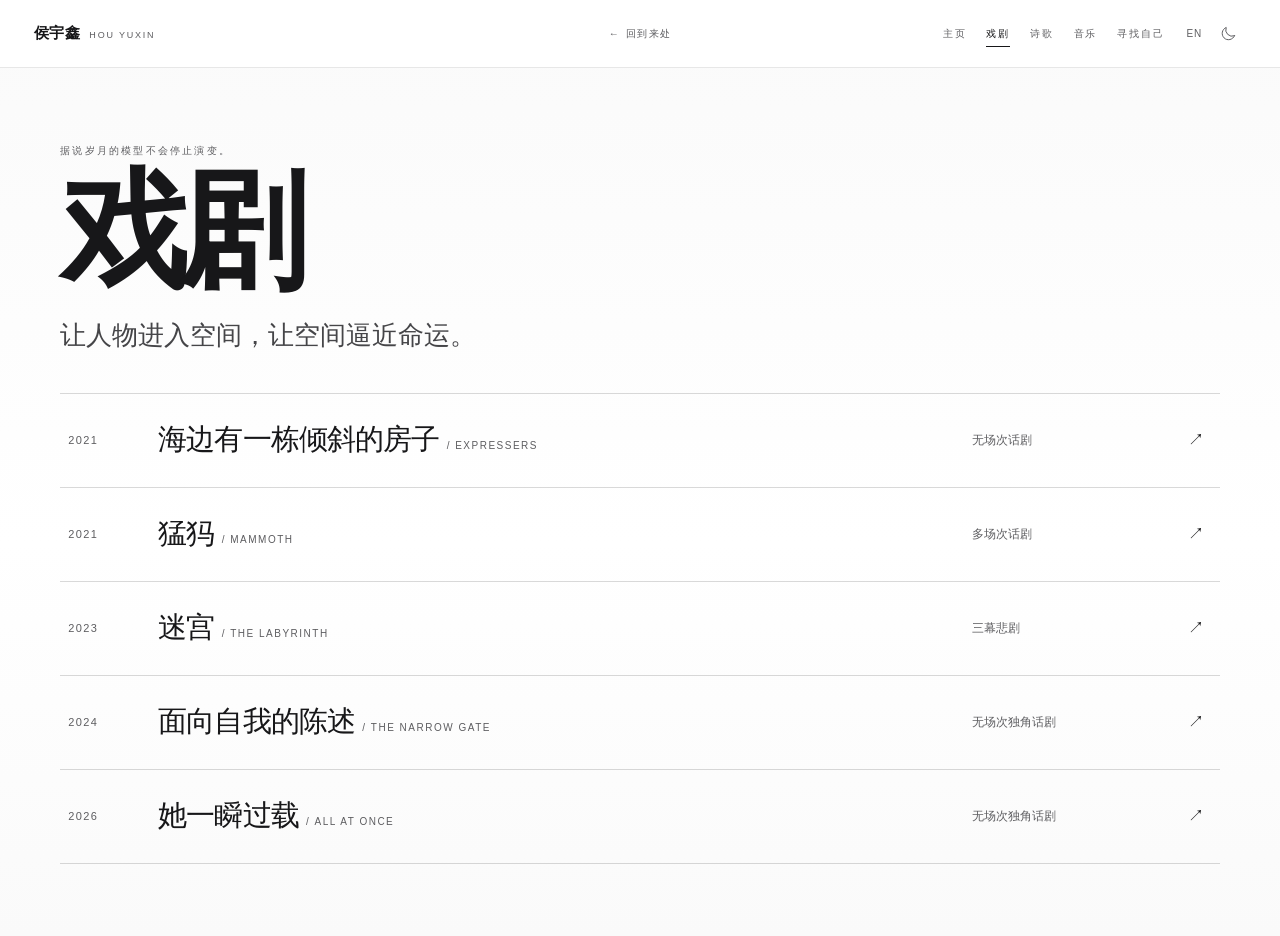
<file: theatre.html>
<!doctype html><html lang="zh-CN"><head><meta charset="utf-8"><meta name="viewport" content="width=device-width,initial-scale=1"><title>戏剧 — 侯宇鑫</title><script src="theme.js?v=20261116-editorial3"></script><link rel="stylesheet" href="shared.css?v=20261029-native-scrollport7"><link rel="stylesheet" href="theatre.css"><script src="navigation.js?v=20261008-fade1400"></script><link rel="stylesheet" href="language.css?v=20261114-credits1"><link rel="stylesheet" href="theme.css?v=20261122-entry-bg1"><link rel="icon" href="favicon.ico?v=20261114-door2" type="image/x-icon" sizes="16x16 32x32 48x48"><link rel="icon" href="favicon.svg?v=20261114-door2" type="image/svg+xml" sizes="any"><link rel="icon" href="favicon.png?v=20261114-door2" type="image/png" sizes="32x32"><link rel="icon" href="favicon-192.png?v=20261114-apple1" type="image/png" sizes="192x192"><link rel="apple-touch-icon" sizes="180x180" href="apple-touch-icon.png"><link rel="apple-touch-icon" sizes="167x167" href="apple-touch-icon-167x167.png"><link rel="apple-touch-icon" sizes="152x152" href="apple-touch-icon-152x152.png"><script async defer src="https://cloud.umami.is/script.js" data-website-id="fda75079-483e-4f40-b21d-a5d85979b600" data-domains="echyox.com,www.echyox.com" data-exclude-search="true" data-exclude-hash="true" data-do-not-track="true" referrerpolicy="origin"></script>
<!-- Page metadata: SEO and social sharing -->
<meta name="description" content="侯宇鑫的五部原创话剧作品、简介、演出记录及中文剧本试读。 Explore five original plays by Yuxin Hou, with synopses, production histories and Chinese-language script excerpts." data-description-en="Explore five original plays by Yuxin Hou, with synopses, production histories and Chinese-language script excerpts.">
<link rel="canonical" href="https://echyox.com/theatre.html">
<meta property="og:title" content="戏剧 THEATRE — Yuxin Hou">
<meta property="og:type" content="website">
<meta property="og:url" content="https://echyox.com/theatre.html">
<meta property="og:site_name" content="ECHYOX">
<meta property="og:description" content="保存过去，也向尚未发生的一切保持开放。">
<meta property="og:image" content="https://echyox.com/assets/social/echyox-share.png">
<meta property="og:image:type" content="image/png">
<meta property="og:image:width" content="1200">
<meta property="og:image:height" content="630">
<meta property="og:image:alt" content="ECHYOX — an H-shaped, half-open door symbol and the HOU YUXIN wordmark">
<meta name="twitter:card" content="summary_large_image">
<meta name="twitter:title" content="戏剧 THEATRE — Yuxin Hou">
<meta name="twitter:description" content="保存过去，也向尚未发生的一切保持开放。">
<meta name="twitter:image" content="https://echyox.com/assets/social/echyox-share.png">
<meta name="twitter:image:alt" content="ECHYOX — an H-shaped, half-open door symbol and the HOU YUXIN wordmark">
</head><body><div class="stage-surface" aria-hidden="true"></div><header class="site-head"></header><main class="page"><span class="eyebrow">据说岁月的模型不会停止演变。</span><h1 class="page-title">戏剧</h1><p class="page-intro reveal">让人物进入空间，让空间逼近命运。</p><div class="play-list"><a class="play-row reveal" href="work-expressers.html"><span class="year">2021</span><span class="title-line">海边有一栋倾斜的房子 <span class="en">/ EXPRESSERS</span></span><span class="note">无场次话剧</span><span>↗</span></a><a class="play-row reveal" href="work-mammoth.html"><span class="year">2021</span><span class="title-line">猛犸 <span class="en">/ MAMMOTH</span></span><span class="note">多场次话剧</span><span>↗</span></a><a class="play-row reveal" href="work-labyrinth.html"><span class="year">2023</span><span class="title-line">迷宫 <span class="en">/ THE LABYRINTH</span></span><span class="note">三幕悲剧</span><span>↗</span></a><a class="play-row reveal" href="work-narrow-gate.html"><span class="year">2024</span><span class="title-line">面向自我的陈述 <span class="en">/ THE NARROW GATE</span></span><span class="note">无场次独角话剧</span><span>↗</span></a><a class="play-row reveal" href="work-all-at-once.html"><span class="year">2026</span><span class="title-line">她一瞬过载 <span class="en">/ ALL AT ONCE</span></span><span class="note">无场次独角话剧</span><span>↗</span></a></div></main><script src="site.js?v=20261009-no-spotlight1"></script><script src="scroll-boundary.js?v=20261029-native-scrollport7"></script><script src="language.js?v=20261116-verified5"></script></body></html>
</file>
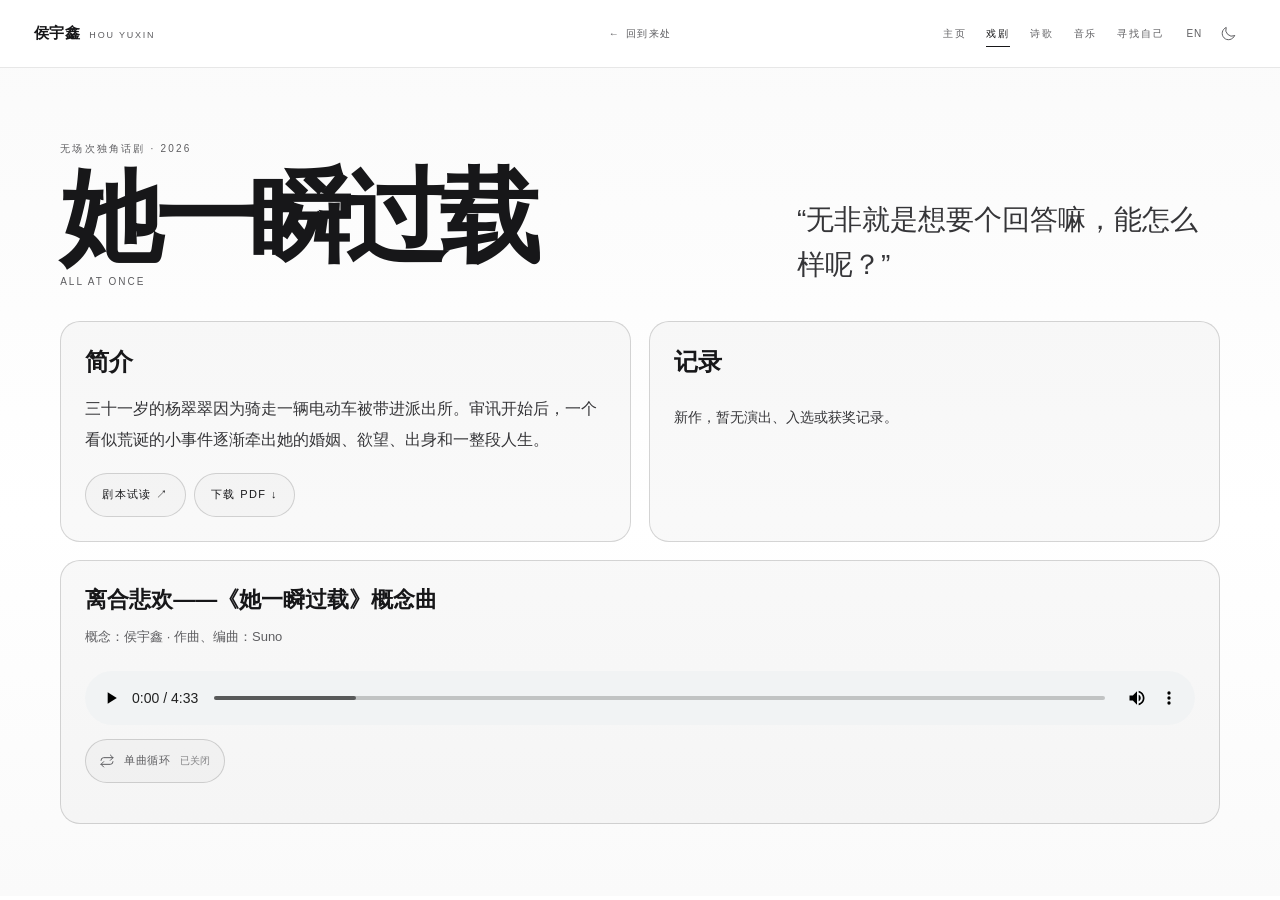
<file: work-all-at-once.html>
<!doctype html><html lang="zh-CN"><head><meta charset="utf-8"><meta name="viewport" content="width=device-width,initial-scale=1"><title>她一瞬过载 — 侯宇鑫</title><script src="theme.js?v=20261116-editorial3"></script><link rel="stylesheet" href="shared.css?v=20261029-native-scrollport7"><link rel="stylesheet" href="work.css"><script src="navigation.js?v=20261008-fade1400"></script><link rel="stylesheet" href="script-reader.css?v=20261114-actions1"><link rel="stylesheet" href="language.css?v=20261114-credits1"><link rel="stylesheet" href="theme.css?v=20261122-entry-bg1"><link rel="icon" href="favicon.ico?v=20261114-door2" type="image/x-icon" sizes="16x16 32x32 48x48"><link rel="icon" href="favicon.svg?v=20261114-door2" type="image/svg+xml" sizes="any"><link rel="icon" href="favicon.png?v=20261114-door2" type="image/png" sizes="32x32"><link rel="icon" href="favicon-192.png?v=20261114-apple1" type="image/png" sizes="192x192"><link rel="apple-touch-icon" sizes="180x180" href="apple-touch-icon.png"><link rel="apple-touch-icon" sizes="167x167" href="apple-touch-icon-167x167.png"><link rel="apple-touch-icon" sizes="152x152" href="apple-touch-icon-152x152.png"><script async defer src="https://cloud.umami.is/script.js" data-website-id="fda75079-483e-4f40-b21d-a5d85979b600" data-domains="echyox.com,www.echyox.com" data-exclude-search="true" data-exclude-hash="true" data-do-not-track="true" referrerpolicy="origin"></script>
<!-- Page metadata: SEO and social sharing -->
<meta name="description" content="侯宇鑫2026年独角话剧。一辆电动车引发的审讯，逐渐揭开杨翠翠的婚姻、欲望与人生。 ALL AT ONCE (2026), a solo play by Yuxin Hou. A police interrogation over an e-bike opens onto the story of Yang Cuicui’s life." data-description-en="ALL AT ONCE (2026), a solo play by Yuxin Hou. A police interrogation over an e-bike opens onto the story of Yang Cuicui’s life.">
<link rel="canonical" href="https://echyox.com/work-all-at-once.html">
<meta property="og:title" content="她一瞬过载 · ALL AT ONCE — Yuxin Hou">
<meta property="og:type" content="website">
<meta property="og:url" content="https://echyox.com/work-all-at-once.html">
<meta property="og:site_name" content="ECHYOX">
<meta property="og:description" content="保存过去，也向尚未发生的一切保持开放。">
<meta property="og:image" content="https://echyox.com/assets/social/echyox-share.png">
<meta property="og:image:type" content="image/png">
<meta property="og:image:width" content="1200">
<meta property="og:image:height" content="630">
<meta property="og:image:alt" content="ECHYOX — an H-shaped, half-open door symbol and the HOU YUXIN wordmark">
<meta name="twitter:card" content="summary_large_image">
<meta name="twitter:title" content="她一瞬过载 · ALL AT ONCE — Yuxin Hou">
<meta name="twitter:description" content="保存过去，也向尚未发生的一切保持开放。">
<meta name="twitter:image" content="https://echyox.com/assets/social/echyox-share.png">
<meta name="twitter:image:alt" content="ECHYOX — an H-shaped, half-open door symbol and the HOU YUXIN wordmark">
<script type="application/ld+json">
{
  "@context": "https://schema.org",
  "@type": "Play",
  "@id": "https://echyox.com/work-all-at-once.html#play",
  "url": "https://echyox.com/work-all-at-once.html",
  "name": "她一瞬过载",
  "alternateName": "ALL AT ONCE",
  "inLanguage": "zh-CN",
  "author": {
    "@id": "https://echyox.com/#person"
  }
}
</script>
</head><body><div class="stage-surface" aria-hidden="true"></div><header class="site-head"></header><main class="work"><section class="work-hero"><div class="reveal"><span class="eyebrow">无场次独角话剧 · 2026</span><h1>她一瞬过载</h1><div class="work-en">ALL AT ONCE</div></div><div class="slogan reveal">“无非就是想要个回答嘛，能怎么样呢？”</div></section><section class="info-grid"><div class="panel reveal"><h2>简介</h2><div class="synopsis">三十一岁的杨翠翠因为骑走一辆电动车被带进派出所。审讯开始后，一个看似荒诞的小事件逐渐牵出她的婚姻、欲望、出身和一整段人生。</div><div class="script-actions" style="margin-top:18px"><a class="btn script-preview-link" href="#read=all-at-once" data-script-preview="all-at-once" data-script-pdf="docs/all-at-once-sample.pdf" aria-haspopup="dialog" aria-controls="scriptReader">剧本试读 ↗</a><a class="btn script-download-link" href="docs/all-at-once-sample.pdf" download>下载 PDF ↓</a></div></div><div class="panel"><h2>记录</h2><div class="records"><div class="record reveal">新作，暂无演出、入选或获奖记录。</div></div></div></section><section class="panel audio-block reveal"><h2>离合悲欢——《她一瞬过载》概念曲</h2><p>概念：侯宇鑫 · 作曲、编曲：Suno</p><audio controls preload="metadata" src="assets/audio/all-at-once-concept.mp3"></audio></section></main><script src="site.js?v=20261009-no-spotlight1"></script><script src="scroll-boundary.js?v=20261029-native-scrollport7"></script><script src="script-reader.js?v=20261007-poems1"></script><script src="audio-keyboard.js?v=20261009-space-focus2"></script><script src="language.js?v=20261116-verified5"></script></body></html>
</file>
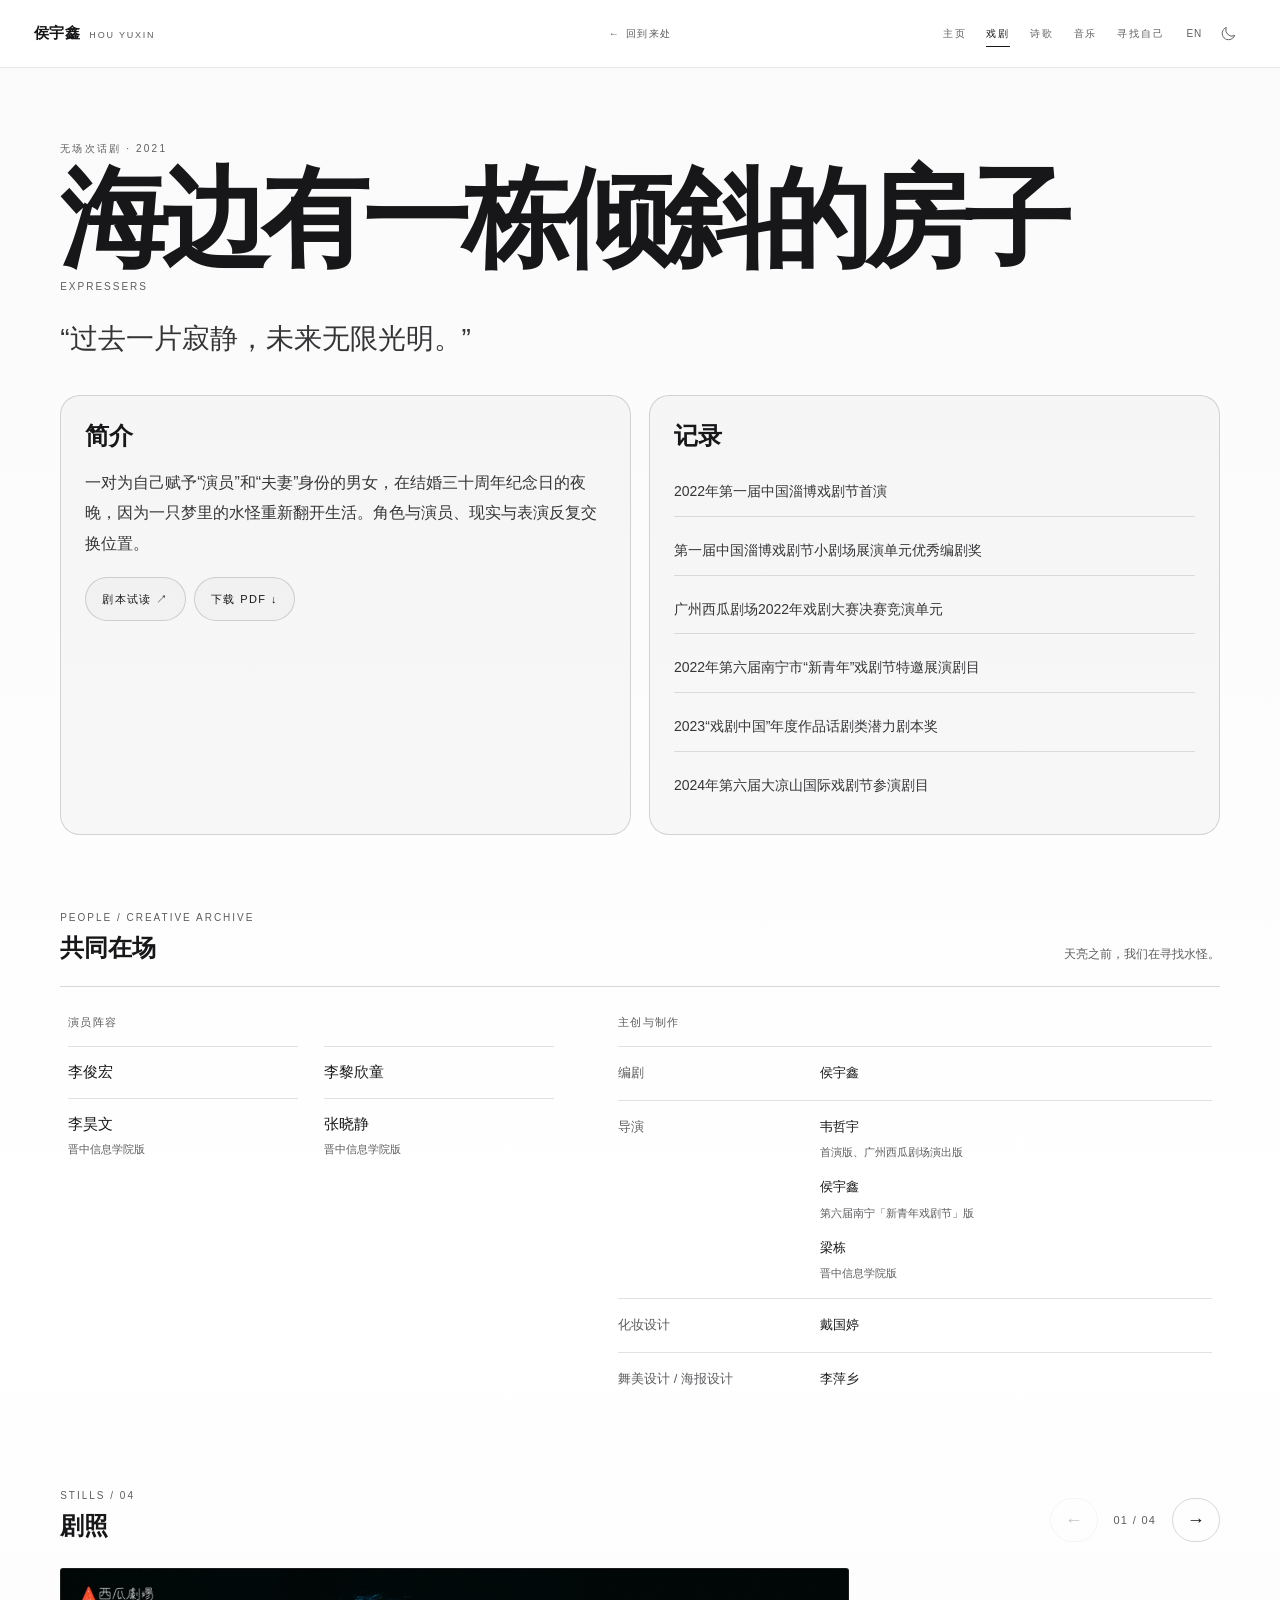
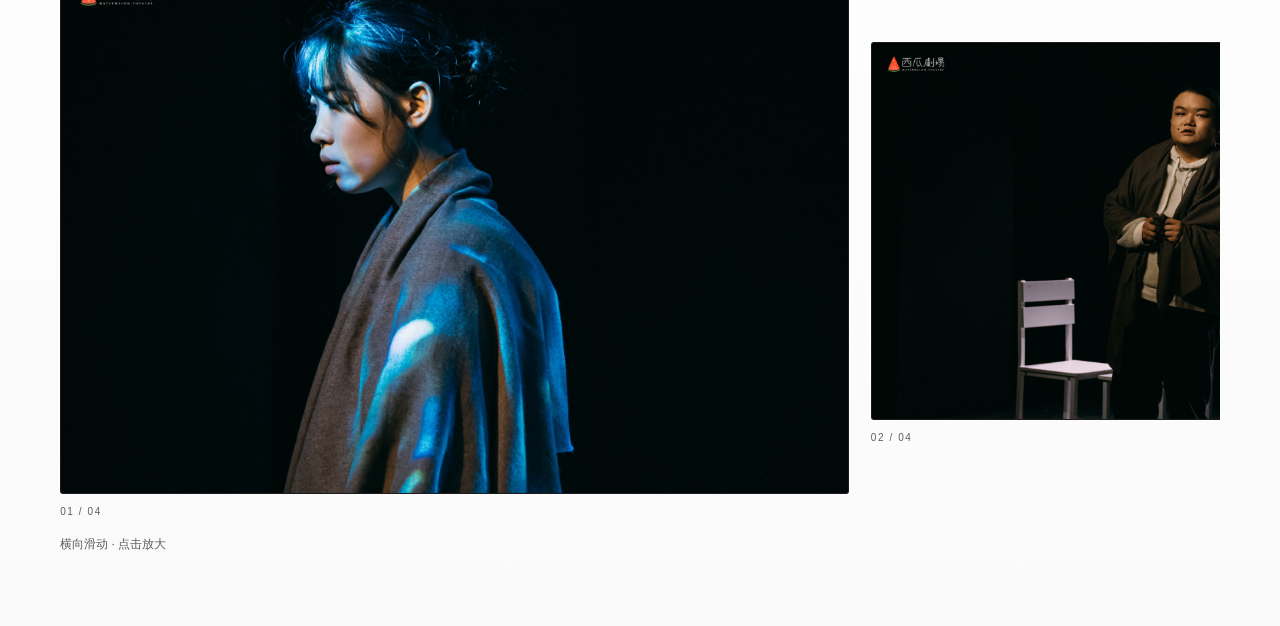
<file: work-expressers.html>
<!doctype html><html lang="zh-CN"><head><meta charset="utf-8"><meta name="viewport" content="width=device-width,initial-scale=1"><title>海边有一栋倾斜的房子 — 侯宇鑫</title><script src="theme.js?v=20261116-editorial3"></script><link rel="stylesheet" href="shared.css?v=20261029-native-scrollport7"><link rel="stylesheet" href="work.css?v=20261006"><link rel="stylesheet" href="gallery.css?v=20261006-gallery1"><link rel="stylesheet" href="shared-presence.css?v=20261015-v1"><script src="navigation.js?v=20261008-fade1400"></script><link rel="stylesheet" href="script-reader.css?v=20261114-actions1"><link rel="stylesheet" href="language.css?v=20261114-credits1"><link rel="stylesheet" href="theme.css?v=20261122-entry-bg1"><link rel="icon" href="favicon.ico?v=20261114-door2" type="image/x-icon" sizes="16x16 32x32 48x48"><link rel="icon" href="favicon.svg?v=20261114-door2" type="image/svg+xml" sizes="any"><link rel="icon" href="favicon.png?v=20261114-door2" type="image/png" sizes="32x32"><link rel="icon" href="favicon-192.png?v=20261114-apple1" type="image/png" sizes="192x192"><link rel="apple-touch-icon" sizes="180x180" href="apple-touch-icon.png"><link rel="apple-touch-icon" sizes="167x167" href="apple-touch-icon-167x167.png"><link rel="apple-touch-icon" sizes="152x152" href="apple-touch-icon-152x152.png"><script async defer src="https://cloud.umami.is/script.js" data-website-id="fda75079-483e-4f40-b21d-a5d85979b600" data-domains="echyox.com,www.echyox.com" data-exclude-search="true" data-exclude-hash="true" data-do-not-track="true" referrerpolicy="origin"></script>
<!-- Page metadata: SEO and social sharing -->
<meta name="description" content="侯宇鑫2021年原创话剧。一对男女在结婚三十周年之夜，因梦中的水怪重新审视生活。 EXPRESSERS (2021), a play by Yuxin Hou. A couple revisit their lives on their thirtieth wedding anniversary after a dream about a creature from the water." data-description-en="EXPRESSERS (2021), a play by Yuxin Hou. A couple revisit their lives on their thirtieth wedding anniversary after a dream about a creature from the water.">
<link rel="canonical" href="https://echyox.com/work-expressers.html">
<meta property="og:title" content="海边有一栋倾斜的房子 · EXPRESSERS — Yuxin Hou">
<meta property="og:type" content="website">
<meta property="og:url" content="https://echyox.com/work-expressers.html">
<meta property="og:site_name" content="ECHYOX">
<meta property="og:description" content="保存过去，也向尚未发生的一切保持开放。">
<meta property="og:image" content="https://echyox.com/assets/social/echyox-share.png">
<meta property="og:image:type" content="image/png">
<meta property="og:image:width" content="1200">
<meta property="og:image:height" content="630">
<meta property="og:image:alt" content="ECHYOX — an H-shaped, half-open door symbol and the HOU YUXIN wordmark">
<meta name="twitter:card" content="summary_large_image">
<meta name="twitter:title" content="海边有一栋倾斜的房子 · EXPRESSERS — Yuxin Hou">
<meta name="twitter:description" content="保存过去，也向尚未发生的一切保持开放。">
<meta name="twitter:image" content="https://echyox.com/assets/social/echyox-share.png">
<meta name="twitter:image:alt" content="ECHYOX — an H-shaped, half-open door symbol and the HOU YUXIN wordmark">
<script type="application/ld+json">
{
  "@context": "https://schema.org",
  "@type": "Play",
  "@id": "https://echyox.com/work-expressers.html#play",
  "url": "https://echyox.com/work-expressers.html",
  "name": "海边有一栋倾斜的房子",
  "alternateName": "EXPRESSERS",
  "inLanguage": "zh-CN",
  "author": {
    "@id": "https://echyox.com/#person"
  }
}
</script>
</head><body><div class="stage-surface" aria-hidden="true"></div><header class="site-head"></header><main class="work work--expressers"><section class="work-hero"><div class="reveal"><span class="eyebrow">无场次话剧 · 2021</span><h1>海边有一栋倾斜的房子</h1><div class="work-en">EXPRESSERS</div></div><div class="slogan reveal">“过去一片寂静，未来无限光明。”</div></section><section class="info-grid"><div class="panel reveal"><h2>简介</h2><div class="synopsis">一对为自己赋予“演员”和“夫妻”身份的男女，在结婚三十周年纪念日的夜晚，因为一只梦里的水怪重新翻开生活。角色与演员、现实与表演反复交换位置。</div><div class="script-actions" style="margin-top:18px"><a class="btn script-preview-link" href="#read=expressers" data-script-preview="expressers" data-script-pdf="docs/expressers-sample.pdf" aria-haspopup="dialog" aria-controls="scriptReader">剧本试读 ↗</a><a class="btn script-download-link" href="docs/expressers-sample.pdf" download>下载 PDF ↓</a></div></div><div class="panel"><h2>记录</h2><div class="records"><div class="record reveal">2022年第一届中国淄博戏剧节首演</div><div class="record reveal">第一届中国淄博戏剧节小剧场展演单元优秀编剧奖</div><div class="record reveal">广州西瓜剧场2022年戏剧大赛决赛竞演单元</div><div class="record reveal">2022年第六届南宁市“新青年”戏剧节特邀展演剧目</div><div class="record reveal">2023“戏剧中国”年度作品话剧类潜力剧本奖</div><div class="record reveal">2024年第六届大凉山国际戏剧节参演剧目</div></div></div></section><section class="work-collaborators" aria-labelledby="collab-heading">
<header class="work-collaborators-header"><div><span class="work-collaborators-kicker">PEOPLE / CREATIVE ARCHIVE</span><h2 id="collab-heading">共同在场</h2></div><p class="work-collaborators-hint">天亮之前，我们在寻找水怪。</p></header>
<div class="collab-simple"><div class="collab-group"><h3>演员阵容</h3><dl class="collab-cast"><div class="collab-person"><dt>李俊宏</dt></div><div class="collab-person"><dt>李黎欣童</dt></div><div class="collab-person"><dt>李昊文</dt><dd class="collab-qualifier">晋中信息学院版</dd></div><div class="collab-person"><dt>张晓静</dt><dd class="collab-qualifier">晋中信息学院版</dd></div></dl></div><div class="collab-group"><h3>主创与制作</h3><dl class="collab-credits"><div class="collab-credit"><dt>编剧</dt><dd>侯宇鑫</dd></div><div class="collab-credit"><dt>导演</dt><dd><span class="collab-director-entry">韦哲宇<span class="collab-qualifier">首演版、广州西瓜剧场演出版</span></span><span class="collab-director-entry">侯宇鑫<span class="collab-qualifier">第六届南宁「新青年戏剧节」版</span></span><span class="collab-director-entry">梁栋<span class="collab-qualifier">晋中信息学院版</span></span></dd></div><div class="collab-credit"><dt>化妆设计</dt><dd>戴国婷</dd></div><div class="collab-credit"><dt>舞美设计 / 海报设计</dt><dd>李萍乡</dd></div></dl></div></div>
</section><section class="stills-gallery gallery--expressers" data-stills="rail" data-title="《海边有一栋倾斜的房子》" aria-labelledby="stills-title">
<div class="stills-heading"><div><span class="stills-kicker">STILLS / 04</span><h2 id="stills-title">剧照</h2></div><div class="stills-tools" hidden><button type="button" class="stills-arrow" data-step="-1" aria-label="上一张剧照">←</button><span class="stills-counter" data-counter aria-live="polite" aria-atomic="true"></span><button type="button" class="stills-arrow" data-step="1" aria-label="下一张剧照">→</button></div></div>
<div class="stills-rail" data-track tabindex="0" role="region" aria-label="横向浏览剧照">
<figure class="stills-frame"><a class="stills-photo" data-photo href="assets/stills/expressers-1.jpg" target="_blank" rel="noopener" aria-label="放大查看《海边有一栋倾斜的房子》剧照 01"><img src="assets/stills/expressers-1.jpg" width="2048" height="1365" loading="lazy" decoding="async" alt="《海边有一栋倾斜的房子》剧照 01"></a><figcaption class="stills-number">01 / 04</figcaption></figure>
<figure class="stills-frame"><a class="stills-photo" data-photo href="assets/stills/expressers-2.jpg" target="_blank" rel="noopener" aria-label="放大查看《海边有一栋倾斜的房子》剧照 02"><img src="assets/stills/expressers-2.jpg" width="2048" height="1152" loading="lazy" decoding="async" alt="《海边有一栋倾斜的房子》剧照 02"></a><figcaption class="stills-number">02 / 04</figcaption></figure>
<figure class="stills-frame"><a class="stills-photo" data-photo href="assets/stills/expressers-3.jpg" target="_blank" rel="noopener" aria-label="放大查看《海边有一栋倾斜的房子》剧照 03"><img src="assets/stills/expressers-3.jpg" width="2048" height="1152" loading="lazy" decoding="async" alt="《海边有一栋倾斜的房子》剧照 03"></a><figcaption class="stills-number">03 / 04</figcaption></figure>
<figure class="stills-frame"><a class="stills-photo" data-photo href="assets/stills/expressers-4.jpg" target="_blank" rel="noopener" aria-label="放大查看《海边有一栋倾斜的房子》剧照 04"><img src="assets/stills/expressers-4.jpg" width="2048" height="1365" loading="lazy" decoding="async" alt="《海边有一栋倾斜的房子》剧照 04"></a><figcaption class="stills-number">04 / 04</figcaption></figure>
</div><p class="stills-hint">横向滑动 · 点击放大</p>
</section></main><script src="site.js?v=20261009-no-spotlight1"></script><script src="scroll-boundary.js?v=20261029-native-scrollport7"></script><script src="gallery.js?v=20261006-gallery1" defer></script><script src="script-reader.js?v=20261007-poems1"></script><script src="language.js?v=20261119-family-name-order1"></script></body></html>
</file>
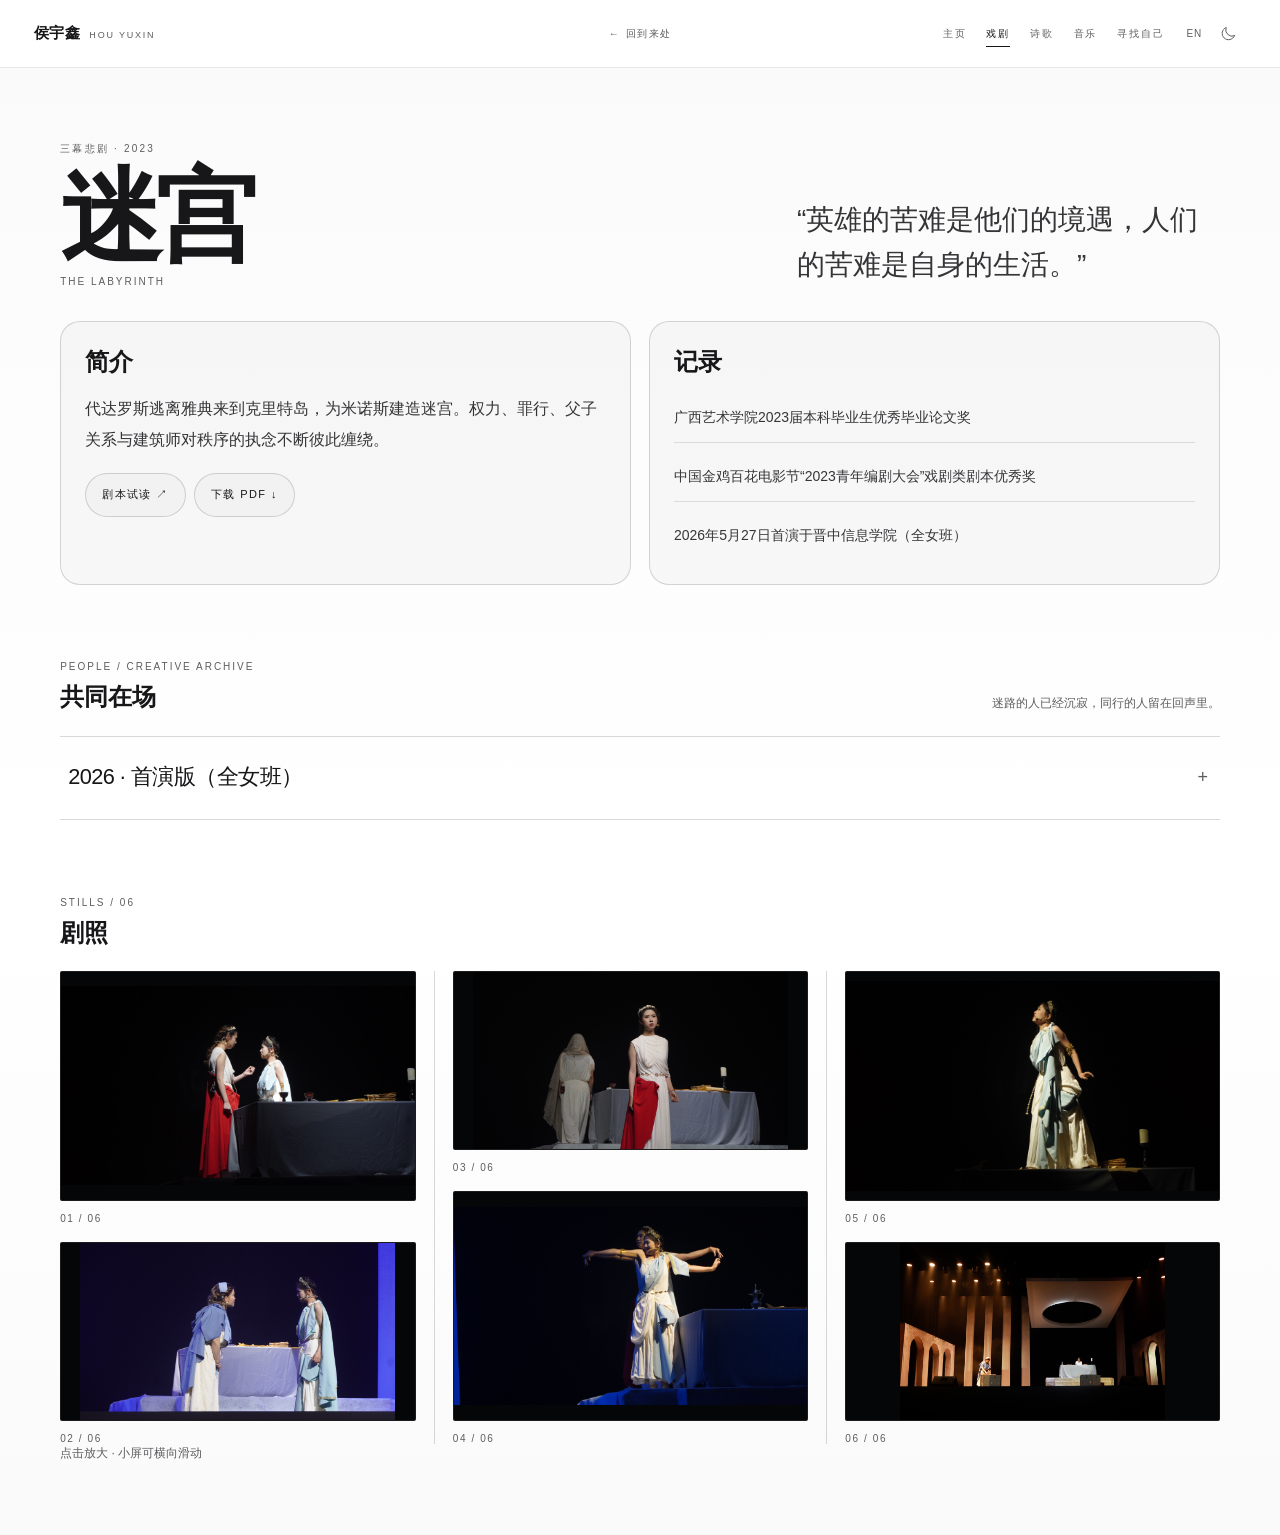
<file: work-labyrinth.html>
<!doctype html><html lang="zh-CN"><head><meta charset="utf-8"><meta name="viewport" content="width=device-width,initial-scale=1"><title>迷宫 — 侯宇鑫</title><script src="theme.js?v=20261116-editorial3"></script><link rel="stylesheet" href="shared.css?v=20261029-native-scrollport7"><link rel="stylesheet" href="work.css"><link rel="stylesheet" href="gallery.css?v=20261006-gallery1"><link rel="stylesheet" href="shared-presence.css?v=20261015-v1"><script src="navigation.js?v=20261008-fade1400"></script><link rel="stylesheet" href="script-reader.css?v=20261114-actions1"><link rel="stylesheet" href="language.css?v=20261114-credits1"><link rel="stylesheet" href="theme.css?v=20261122-entry-bg1"><link rel="icon" href="favicon.ico?v=20261114-door2" type="image/x-icon" sizes="16x16 32x32 48x48"><link rel="icon" href="favicon.svg?v=20261114-door2" type="image/svg+xml" sizes="any"><link rel="icon" href="favicon.png?v=20261114-door2" type="image/png" sizes="32x32"><link rel="icon" href="favicon-192.png?v=20261114-apple1" type="image/png" sizes="192x192"><link rel="apple-touch-icon" sizes="180x180" href="apple-touch-icon.png"><link rel="apple-touch-icon" sizes="167x167" href="apple-touch-icon-167x167.png"><link rel="apple-touch-icon" sizes="152x152" href="apple-touch-icon-152x152.png"><script async defer src="https://cloud.umami.is/script.js" data-website-id="fda75079-483e-4f40-b21d-a5d85979b600" data-domains="echyox.com,www.echyox.com" data-exclude-search="true" data-exclude-hash="true" data-do-not-track="true" referrerpolicy="origin"></script>
<!-- Page metadata: SEO and social sharing -->
<meta name="description" content="侯宇鑫2023年三幕悲剧。代达罗斯为米诺斯建造迷宫，权力、罪行与父子关系交织。 THE LABYRINTH (2023), a three-act tragedy by Yuxin Hou. As Daedalus builds a labyrinth for Minos, power, crime and father–son relationships become entangled." data-description-en="THE LABYRINTH (2023), a three-act tragedy by Yuxin Hou. As Daedalus builds a labyrinth for Minos, power, crime and father–son relationships become entangled.">
<link rel="canonical" href="https://echyox.com/work-labyrinth.html">
<meta property="og:title" content="迷宫 · THE LABYRINTH — Yuxin Hou">
<meta property="og:type" content="website">
<meta property="og:url" content="https://echyox.com/work-labyrinth.html">
<meta property="og:site_name" content="ECHYOX">
<meta property="og:description" content="保存过去，也向尚未发生的一切保持开放。">
<meta property="og:image" content="https://echyox.com/assets/social/echyox-share.png">
<meta property="og:image:type" content="image/png">
<meta property="og:image:width" content="1200">
<meta property="og:image:height" content="630">
<meta property="og:image:alt" content="ECHYOX — an H-shaped, half-open door symbol and the HOU YUXIN wordmark">
<meta name="twitter:card" content="summary_large_image">
<meta name="twitter:title" content="迷宫 · THE LABYRINTH — Yuxin Hou">
<meta name="twitter:description" content="保存过去，也向尚未发生的一切保持开放。">
<meta name="twitter:image" content="https://echyox.com/assets/social/echyox-share.png">
<meta name="twitter:image:alt" content="ECHYOX — an H-shaped, half-open door symbol and the HOU YUXIN wordmark">
<script type="application/ld+json">
{
  "@context": "https://schema.org",
  "@type": "Play",
  "@id": "https://echyox.com/work-labyrinth.html#play",
  "url": "https://echyox.com/work-labyrinth.html",
  "name": "迷宫",
  "alternateName": "THE LABYRINTH",
  "inLanguage": "zh-CN",
  "author": {
    "@id": "https://echyox.com/#person"
  }
}
</script>
</head><body><div class="stage-surface" aria-hidden="true"></div><header class="site-head"></header><main class="work"><section class="work-hero"><div class="reveal"><span class="eyebrow">三幕悲剧 · 2023</span><h1>迷宫</h1><div class="work-en">THE LABYRINTH</div></div><div class="slogan reveal">“英雄的苦难是他们的境遇，人们的苦难是自身的生活。”</div></section><section class="info-grid"><div class="panel reveal"><h2>简介</h2><div class="synopsis">代达罗斯逃离雅典来到克里特岛，为米诺斯建造迷宫。权力、罪行、父子关系与建筑师对秩序的执念不断彼此缠绕。</div><div class="script-actions" style="margin-top:18px"><a class="btn script-preview-link" href="#read=labyrinth" data-script-preview="labyrinth" data-script-pdf="docs/labyrinth-sample.pdf" aria-haspopup="dialog" aria-controls="scriptReader">剧本试读 ↗</a><a class="btn script-download-link" href="docs/labyrinth-sample.pdf" download>下载 PDF ↓</a></div></div><div class="panel"><h2>记录</h2><div class="records"><div class="record reveal">广西艺术学院2023届本科毕业生优秀毕业论文奖</div><div class="record reveal">中国金鸡百花电影节“2023青年编剧大会”戏剧类剧本优秀奖</div><div class="record reveal">2026年5月27日首演于晋中信息学院（全女班）</div></div></div></section><section class="work-collaborators" aria-labelledby="collab-heading">
<header class="work-collaborators-header"><div><span class="work-collaborators-kicker">PEOPLE / CREATIVE ARCHIVE</span><h2 id="collab-heading">共同在场</h2></div><p class="work-collaborators-hint">迷路的人已经沉寂，同行的人留在回声里。</p></header>
<details class="collab-edition"><summary><span class="collab-edition-name">2026 · 首演版（全女班）</span><span class="collab-edition-action" aria-hidden="true"></span></summary><div class="collab-edition-body"><div class="collab-group"><h3>演员阵容</h3><dl class="collab-cast"><div class="collab-person"><dt>朱惠敏</dt><dd>饰 代达罗斯</dd></div><div class="collab-person"><dt>王彤昕</dt><dd>饰 米诺斯</dd></div><div class="collab-person"><dt>朱笑笑</dt><dd>饰 伊卡洛斯</dd></div><div class="collab-person"><dt>张昕</dt><dd>饰 克诺利</dd></div><div class="collab-person"><dt>李雯俊</dt><dd>饰 先知、侍卫丙</dd></div><div class="collab-person"><dt>段宜君</dt><dd>饰 雅典使者、侍卫乙</dd></div><div class="collab-person"><dt>曹之馨</dt><dd>饰 雅典国王、代达罗斯之父</dd></div><div class="collab-person"><dt>宋圣炘</dt><dd>饰 女祭司、希达罗斯</dd></div><div class="collab-person"><dt>葛梦蝶</dt><dd>饰 幼年的代达罗斯 / 长大后的代达罗斯、侍卫甲、小工</dd></div></dl></div><div class="collab-group"><h3>制作团队</h3><dl class="collab-credits"><div class="collab-credit"><dt>编剧 / 导演</dt><dd>侯宇鑫</dd></div><div class="collab-credit"><dt>舞美设计</dt><dd>郭卓洛</dd></div><div class="collab-credit"><dt>音乐音效设计</dt><dd>刘阳</dd></div><div class="collab-credit"><dt>服化设计</dt><dd>吕小静、郭丽琨</dd></div><div class="collab-credit"><dt>平面设计</dt><dd>陈宽</dd></div><div class="collab-credit"><dt>剧目制作总监</dt><dd>卞佳艺</dd></div><div class="collab-credit"><dt>形体动作排演</dt><dd>朱笑笑</dd></div><div class="collab-credit"><dt>执行舞监</dt><dd>曹之馨、李玥鑫</dd></div><div class="collab-credit"><dt>幕后跟组团队</dt><dd>奥米琦、吴梦凡、易欣、张亚琪、王瀚淼、崔宇帆、赵嘉敏、李文璇、赵宁静、窦芝、邱若鹏、王金铭、郭锦淼、白子凡、王溪娜、陈永玉、刘思彤、陈梓慧</dd></div></dl></div></div></details>

</section><section class="stills-gallery gallery--labyrinth" data-stills="rooms" data-title="《迷宫》" aria-labelledby="stills-title">
<div class="stills-heading"><div><span class="stills-kicker">STILLS / 06</span><h2 id="stills-title">剧照</h2></div><div class="stills-tools" hidden><button type="button" class="stills-arrow" data-step="-1" aria-label="上一组剧照">←</button><span class="stills-counter" data-counter aria-live="polite" aria-atomic="true"></span><button type="button" class="stills-arrow" data-step="1" aria-label="下一组剧照">→</button></div></div>
<div class="stills-rooms" data-track tabindex="0" role="region" aria-label="三组空间中的六张剧照">
<div class="stills-room">
<figure><a class="stills-photo" data-photo href="assets/stills/labyrinth-1.jpg" target="_blank" rel="noopener" aria-label="放大查看《迷宫》剧照 01"><img src="assets/stills/labyrinth-1.jpg" width="2048" height="1152" loading="lazy" decoding="async" alt="《迷宫》剧照 01"></a><figcaption class="stills-number">01 / 06</figcaption></figure>
<figure><a class="stills-photo" data-photo href="assets/stills/labyrinth-2.jpg" target="_blank" rel="noopener" aria-label="放大查看《迷宫》剧照 02"><img src="assets/stills/labyrinth-2.jpg" width="2048" height="1152" loading="lazy" decoding="async" alt="《迷宫》剧照 02"></a><figcaption class="stills-number">02 / 06</figcaption></figure>
</div>
<div class="stills-room">
<figure><a class="stills-photo" data-photo href="assets/stills/labyrinth-3.jpg" target="_blank" rel="noopener" aria-label="放大查看《迷宫》剧照 03"><img src="assets/stills/labyrinth-3.jpg" width="2048" height="1152" loading="lazy" decoding="async" alt="《迷宫》剧照 03"></a><figcaption class="stills-number">03 / 06</figcaption></figure>
<figure><a class="stills-photo" data-photo href="assets/stills/labyrinth-4.jpg" target="_blank" rel="noopener" aria-label="放大查看《迷宫》剧照 04"><img src="assets/stills/labyrinth-4.jpg" width="2048" height="1152" loading="lazy" decoding="async" alt="《迷宫》剧照 04"></a><figcaption class="stills-number">04 / 06</figcaption></figure>
</div>
<div class="stills-room">
<figure><a class="stills-photo" data-photo href="assets/stills/labyrinth-5.jpg" target="_blank" rel="noopener" aria-label="放大查看《迷宫》剧照 05"><img src="assets/stills/labyrinth-5.jpg" width="2048" height="1152" loading="lazy" decoding="async" alt="《迷宫》剧照 05"></a><figcaption class="stills-number">05 / 06</figcaption></figure>
<figure><a class="stills-photo" data-photo href="assets/stills/labyrinth-6.jpg" target="_blank" rel="noopener" aria-label="放大查看《迷宫》剧照 06"><img src="assets/stills/labyrinth-6.jpg" width="2048" height="1365" loading="lazy" decoding="async" alt="《迷宫》剧照 06"></a><figcaption class="stills-number">06 / 06</figcaption></figure>
</div>
</div><p class="stills-hint">点击放大 · 小屏可横向滑动</p>
</section></main><script src="site.js?v=20261009-no-spotlight1"></script><script src="scroll-boundary.js?v=20261029-native-scrollport7"></script><script src="gallery.js?v=20261006-gallery1" defer></script><script src="script-reader.js?v=20261007-poems1"></script><script src="language.js?v=20261119-family-name-order1"></script></body></html>
</file>
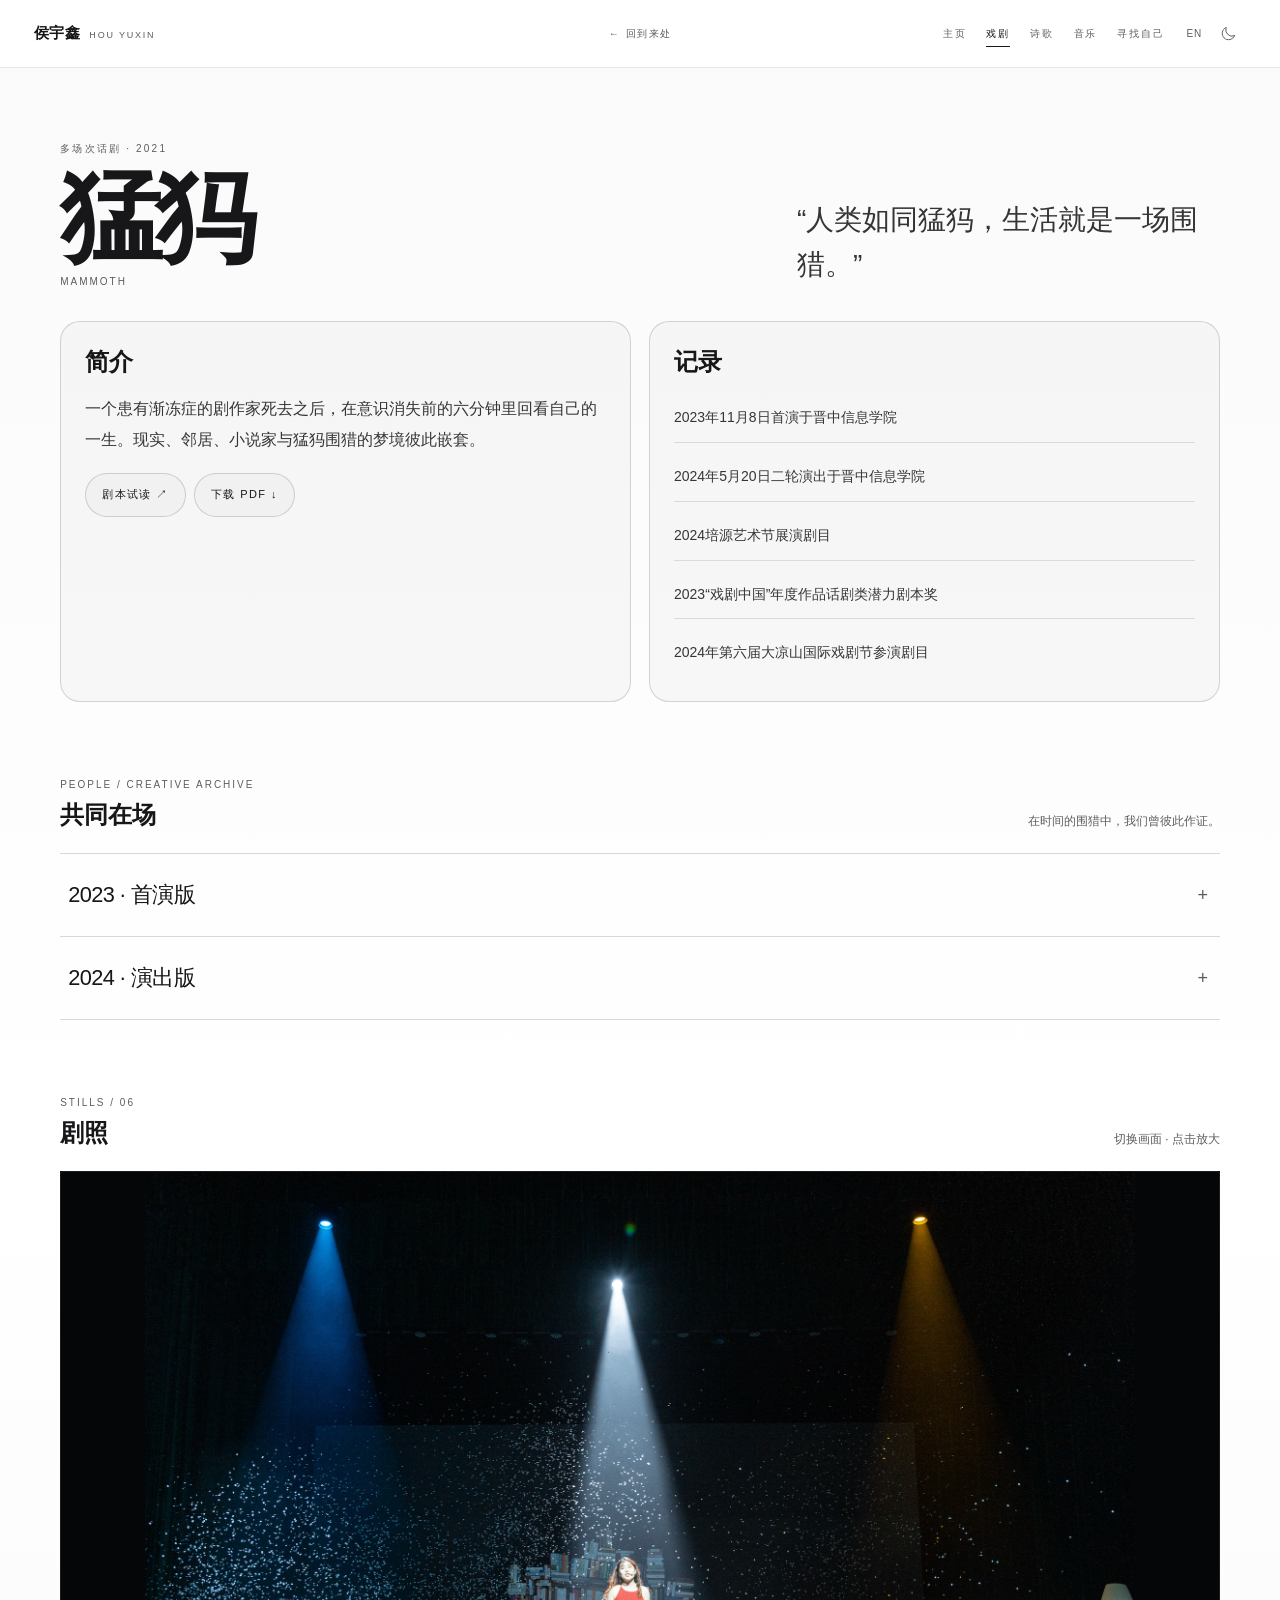
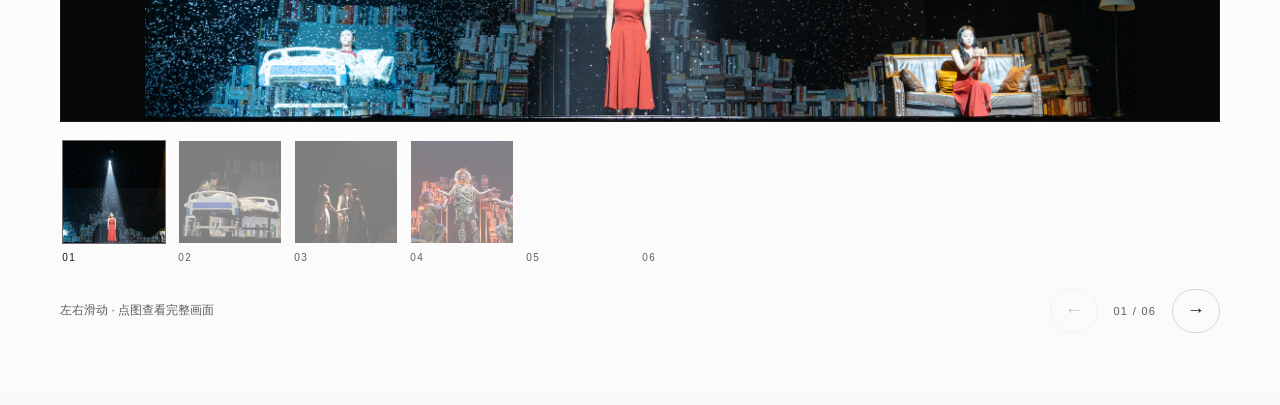
<file: work-mammoth.html>
<!doctype html><html lang="zh-CN"><head><meta charset="utf-8"><meta name="viewport" content="width=device-width,initial-scale=1"><title>猛犸 — 侯宇鑫</title><script src="theme.js?v=20261116-editorial3"></script><link rel="stylesheet" href="shared.css?v=20261029-native-scrollport7"><link rel="stylesheet" href="work.css"><link rel="stylesheet" href="gallery.css?v=20261006-gallery1"><link rel="stylesheet" href="shared-presence.css?v=20261015-v1"><script src="navigation.js?v=20261008-fade1400"></script><link rel="stylesheet" href="script-reader.css?v=20261114-actions1"><link rel="stylesheet" href="language.css?v=20261114-credits1"><link rel="stylesheet" href="theme.css?v=20261122-entry-bg1"><link rel="icon" href="favicon.ico?v=20261114-door2" type="image/x-icon" sizes="16x16 32x32 48x48"><link rel="icon" href="favicon.svg?v=20261114-door2" type="image/svg+xml" sizes="any"><link rel="icon" href="favicon.png?v=20261114-door2" type="image/png" sizes="32x32"><link rel="icon" href="favicon-192.png?v=20261114-apple1" type="image/png" sizes="192x192"><link rel="apple-touch-icon" sizes="180x180" href="apple-touch-icon.png"><link rel="apple-touch-icon" sizes="167x167" href="apple-touch-icon-167x167.png"><link rel="apple-touch-icon" sizes="152x152" href="apple-touch-icon-152x152.png"><script async defer src="https://cloud.umami.is/script.js" data-website-id="fda75079-483e-4f40-b21d-a5d85979b600" data-domains="echyox.com,www.echyox.com" data-exclude-search="true" data-exclude-hash="true" data-do-not-track="true" referrerpolicy="origin"></script>
<!-- Page metadata: SEO and social sharing -->
<meta name="description" content="侯宇鑫2021年原创话剧。一位患渐冻症的剧作家死后，在意识消失前的六分钟回望一生。 MAMMOTH (2021), a play by Yuxin Hou. After death, a playwright with ALS looks back on a lifetime in the six minutes before consciousness fades." data-description-en="MAMMOTH (2021), a play by Yuxin Hou. After death, a playwright with ALS looks back on a lifetime in the six minutes before consciousness fades.">
<link rel="canonical" href="https://echyox.com/work-mammoth.html">
<meta property="og:title" content="猛犸 · MAMMOTH — Yuxin Hou">
<meta property="og:type" content="website">
<meta property="og:url" content="https://echyox.com/work-mammoth.html">
<meta property="og:site_name" content="ECHYOX">
<meta property="og:description" content="保存过去，也向尚未发生的一切保持开放。">
<meta property="og:image" content="https://echyox.com/assets/social/echyox-share.png">
<meta property="og:image:type" content="image/png">
<meta property="og:image:width" content="1200">
<meta property="og:image:height" content="630">
<meta property="og:image:alt" content="ECHYOX — an H-shaped, half-open door symbol and the HOU YUXIN wordmark">
<meta name="twitter:card" content="summary_large_image">
<meta name="twitter:title" content="猛犸 · MAMMOTH — Yuxin Hou">
<meta name="twitter:description" content="保存过去，也向尚未发生的一切保持开放。">
<meta name="twitter:image" content="https://echyox.com/assets/social/echyox-share.png">
<meta name="twitter:image:alt" content="ECHYOX — an H-shaped, half-open door symbol and the HOU YUXIN wordmark">
<script type="application/ld+json">
{
  "@context": "https://schema.org",
  "@type": "Play",
  "@id": "https://echyox.com/work-mammoth.html#play",
  "url": "https://echyox.com/work-mammoth.html",
  "name": "猛犸",
  "alternateName": "MAMMOTH",
  "inLanguage": "zh-CN",
  "author": {
    "@id": "https://echyox.com/#person"
  }
}
</script>
</head><body><div class="stage-surface" aria-hidden="true"></div><header class="site-head"></header><main class="work"><section class="work-hero"><div class="reveal"><span class="eyebrow">多场次话剧 · 2021</span><h1>猛犸</h1><div class="work-en">MAMMOTH</div></div><div class="slogan reveal">“人类如同猛犸，生活就是一场围猎。”</div></section><section class="info-grid"><div class="panel reveal"><h2>简介</h2><div class="synopsis">一个患有渐冻症的剧作家死去之后，在意识消失前的六分钟里回看自己的一生。现实、邻居、小说家与猛犸围猎的梦境彼此嵌套。</div><div class="script-actions" style="margin-top:18px"><a class="btn script-preview-link" href="#read=mammoth" data-script-preview="mammoth" data-script-pdf="docs/mammoth-sample.pdf" aria-haspopup="dialog" aria-controls="scriptReader">剧本试读 ↗</a><a class="btn script-download-link" href="docs/mammoth-sample.pdf" download>下载 PDF ↓</a></div></div><div class="panel"><h2>记录</h2><div class="records"><div class="record reveal">2023年11月8日首演于晋中信息学院</div><div class="record reveal">2024年5月20日二轮演出于晋中信息学院</div><div class="record reveal">2024培源艺术节展演剧目</div><div class="record reveal">2023“戏剧中国”年度作品话剧类潜力剧本奖</div><div class="record reveal">2024年第六届大凉山国际戏剧节参演剧目</div></div></div></section><section class="work-collaborators" aria-labelledby="collab-heading">
<header class="work-collaborators-header"><div><span class="work-collaborators-kicker">PEOPLE / CREATIVE ARCHIVE</span><h2 id="collab-heading">共同在场</h2></div><p class="work-collaborators-hint">在时间的围猎中，我们曾彼此作证。</p></header>
<details class="collab-edition"><summary><span class="collab-edition-name">2023 · 首演版</span><span class="collab-edition-action" aria-hidden="true"></span></summary><div class="collab-edition-body"><div class="collab-group"><h3>演员阵容</h3><dl class="collab-cast"><div class="collab-person"><dt>郭锐锐</dt><dd>饰 女人（甲）</dd></div><div class="collab-person"><dt>郝雨晴</dt><dd>饰 女人（乙）</dd></div><div class="collab-person"><dt>韩昕彤</dt><dd>饰 女人（丙）</dd></div><div class="collab-person"><dt>张政</dt><dd>饰 原始人甲</dd></div><div class="collab-person"><dt>王江涛</dt><dd>饰 原始人乙</dd></div><div class="collab-person"><dt>武义刚</dt><dd>饰 原始人丙</dd></div><div class="collab-person"><dt>张梓玥</dt><dd>饰 护工小陈</dd></div><div class="collab-person"><dt>牛锴</dt><dd>饰 小说作家（甲）</dd></div><div class="collab-person"><dt>李东阳</dt><dd>饰 小说作家（乙）</dd></div><div class="collab-person"><dt>郑仪凯</dt><dd>饰 前图书馆管理员“X”（甲）</dd></div><div class="collab-person"><dt>王嘉顺</dt><dd>饰 前图书馆管理员“X”（乙）</dd></div><div class="collab-person"><dt>李娜</dt><dd>饰 神婆</dd></div><div class="collab-person"><dt>汪洋</dt><dd>饰 约耶夫·卢锡安</dd></div><div class="collab-person"><dt>崔欣瑶</dt><dd>饰 阿米尔·妮娜</dd></div><div class="collab-person"><dt>郭雨鑫</dt><dd>饰 贾医生</dd></div><div class="collab-person"><dt>霍禹龙</dt><dd>饰 主持人</dd></div></dl></div><div class="collab-group"><h3>制作团队</h3><dl class="collab-credits"><div class="collab-credit"><dt>编剧 / 导演</dt><dd>侯宇鑫</dd></div><div class="collab-credit"><dt>舞美设计 / 多媒体影像设计</dt><dd>田帅</dd></div><div class="collab-credit"><dt>人物形象设计</dt><dd>郭丽琨</dd></div><div class="collab-credit"><dt>平面设计</dt><dd>赵佳丽</dd></div><div class="collab-credit"><dt>灯光设计</dt><dd>王丽仙</dd></div><div class="collab-credit"><dt>导演助理</dt><dd>郭锐锐</dd></div></dl></div></div></details>
<details class="collab-edition"><summary><span class="collab-edition-name">2024 · 演出版</span><span class="collab-edition-action" aria-hidden="true"></span></summary><div class="collab-edition-body"><div class="collab-group"><h3>演员阵容</h3><dl class="collab-cast"><div class="collab-person"><dt>郝雨晴</dt><dd>饰 女人（甲）</dd></div><div class="collab-person"><dt>韩昕彤</dt><dd>饰 女人（乙）</dd></div><div class="collab-person"><dt>许海钰</dt><dd>饰 女人（丙）</dd></div><div class="collab-person"><dt>闫泽民</dt><dd>饰 原始人甲</dd></div><div class="collab-person"><dt>郑仪凯</dt><dd>饰 原始人乙</dd></div><div class="collab-person"><dt>曹宸卿</dt><dd>饰 原始人丙</dd></div><div class="collab-person"><dt>崔欣瑶</dt><dd>饰 护工小陈</dd></div><div class="collab-person"><dt>张芏</dt><dd>饰 小说作家（甲）</dd></div><div class="collab-person"><dt>牛锴</dt><dd>饰 小说作家（乙）</dd></div><div class="collab-person"><dt>王嘉顺</dt><dd>饰 前图书馆管理员“X”（甲）</dd></div><div class="collab-person"><dt>邢鹏飞</dt><dd>饰 前图书馆管理员“X”（乙）</dd></div><div class="collab-person"><dt>姜宇航</dt><dd>饰 约耶夫·卢锡安</dd></div><div class="collab-person"><dt>王青楠</dt><dd>饰 阿米尔·妮娜</dd></div><div class="collab-person"><dt>高宇婷</dt><dd>饰 神婆</dd></div><div class="collab-person"><dt>温骐毓</dt><dd>饰 贾医生</dd></div><div class="collab-person"><dt>杨严灿</dt><dd>饰 主持人</dd></div></dl></div><div class="collab-group"><h3>制作团队</h3><dl class="collab-credits"><div class="collab-credit"><dt>编剧 / 导演</dt><dd>侯宇鑫</dd></div><div class="collab-credit"><dt>舞台美术设计</dt><dd>田帅</dd></div><div class="collab-credit"><dt>人物妆造设计</dt><dd>郭丽琨</dd></div><div class="collab-credit"><dt>人物服饰设计</dt><dd>吕小静</dd></div><div class="collab-credit"><dt>舞台监督 / 导演助理</dt><dd>郭锐锐</dd></div><div class="collab-credit"><dt>多媒体影像设计</dt><dd>田帅、侯宇鑫</dd></div><div class="collab-credit"><dt>海报设计</dt><dd>陈宽</dd></div><div class="collab-credit"><dt>剧务统筹 / 舞台志愿者团队统筹</dt><dd>王一渤</dd></div></dl></div></div></details>

</section><section class="stills-gallery gallery--mammoth" data-stills="stage" data-title="《猛犸》" aria-labelledby="stills-title">
<div class="stills-heading"><div><span class="stills-kicker">STILLS / 06</span><h2 id="stills-title">剧照</h2></div><p class="stills-hint">切换画面 · 点击放大</p></div>
<div class="stills-stage" tabindex="0" role="region" aria-label="左右滑动或使用方向键切换剧照">
<a class="stills-photo" data-photo href="assets/stills/mammoth-6.png" target="_blank" rel="noopener" aria-label="放大查看《猛犸》剧照 01"><img src="assets/stills/mammoth-6.png" width="2048" height="1135" loading="lazy" decoding="async" alt="《猛犸》剧照 01"></a>
<a class="stills-photo" data-photo href="assets/stills/mammoth-1.jpg" target="_blank" rel="noopener" aria-label="放大查看《猛犸》剧照 02"><img src="assets/stills/mammoth-1.jpg" width="2048" height="1365" loading="lazy" decoding="async" alt="《猛犸》剧照 02"></a>
<a class="stills-photo" data-photo href="assets/stills/mammoth-2.jpg" target="_blank" rel="noopener" aria-label="放大查看《猛犸》剧照 03"><img src="assets/stills/mammoth-2.jpg" width="2048" height="1365" loading="lazy" decoding="async" alt="《猛犸》剧照 03"></a>
<a class="stills-photo" data-photo href="assets/stills/mammoth-3.jpg" target="_blank" rel="noopener" aria-label="放大查看《猛犸》剧照 04"><img src="assets/stills/mammoth-3.jpg" width="2048" height="1362" loading="lazy" decoding="async" alt="《猛犸》剧照 04"></a>
<a class="stills-photo" data-photo href="assets/stills/mammoth-4.jpg" target="_blank" rel="noopener" aria-label="放大查看《猛犸》剧照 05"><img src="assets/stills/mammoth-4.jpg" width="2048" height="1362" loading="lazy" decoding="async" alt="《猛犸》剧照 05"></a>
<a class="stills-photo" data-photo href="assets/stills/mammoth-5.jpg" target="_blank" rel="noopener" aria-label="放大查看《猛犸》剧照 06"><img src="assets/stills/mammoth-5.jpg" width="2048" height="1362" loading="lazy" decoding="async" alt="《猛犸》剧照 06"></a>
</div>
<div class="stills-thumbs" hidden aria-label="选择剧照">
<button class="stills-thumb" type="button" data-select="0" aria-pressed="false" aria-label="显示第 1 张剧照"><img src="assets/stills/mammoth-6.png" width="156" height="104" loading="lazy" decoding="async" alt=""><span>01</span></button>
<button class="stills-thumb" type="button" data-select="1" aria-pressed="false" aria-label="显示第 2 张剧照"><img src="assets/stills/mammoth-1.jpg" width="156" height="104" loading="lazy" decoding="async" alt=""><span>02</span></button>
<button class="stills-thumb" type="button" data-select="2" aria-pressed="false" aria-label="显示第 3 张剧照"><img src="assets/stills/mammoth-2.jpg" width="156" height="104" loading="lazy" decoding="async" alt=""><span>03</span></button>
<button class="stills-thumb" type="button" data-select="3" aria-pressed="false" aria-label="显示第 4 张剧照"><img src="assets/stills/mammoth-3.jpg" width="156" height="104" loading="lazy" decoding="async" alt=""><span>04</span></button>
<button class="stills-thumb" type="button" data-select="4" aria-pressed="false" aria-label="显示第 5 张剧照"><img src="assets/stills/mammoth-4.jpg" width="156" height="104" loading="lazy" decoding="async" alt=""><span>05</span></button>
<button class="stills-thumb" type="button" data-select="5" aria-pressed="false" aria-label="显示第 6 张剧照"><img src="assets/stills/mammoth-5.jpg" width="156" height="104" loading="lazy" decoding="async" alt=""><span>06</span></button>
</div>
<div class="stills-foot"><p class="stills-hint">左右滑动 · 点图查看完整画面</p><div class="stills-tools" hidden><button type="button" class="stills-arrow" data-step="-1" aria-label="上一张剧照">←</button><span class="stills-counter" data-counter aria-live="polite" aria-atomic="true"></span><button type="button" class="stills-arrow" data-step="1" aria-label="下一张剧照">→</button></div></div>
</section></main><script src="site.js?v=20261009-no-spotlight1"></script><script src="scroll-boundary.js?v=20261029-native-scrollport7"></script><script src="gallery.js?v=20261006-gallery1" defer></script><script src="script-reader.js?v=20261007-poems1"></script><script src="language.js?v=20261119-family-name-order1"></script></body></html>
</file>
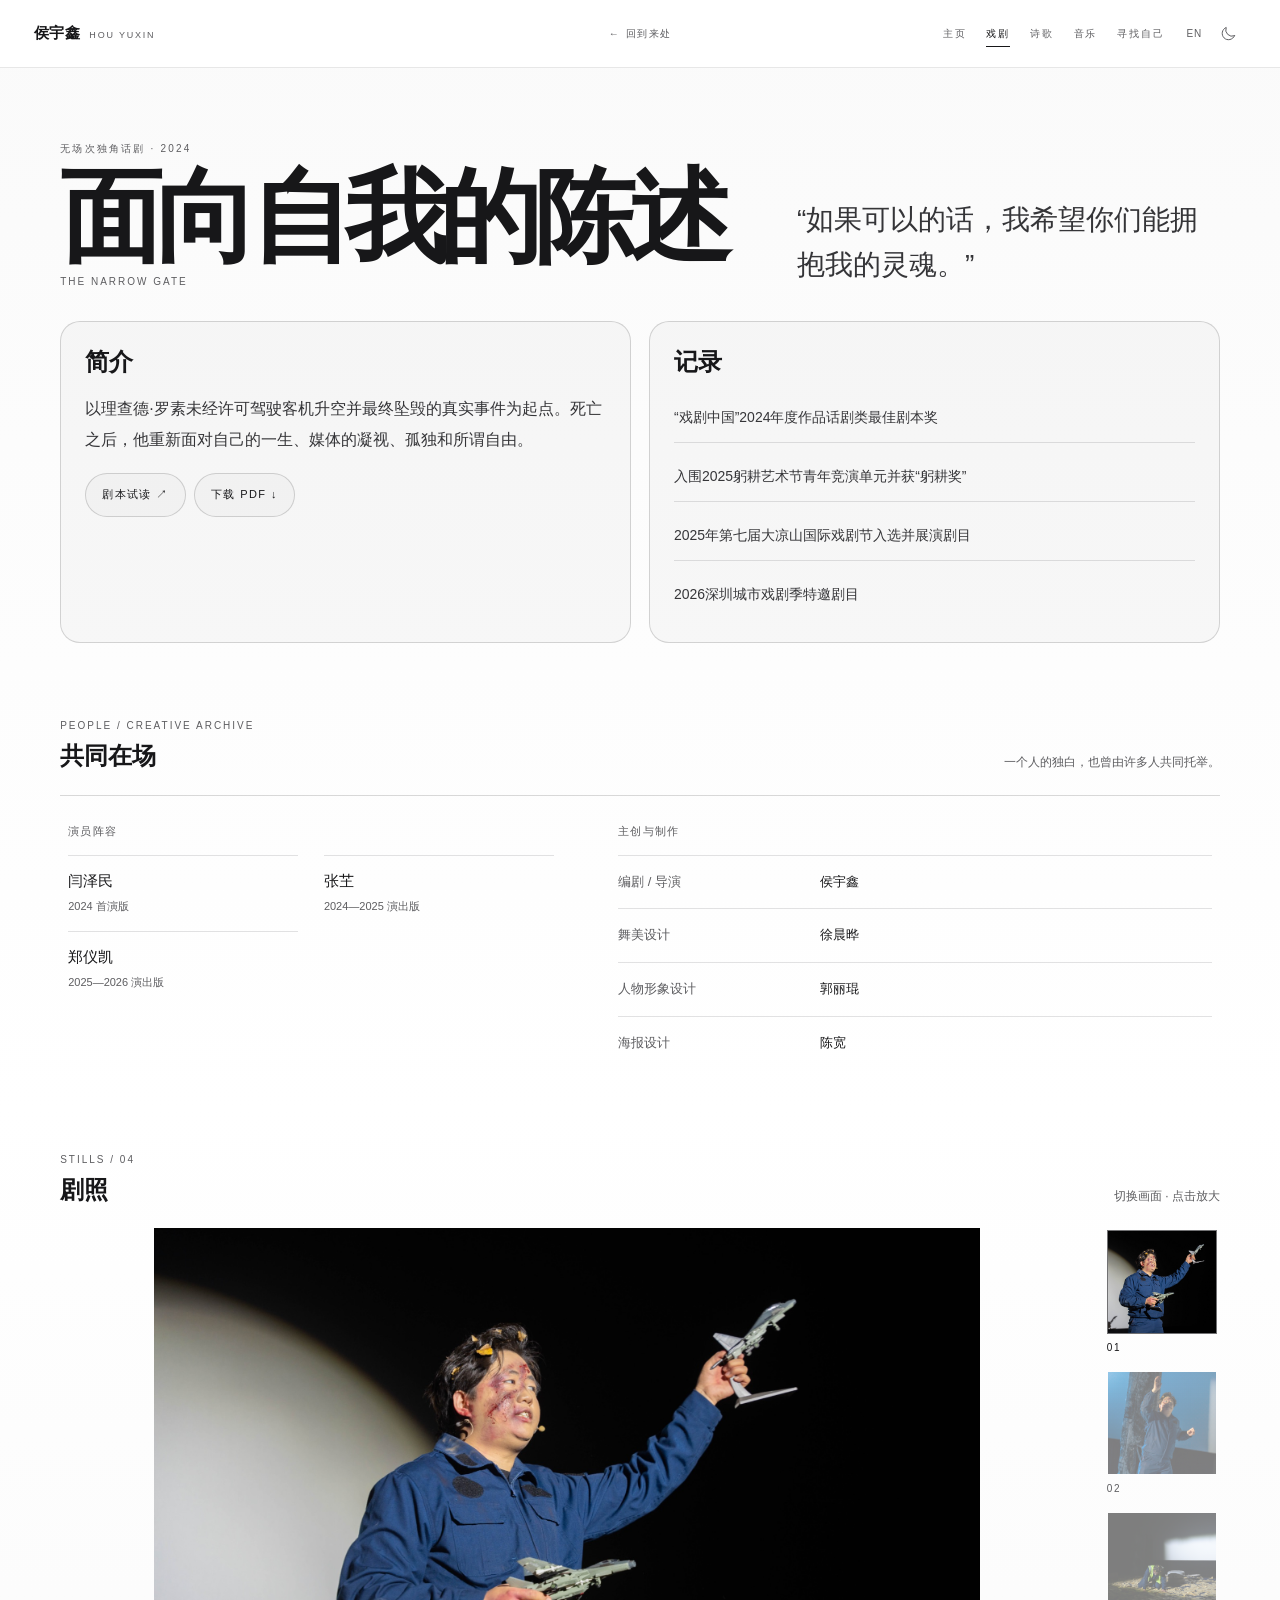
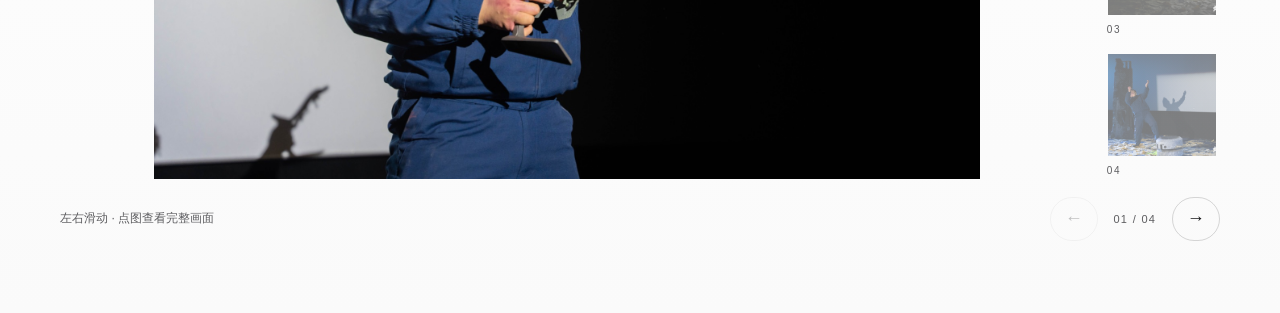
<file: work-narrow-gate.html>
<!doctype html><html lang="zh-CN"><head><meta charset="utf-8"><meta name="viewport" content="width=device-width,initial-scale=1"><title>面向自我的陈述 — 侯宇鑫</title><script src="theme.js?v=20261116-editorial3"></script><link rel="stylesheet" href="shared.css?v=20261029-native-scrollport7"><link rel="stylesheet" href="work.css"><link rel="stylesheet" href="gallery.css?v=20261006-gallery1"><link rel="stylesheet" href="shared-presence.css?v=20261015-v1"><script src="navigation.js?v=20261008-fade1400"></script><link rel="stylesheet" href="script-reader.css?v=20261114-actions1"><link rel="stylesheet" href="language.css?v=20261114-credits1"><link rel="stylesheet" href="theme.css?v=20261122-entry-bg1"><link rel="icon" href="favicon.ico?v=20261114-door2" type="image/x-icon" sizes="16x16 32x32 48x48"><link rel="icon" href="favicon.svg?v=20261114-door2" type="image/svg+xml" sizes="any"><link rel="icon" href="favicon.png?v=20261114-door2" type="image/png" sizes="32x32"><link rel="icon" href="favicon-192.png?v=20261114-apple1" type="image/png" sizes="192x192"><link rel="apple-touch-icon" sizes="180x180" href="apple-touch-icon.png"><link rel="apple-touch-icon" sizes="167x167" href="apple-touch-icon-167x167.png"><link rel="apple-touch-icon" sizes="152x152" href="apple-touch-icon-152x152.png"><script async defer src="https://cloud.umami.is/script.js" data-website-id="fda75079-483e-4f40-b21d-a5d85979b600" data-domains="echyox.com,www.echyox.com" data-exclude-search="true" data-exclude-hash="true" data-do-not-track="true" referrerpolicy="origin"></script>
<!-- Page metadata: SEO and social sharing -->
<meta name="description" content="侯宇鑫2024年独角话剧，以理查德·罗素事件为起点，探问死亡、孤独与自由。 THE NARROW GATE (2024), a solo play by Yuxin Hou that takes the Richard Russell incident as its starting point to explore death, loneliness and freedom." data-description-en="THE NARROW GATE (2024), a solo play by Yuxin Hou that takes the Richard Russell incident as its starting point to explore death, loneliness and freedom.">
<link rel="canonical" href="https://echyox.com/work-narrow-gate.html">
<meta property="og:title" content="面向自我的陈述 · THE NARROW GATE — Yuxin Hou">
<meta property="og:type" content="website">
<meta property="og:url" content="https://echyox.com/work-narrow-gate.html">
<meta property="og:site_name" content="ECHYOX">
<meta property="og:description" content="保存过去，也向尚未发生的一切保持开放。">
<meta property="og:image" content="https://echyox.com/assets/social/echyox-share.png">
<meta property="og:image:type" content="image/png">
<meta property="og:image:width" content="1200">
<meta property="og:image:height" content="630">
<meta property="og:image:alt" content="ECHYOX — an H-shaped, half-open door symbol and the HOU YUXIN wordmark">
<meta name="twitter:card" content="summary_large_image">
<meta name="twitter:title" content="面向自我的陈述 · THE NARROW GATE — Yuxin Hou">
<meta name="twitter:description" content="保存过去，也向尚未发生的一切保持开放。">
<meta name="twitter:image" content="https://echyox.com/assets/social/echyox-share.png">
<meta name="twitter:image:alt" content="ECHYOX — an H-shaped, half-open door symbol and the HOU YUXIN wordmark">
<script type="application/ld+json">
{
  "@context": "https://schema.org",
  "@type": "Play",
  "@id": "https://echyox.com/work-narrow-gate.html#play",
  "url": "https://echyox.com/work-narrow-gate.html",
  "name": "面向自我的陈述",
  "alternateName": "THE NARROW GATE",
  "inLanguage": "zh-CN",
  "author": {
    "@id": "https://echyox.com/#person"
  }
}
</script>
</head><body><div class="stage-surface" aria-hidden="true"></div><header class="site-head"></header><main class="work"><section class="work-hero"><div class="reveal"><span class="eyebrow">无场次独角话剧 · 2024</span><h1>面向自我的陈述</h1><div class="work-en">THE NARROW GATE</div></div><div class="slogan reveal">“如果可以的话，我希望你们能拥抱我的灵魂。”</div></section><section class="info-grid"><div class="panel reveal"><h2>简介</h2><div class="synopsis">以理查德·罗素未经许可驾驶客机升空并最终坠毁的真实事件为起点。死亡之后，他重新面对自己的一生、媒体的凝视、孤独和所谓自由。</div><div class="script-actions" style="margin-top:18px"><a class="btn script-preview-link" href="#read=narrow-gate" data-script-preview="narrow-gate" data-script-pdf="docs/narrow-gate-sample.pdf" aria-haspopup="dialog" aria-controls="scriptReader">剧本试读 ↗</a><a class="btn script-download-link" href="docs/narrow-gate-sample.pdf" download>下载 PDF ↓</a></div></div><div class="panel"><h2>记录</h2><div class="records"><div class="record reveal">“戏剧中国”2024年度作品话剧类最佳剧本奖</div><div class="record reveal">入围2025躬耕艺术节青年竞演单元并获“躬耕奖”</div><div class="record reveal">2025年第七届大凉山国际戏剧节入选并展演剧目</div><div class="record reveal">2026深圳城市戏剧季特邀剧目</div></div></div></section><section class="work-collaborators" aria-labelledby="collab-heading">
<header class="work-collaborators-header"><div><span class="work-collaborators-kicker">PEOPLE / CREATIVE ARCHIVE</span><h2 id="collab-heading">共同在场</h2></div><p class="work-collaborators-hint">一个人的独白，也曾由许多人共同托举。</p></header>
<div class="collab-simple"><div class="collab-group"><h3>演员阵容</h3><dl class="collab-cast"><div class="collab-person"><dt>闫泽民</dt><dd class="collab-qualifier">2024 首演版</dd></div><div class="collab-person"><dt>张芏</dt><dd class="collab-qualifier">2024—2025 演出版</dd></div><div class="collab-person"><dt>郑仪凯</dt><dd class="collab-qualifier">2025—2026 演出版</dd></div></dl></div><div class="collab-group"><h3>主创与制作</h3><dl class="collab-credits"><div class="collab-credit"><dt>编剧 / 导演</dt><dd>侯宇鑫</dd></div><div class="collab-credit"><dt>舞美设计</dt><dd>徐晨晔</dd></div><div class="collab-credit"><dt>人物形象设计</dt><dd>郭丽琨</dd></div><div class="collab-credit"><dt>海报设计</dt><dd>陈宽</dd></div></dl></div></div>
</section><section class="stills-gallery gallery--narrow" data-stills="stage" data-title="《面向自我的陈述》" aria-labelledby="stills-title">
<div class="stills-heading"><div><span class="stills-kicker">STILLS / 04</span><h2 id="stills-title">剧照</h2></div><p class="stills-hint">切换画面 · 点击放大</p></div>
<div class="stills-focus">
<div class="stills-stage" tabindex="0" role="region" aria-label="左右滑动或使用方向键切换剧照">
<a class="stills-photo" data-photo href="assets/stills/narrow-1.jpg" target="_blank" rel="noopener" aria-label="放大查看《面向自我的陈述》剧照 01"><img src="assets/stills/narrow-1.jpg" width="2048" height="1365" loading="lazy" decoding="async" alt="《面向自我的陈述》剧照 01"></a>
<a class="stills-photo" data-photo href="assets/stills/narrow-2.jpg" target="_blank" rel="noopener" aria-label="放大查看《面向自我的陈述》剧照 02"><img src="assets/stills/narrow-2.jpg" width="1600" height="1067" loading="lazy" decoding="async" alt="《面向自我的陈述》剧照 02"></a>
<a class="stills-photo" data-photo href="assets/stills/narrow-3.jpg" target="_blank" rel="noopener" aria-label="放大查看《面向自我的陈述》剧照 03"><img src="assets/stills/narrow-3.jpg" width="1600" height="1067" loading="lazy" decoding="async" alt="《面向自我的陈述》剧照 03"></a>
<a class="stills-photo" data-photo href="assets/stills/narrow-4.jpg" target="_blank" rel="noopener" aria-label="放大查看《面向自我的陈述》剧照 04"><img src="assets/stills/narrow-4.jpg" width="1600" height="1067" loading="lazy" decoding="async" alt="《面向自我的陈述》剧照 04"></a>
</div>
<div class="stills-thumbs" hidden aria-label="选择剧照">
<button class="stills-thumb" type="button" data-select="0" aria-pressed="false" aria-label="显示第 1 张剧照"><img src="assets/stills/narrow-1.jpg" width="156" height="104" loading="lazy" decoding="async" alt=""><span>01</span></button>
<button class="stills-thumb" type="button" data-select="1" aria-pressed="false" aria-label="显示第 2 张剧照"><img src="assets/stills/narrow-2.jpg" width="156" height="104" loading="lazy" decoding="async" alt=""><span>02</span></button>
<button class="stills-thumb" type="button" data-select="2" aria-pressed="false" aria-label="显示第 3 张剧照"><img src="assets/stills/narrow-3.jpg" width="156" height="104" loading="lazy" decoding="async" alt=""><span>03</span></button>
<button class="stills-thumb" type="button" data-select="3" aria-pressed="false" aria-label="显示第 4 张剧照"><img src="assets/stills/narrow-4.jpg" width="156" height="104" loading="lazy" decoding="async" alt=""><span>04</span></button>
</div>
</div>
<div class="stills-foot"><p class="stills-hint">左右滑动 · 点图查看完整画面</p><div class="stills-tools" hidden><button type="button" class="stills-arrow" data-step="-1" aria-label="上一张剧照">←</button><span class="stills-counter" data-counter aria-live="polite" aria-atomic="true"></span><button type="button" class="stills-arrow" data-step="1" aria-label="下一张剧照">→</button></div></div>
</section></main><script src="site.js?v=20261009-no-spotlight1"></script><script src="scroll-boundary.js?v=20261029-native-scrollport7"></script><script src="gallery.js?v=20261006-gallery1" defer></script><script src="script-reader.js?v=20261007-poems1"></script><script src="language.js?v=20261119-family-name-order1"></script></body></html>
</file>
<file: shared.css>
*{box-sizing:border-box}
:root{--bg:#07080a;--fg:#f0eee8;--muted:#9a978f;--line:rgba(255,255,255,.14);--panel:rgba(255,255,255,.035);--ease:cubic-bezier(.22,1,.36,1);--header-h:68px}
html{background:var(--bg);scroll-behavior:smooth}body{margin:0;background:linear-gradient(180deg,#090a0c,#07080a 58%,#090a0c);color:var(--fg);font-family:-apple-system,BlinkMacSystemFont,"PingFang SC","Hiragino Sans GB","Microsoft YaHei",Arial,sans-serif;overflow-x:hidden}a{color:inherit;text-decoration:none}button{font:inherit}img{display:block;max-width:100%}
.site-head{position:fixed;z-index:70;left:0;right:0;top:0;height:var(--header-h);display:flex;align-items:center;justify-content:space-between;gap:18px;padding:0 clamp(16px,3vw,34px);border-bottom:1px solid rgba(255,255,255,.08);background:var(--bg);backdrop-filter:none;-webkit-backdrop-filter:none}
/* Keep the top cover opaque, including the area above the layout viewport
   that mobile Safari may expose while its browser chrome changes. */
.site-head::before{content:"";position:absolute;left:0;right:0;bottom:100%;height:calc(96px + env(safe-area-inset-top,0px));background:var(--bg);pointer-events:none}
/* Only the part of the document crossing the navigation boundary fades.
   Preserve native document scrolling and keep dialogs/entrance outside it. */
:root{--nav-fade-size:32px}
main.has-scroll-boundary{-webkit-clip-path:inset(var(--content-clip-top,0px) -100vw -100vh);clip-path:inset(var(--content-clip-top,0px) -100vw -100vh)}
.nav-fade{position:fixed;top:var(--nav-fade-top,var(--header-h));left:0;right:0;height:var(--nav-fade-size);z-index:4;pointer-events:none;opacity:var(--nav-fade-strength,0);background:linear-gradient(to bottom,var(--bg),rgba(7,8,10,0))}
/* The music player occupies a fixed reading frame; its lyrics already fade
   within their own scroll area. Keep the idle track heading fully readable. */
body.music-open .nav-fade{display:none}
@media(max-width:820px){:root{--nav-fade-size:24px}}
.brand-link{font-size:15px;font-weight:700;letter-spacing:.03em;white-space:nowrap}.brand-link small{margin-left:9px;font-size:9px;font-weight:500;letter-spacing:.2em;color:var(--muted)}
.global-nav{display:flex;gap:20px;align-items:center}.global-nav a{font-size:10px;letter-spacing:.18em;color:var(--muted);padding:8px 0;position:relative;white-space:nowrap}.global-nav a:after{content:"";position:absolute;left:0;right:100%;bottom:2px;height:1px;background:currentColor;transition:right .35s var(--ease)}.global-nav a:hover,.global-nav a.active{color:var(--fg)}.global-nav a:hover:after,.global-nav a.active:after{right:0}
.back-link{position:absolute;left:50%;top:50%;transform:translate(-50%,-50%);display:inline-flex;align-items:center;justify-content:center;gap:6px;min-height:44px;padding:0 12px;font-size:10px;letter-spacing:.13em;white-space:nowrap;color:var(--muted);transition:color .25s}.back-link:hover{color:var(--fg)}.back-link:focus-visible{outline:1px solid var(--fg);outline-offset:2px;border-radius:3px}
.page{padding:calc(var(--header-h) + 72px) clamp(18px,4.7vw,70px) 72px;position:relative;z-index:3}.eyebrow{font-size:10px;letter-spacing:.22em;color:var(--muted)}.page-title{font-size:clamp(58px,10vw,132px);line-height:.9;letter-spacing:-.07em;margin:15px 0 22px}.page-intro{font-size:clamp(18px,2vw,29px);line-height:1.68;max-width:30em;color:#cbc8c0}
.reveal{opacity:0;transform:translateY(18px);transition:opacity .7s var(--ease),transform .7s var(--ease)}.reveal.is-visible{opacity:1;transform:none}
.panel{border:1px solid var(--line);background:var(--panel);border-radius:20px;padding:24px}.btn{display:inline-flex;align-items:center;justify-content:center;border:1px solid var(--line);border-radius:999px;padding:11px 16px;font-size:11px;letter-spacing:.13em;color:var(--fg);background:rgba(255,255,255,.025);transition:transform .3s var(--ease),background .3s}.btn:hover{transform:translateY(-2px);background:rgba(255,255,255,.08)}
/* Unified ECHYOX page navigation — about 1.4 seconds total.
   Outgoing view dims to black for 0.6 s; next document reveals for 0.8 s.
   The dedicated intro gate still uses its own 2.35 s single-page reveal.
   No native page view-transition animation and no old stage light field. */
@view-transition{navigation:none}
.stage-surface{position:fixed;inset:0;pointer-events:none}
/* Keep one composited curtain alive instead of creating a new full-screen
   pseudo-element at every click. Safari can animate only its opacity. */
html.site-fade-enabled body::after{
  content:"";position:fixed;inset:0;z-index:2000;
  pointer-events:none;background:#07080a;opacity:0;
  transform:translateZ(0);backface-visibility:hidden;
  will-change:opacity;contain:paint;
}
html.site-fade-initial body::after{opacity:1}
html.site-fade-local-out body::after{
  pointer-events:auto;animation:echyox-page-leave 600ms cubic-bezier(.45,0,.55,1) both;
}
html.site-fade-local-hold body::after{pointer-events:auto;opacity:1}
html.site-fade-local-in body::after{
  pointer-events:auto;animation:echyox-page-arrive 800ms cubic-bezier(.45,0,.55,1) both;
}
html.site-fade-local-out body,html.site-fade-local-in body{cursor:progress}

html.site-fade-arriving body::after{
  animation:echyox-page-arrive 800ms cubic-bezier(.45,0,.55,1) both;
}
html.site-fade-leaving body::after{
  pointer-events:auto;
  animation:echyox-page-leave 600ms cubic-bezier(.45,0,.55,1) both;
}
/* One continuous easing curve per phase avoids velocity resets at
   24/64/82% keyframe boundaries that made the dark fade feel stepped. */
@keyframes echyox-page-leave{from{opacity:0}to{opacity:1}}
@keyframes echyox-page-arrive{from{opacity:1}to{opacity:0}}

/* Audio loop controls */
.audio-options{display:flex;align-items:center;flex-wrap:wrap;margin:10px 0 16px}
.audio-loop{display:inline-flex;align-items:center;justify-content:center;gap:9px;min-height:44px;padding:9px 13px;border:1px solid var(--line);border-radius:999px;background:rgba(255,255,255,.025);color:var(--muted);font:inherit;font-size:11px;letter-spacing:.06em;cursor:pointer;transition:background .2s,color .2s,border-color .2s}
.audio-loop svg{width:16px;height:16px;fill:none;stroke:currentColor;stroke-width:1.5;stroke-linecap:round;stroke-linejoin:round;flex-shrink:0}
.audio-loop-state{font-size:10px;letter-spacing:.03em;opacity:.75}
.audio-loop:hover{color:var(--fg);border-color:rgba(255,255,255,.28)}
.audio-loop[aria-pressed="true"]{color:var(--fg);background:rgba(240,238,232,.1);border-color:rgba(240,238,232,.45)}
.audio-loop:focus-visible{outline:2px solid var(--fg);outline-offset:4px}

/* Ordinary desktop selection and mobile copy callouts. */
body,body *{-webkit-user-select:none;user-select:none;-webkit-touch-callout:none}
img{-webkit-user-drag:none}
html.reader-open,html.reader-open body{overflow:hidden}
@media print{body{display:none!important}}
@media(max-width:820px){.global-nav{gap:11px;max-width:70vw;overflow:auto;scrollbar-width:none}.global-nav::-webkit-scrollbar{display:none}.global-nav a{font-size:9px}.brand-link small{display:none}.page{padding:calc(var(--header-h) + 66px) 16px 54px}}
@media(max-width:600px){.has-back-nav{--header-h:104px}.site-head.has-back{display:grid;grid-template-columns:minmax(0,1fr) auto;grid-template-rows:54px 44px;gap:0 12px;padding:0 16px 5px}.site-head.has-back .brand-link{grid-column:1;grid-row:1}.site-head.has-back .global-nav{grid-column:2;grid-row:1;justify-self:end;max-width:100%}.site-head.has-back .back-link{position:static;transform:none;grid-column:1/-1;grid-row:2;justify-self:center}}
@media(prefers-reduced-motion:reduce){html{scroll-behavior:auto}*,*:before,*:after{animation:none!important;transition:none!important}.reveal{opacity:1;transform:none}.stage-transition{display:none!important}}

@media(prefers-reduced-motion:reduce){
  html.site-fade-enabled body::after{content:none!important}
}


/* iPhone Safari bottom-toolbar transition bleed (2026-10-29).
   Safari can show the scrolling document behind its translucent browser
   toolbar even when the fixed body::after fade curtain covers the viewport.
   Fade only the underlying main content during the EXISTING transition;
   keep the curtain, durations, layout and normal scroll unchanged.
   This is a targeted visual hypothesis pending real iPhone Safari review. */
@supports (-webkit-touch-callout: none) {
  @media (max-width: 1024px) and (pointer: coarse) {
    html.site-fade-initial main,
    html.site-fade-local-hold main {
      opacity: 0;
    }
    html.site-fade-leaving main,
    html.site-fade-local-out main {
      animation: echyox-safari-content-leave 600ms cubic-bezier(.45,0,.55,1) both;
    }
    html.site-fade-arriving:not(.site-fade-local-out):not(.site-fade-local-hold):not(.site-fade-local-in) main,
    html.site-fade-local-in main {
      animation: echyox-safari-content-arrive 800ms cubic-bezier(.45,0,.55,1) both;
    }
  }
  @keyframes echyox-safari-content-leave {
    from { opacity: 1; }
    to { opacity: 0; }
  }
  @keyframes echyox-safari-content-arrive {
    from { opacity: 0; }
    to { opacity: 1; }
  }
}

/* PR #33: extend the already accepted Becoming header fade to every other
   iPhone Safari page. The fixed header owns this overlay rather than the
   clipped/scrolling main (which could displace a fixed child on WebKit).
   Keep the native page scroll, poem year rail, readers and lyric scrollers. */
@supports (-webkit-touch-callout: none) {
  @media (max-width: 1024px) and (pointer: coarse) {
    html:not(.becoming-scroll-isolated) .site-head {
      border-bottom-color: transparent;
    }
    html:not(.becoming-scroll-isolated) .site-head::after {
      content: "";
      position: absolute;
      top: calc(100% + var(--safari-nav-fade-offset, 0px));
      left: 0;
      right: 0;
      height: 96px;
      pointer-events: none;
      background: linear-gradient(to bottom,
        var(--bg) 0%,
        rgba(7,8,10,.94) 18%,
        rgba(7,8,10,.60) 54%,
        rgba(7,8,10,0) 100%);
      opacity: var(--safari-nav-fade-opacity, 0);
    }
    /* Older per-main "fixed" fade could scroll with main's clip-path.
       Keep the single header-anchored overlay instead. */
    html:not(.becoming-scroll-isolated) main .nav-fade {
      display: none;
    }
    /* Music's player has its own bounded reading and lyric fade. */
    html:not(.becoming-scroll-isolated) body.music-open .site-head::after {
      display: none;
    }
  }
}

/* PR #33: iPhone Safari's document rubber-band can draw scrolling text
   above the fixed header. As with the approved Becoming page, put regular
   content in a native clipped scrollport starting BELOW the header. This
   remains safe even when future catalogues have dozens of rows. */
@supports (-webkit-touch-callout: none) {
  @media (max-width: 1024px) and (pointer: coarse) {
    html:not(.becoming-scroll-isolated),
    html:not(.becoming-scroll-isolated) body {
      height: 100%;
      overflow: hidden;
      overscroll-behavior-y: none;
    }
    html:not(.becoming-scroll-isolated) main.home,
    html:not(.becoming-scroll-isolated) main.page,
    html:not(.becoming-scroll-isolated) main.work {
      position: fixed;
      top: var(--header-h);
      right: 0;
      bottom: 0;
      left: 0;
      height: auto;
      min-height: 0;
      overflow-x: hidden;
      overflow-y: auto;
      -webkit-overflow-scrolling: touch;
      overscroll-behavior-y: contain;
    }
    /* Preserve the original visible top spacing after moving the origin. */
    html:not(.becoming-scroll-isolated) main.home { padding-top: 22px; }
    html:not(.becoming-scroll-isolated) main.page { padding-top: 66px; }
    html:not(.becoming-scroll-isolated) main.work { padding-top: 64px; }
    html:not(.becoming-scroll-isolated) main.has-scroll-boundary {
      -webkit-clip-path: none;
      clip-path: none;
    }
    /* A sticky poetry year rail now uses its native scroller's top edge. */
    html:not(.becoming-scroll-isolated) main.poetry-page .poetry-years {
      top: 0;
    }
    /* Keep the existing fixed music player and independently faded lyrics. */
    html:not(.becoming-scroll-isolated) body.music-open main.page {
      height: auto;
      min-height: 0;
      overflow-y: hidden;
      padding-top: 14px;
    }
  }
}
</file>
<file: home.css>
.home{min-height:100svh;padding:calc(var(--header-h) + 22px) clamp(14px,2.8vw,34px) 22px;display:grid;grid-template-columns:repeat(4,minmax(0,1fr));gap:12px;position:relative;z-index:3}.door{min-width:0;display:grid;grid-template-rows:34px 1fr 36px;padding:22px;border:1px solid rgba(255,255,255,.09);border-radius:18px;background:rgba(255,255,255,.025);transition:transform .38s var(--ease),background .38s,border-color .38s}.door:hover{transform:translateY(-5px);background:rgba(255,255,255,.055);border-color:rgba(255,255,255,.2)}.door .no{font-size:10px;letter-spacing:.18em;color:var(--muted)}.door-main{display:flex;flex-direction:column;justify-content:center;min-height:0}.door h1{margin:0;font-size:clamp(36px,4.25vw,64px);line-height:1;letter-spacing:-.06em;white-space:nowrap;font-weight:650}.door p{margin:18px 0 0;font-size:15px;line-height:1.7;color:#c9c5bc;max-width:18em}.door .arrow{align-self:end;justify-self:end;font-size:20px}@media(max-width:1050px){.home{grid-template-columns:repeat(2,1fr);min-height:auto}.door{min-height:42vh}.door h1{font-size:52px}}@media(max-width:620px){.home{grid-template-columns:1fr}.door{min-height:230px}.door h1{font-size:50px}}

/* Reserve the same two-line caption space in every card to align both rows. */
.door p{min-height:3.4em}
.door:hover{transform:none}


/* ECHYOX — PR #6, orbital literary field; homepage only.
   Decorative texts have individual elliptical orbits driven by entrance.js.
   Script-free and reduced-motion visitors receive a still composition. */
.entry-target{position:absolute;top:0;left:0;width:1px;height:1px;pointer-events:none}
.entry-gate{
  position:fixed;inset:0;z-index:150;display:grid;place-items:center;
  overflow:hidden;isolation:isolate;color:#f0eee8;
  background:radial-gradient(ellipse 52% 44% at 50% 50%,#121314 0%,#090a0c 53%,#07080a 100%);
  /* Promote before the click so Safari needn't build a fullscreen layer mid-transition. */
  transform:translateZ(0);will-change:opacity;
}
.entry-gate[hidden],#entry-revealed:target + .entry-gate,body.entry-passed .entry-gate{display:none!important}
.entry-art{position:absolute;inset:0;pointer-events:none;overflow:hidden}
.entry-text-layer{
  position:absolute;inset:0;pointer-events:none;
  -webkit-mask-image:radial-gradient(ellipse 48% 38% at 50% 50%,transparent 0 58%,#000 100%);
  mask-image:radial-gradient(ellipse 48% 38% at 50% 50%,transparent 0 58%,#000 100%);
}
.entry-canvas{position:absolute;inset:0;display:block;pointer-events:none}
.entry-canvas[hidden]{display:none!important}
.entry-gate.entry-motion-ready .entry-text-layer{visibility:hidden}
.entry-bit{
  position:absolute;left:var(--x);top:var(--y);
  display:block;width:max-content;max-width:90vw;white-space:nowrap;
  color:#ddd6c9;font-size:var(--size,16px);font-weight:400;
  line-height:1.45;letter-spacing:.09em;opacity:var(--alpha,.35);
  transform-origin:50% 50%;pointer-events:none;
}
.entry-bit[data-source="剧本"]{color:#d0c8bc}
.entry-bit[data-source="诗歌"]{color:#e0dacf}
.entry-bit[data-source="歌词"]{color:#c5c1b9}
/* In animation mode the orbital position is written as a GPU-friendly transform. */
/* Canvas mode renders motion without creating 90 separate GPU layers. */
.entry-content{
  position:relative;z-index:2;display:flex;flex-direction:column;
  align-items:center;justify-content:center;max-width:100%;
  padding:0 21px;text-align:center;transition:opacity .72s ease,transform .9s var(--ease);
}
.entry-wordmark{
  margin:0;font-size:clamp(32px,4.6vw,64px);font-weight:400;line-height:1.2;
  letter-spacing:.23em;text-indent:.23em;white-space:nowrap;color:#f0ece4;
  text-shadow:0 0 26px rgba(7,8,10,.7);
}
.entry-enter{
  position:relative;display:inline-flex;align-items:center;justify-content:center;
  min-height:50px;margin-top:26px;padding:10px 2px 15px;
  color:#d2cbbf;font-size:clamp(14px,1.2vw,17px);line-height:1.5;
  letter-spacing:.16em;text-indent:.16em;outline-offset:8px;cursor:pointer;
  transition:color .3s ease;
}
.entry-enter::after{
  content:"";position:absolute;bottom:2px;left:50%;height:1px;width:34px;
  background:#aaa08f;opacity:.75;transform:translateX(-50%);
  transition:width .45s var(--ease),opacity .3s ease;
}
.entry-enter:hover,.entry-enter:focus-visible{color:#fff}
.entry-enter:hover::after,.entry-enter:focus-visible::after{width:calc(100% - 4px);opacity:1}
.entry-enter:focus-visible{outline:1px solid #d2cbbf}
html.entry-active,body.entry-active{overflow:hidden}
body.entry-active .home,body.entry-active .site-head{opacity:0;pointer-events:none}
/* Show the four cards immediately BEHIND the opaque entrance layer;
   the user perceives only the single composited front curtain fading away. */
body.entry-opening .home,body.entry-opening .site-head{
  opacity:1;transition:none;
}
.home:focus{outline:none}
.entry-gate.is-entering{
  pointer-events:none;
  animation:entry-gate-leave 2350ms cubic-bezier(.45,0,.55,1) both;
}
.entry-gate.is-entering .entry-art{animation:none}
.entry-gate.is-entering .entry-content{opacity:0;transform:translateY(-6px)}
/* Use a single continuous opacity curve to prevent multiple fullscreen
   layers from cross-fading with independently eased keyframes. */
@keyframes entry-gate-leave{from{opacity:1}to{opacity:0}}
@media(max-width:700px){
  .entry-gate .entry-bit:nth-child(3n){display:none}
  /* Keep static/reduced-motion typography as legible as animated Retina text. */
  .entry-bit{font-size:clamp(15px,var(--size,16px),18px);max-width:93vw}
  .entry-text-layer{
    -webkit-mask-image:radial-gradient(ellipse 68% 34% at 50% 50%,transparent 0 62%,#000 100%);
    mask-image:radial-gradient(ellipse 68% 34% at 50% 50%,transparent 0 62%,#000 100%);
  }
  .entry-wordmark{font-size:clamp(28px,7.7vw,42px);letter-spacing:.19em;text-indent:.19em}
  .entry-enter{margin-top:23px;font-size:14px;letter-spacing:.12em;text-indent:.12em;min-height:50px}
}
@media(max-height:480px){
  .entry-wordmark{font-size:32px}
  .entry-enter{margin-top:12px}
}
@media(prefers-reduced-motion:reduce){
  .entry-gate.entry-motion-ready .entry-text-layer{visibility:visible}
  .entry-canvas{display:none!important}
  .entry-content,.entry-enter,.entry-enter::after,body.entry-opening .home,body.entry-opening .site-head{transition:none!important}
  .entry-gate.is-entering,.entry-gate.is-entering .entry-art{animation:none!important}
}


/* iOS Safari: the site's incoming-main opacity animation can override
   .entry-active's opacity:0 (animation-fill-mode:both). While the visitor
   is still at the literary entrance, hide the four cards and site header
   from painting into Safari's translucent bottom browser toolbar.
   On the existing entry click, .entry-opening lifts this visibility guard
   so the original 2.35-second reveal proceeds unchanged. */
body.entry-active:not(.entry-opening) .home,
body.entry-active:not(.entry-opening) .site-head {
  visibility: hidden;
}

/* iPhone Safari can sample the next page through its translucent bottom
   toolbar before the gate is fully gone. Fade in the *entire* four-card
   page along with the original 2.35s gate reveal: no rectangular crop,
   no cut-off card edge, and no sudden reappearance at the end. */
@supports (-webkit-touch-callout: none) {
  @media (max-width: 1024px) and (pointer: coarse) {
    body.entry-active.entry-opening .home {
      animation: echyox-home-soft-arrive 2350ms cubic-bezier(.45,0,.55,1) both !important;
    }
    @keyframes echyox-home-soft-arrive {
      0%, 30% { opacity: 0; }
      100% { opacity: 1; }
    }
  }
}
@media (prefers-reduced-motion: reduce) {
  body.entry-active.entry-opening .home { animation: none !important; }
}

/* iPhone Safari: after the 2.35s entry fade, the four cards must stay fully
   visible. Otherwise dropping .entry-opening can reveal the global incoming
   animation again and briefly flash the already-visible home. Scope this
   handoff to completed literary entries; ordinary page navigation retains
   the existing 800ms arrival and 600ms departure effects. */
@supports (-webkit-touch-callout: none) {
  @media (max-width: 1024px) and (pointer: coarse) {
    html.site-fade-arriving body.entry-gate-finished main.home {
      animation: none !important;
      opacity: 1 !important;
    }
  }
}
</file>
<file: language.css>
/* Separate bilingual layout layer; no modifications to the original animation. */
.language-switch{display:inline-flex;align-items:center;justify-content:center;font-size:10px;letter-spacing:.08em;color:var(--muted);white-space:nowrap;min-height:40px;padding:0 4px}
.language-switch:hover,.language-switch:focus-visible{color:var(--fg)}
.language-switch:focus-visible{outline:1px solid currentColor;outline-offset:2px}
.entry-language-switch{position:absolute;top:12px;right:clamp(16px,3vw,34px);z-index:10}
html[lang="en"] .brand-link{font-size:12px}
html[lang="en"] .home .door h1{font-size:clamp(26px,3.2vw,52px);white-space:normal;overflow-wrap:anywhere}
html[lang="en"] .work h1{font-size:clamp(38px,7vw,96px);letter-spacing:-.035em;line-height:1;white-space:normal;overflow-wrap:anywhere}
html[lang="en"] .play-row .note{white-space:normal}
html[lang="en"] .play-row .title-line{letter-spacing:-.015em}
html[lang="en"] .language-note{font-size:12px;color:var(--muted);line-height:1.6;margin:10px 0 16px}
html[lang="en"] .title-line [hidden],html[lang="en"] .brand-link [hidden],html[lang="en"] .door [hidden]{display:none!important}
html[lang="en"] .global-nav{gap:clamp(5px,1vw,15px)}
@media(max-width:820px){.site-head .global-nav{min-width:0;max-width:100%;gap:8px}.language-switch{font-size:9px}.site-head{gap:8px}html[lang="en"] .global-nav a{font-size:9px;letter-spacing:.03em}}
@media(max-width:600px){.site-head.has-back{grid-template-columns:auto minmax(0,1fr) auto;gap:0 8px}.site-head.has-back .global-nav{width:max-content;max-width:100%;justify-self:end;justify-content:flex-start;overflow-x:auto}.site-head.has-back .global-nav a{flex-shrink:0}.site-head.has-back .header-language-switch{grid-column:3;grid-row:1;justify-self:end}.site-head:not(.has-back) .global-nav{overflow:auto}html[lang="en"] .home .door h1{font-size:42px}}

.header-language-switch{flex-shrink:0}.site-head .global-nav{margin-left:auto;min-width:0}html[lang="en"] .work-en{letter-spacing:.08em}html[lang="en"] .play-row .title-line{white-space:normal;overflow-wrap:anywhere}html[lang="en"] .play-row .en{display:none}

/* Review 2: Latin-script labels have a different measure from two hanzi.
   Keep the original Chinese timeline geometry, including mobile. */
html[lang="en"] .record-detail{grid-template-columns:110px minmax(0,1fr);gap:18px;align-items:baseline}
html[lang="en"] .record-type{white-space:normal;letter-spacing:.045em;overflow-wrap:anywhere}
html[lang="en"] .record-detail p,html[lang="en"] .record-item h4,html[lang="en"] .record-role{min-width:0;overflow-wrap:anywhere}
html[lang="en"] .record-item-top{column-gap:20px;row-gap:5px}
html[lang="en"] .poem-open{grid-template-columns:minmax(0,1fr) 18px}
html[lang="en"] .poem-title,html[lang="en"] .poem-reader-title,html[lang="en"] .track-title,html[lang="en"] .track-meta,html[lang="en"] .player-side h2.long-title{min-width:0;white-space:normal;overflow-wrap:anywhere;word-break:normal}
html[lang="en"] .track-title{line-height:1.35}
html[lang="en"] .player-side h2.long-title{line-height:1.25}
html[lang="en"] .track-button>span:last-child{grid-column:3;grid-row:1;justify-self:end}
@media(max-width:959px){
  html[lang="en"] .track-button{grid-template-columns:minmax(0,1fr) 26px;gap:8px 14px}
  html[lang="en"] .track-button>span:last-child{grid-column:2;grid-row:1 / 3;align-self:center}
  html[lang="en"] .track-meta{grid-column:1;grid-row:2}
}
@media(max-width:900px){
  html[lang="en"] .record-detail{grid-template-columns:100px minmax(0,1fr);gap:14px}
}
@media(max-width:620px){
  html[lang="en"] .record-detail{grid-template-columns:minmax(0,1fr);gap:4px}
  html[lang="en"] .record-type{font-size:10px;letter-spacing:.06em}
  html[lang="en"] .record-item-top{align-items:flex-start}
  html[lang="en"] .record-role{white-space:normal}
  html[lang="en"] .record-year{grid-template-columns:60px minmax(0,1fr)}
}

/* English collaborator credits: equal treatment of every participant.
   Scoped to the archive; no change to Chinese layout, navigation or media. */
html[lang="en"] .work-collaborators .credit-name-list{display:flex;flex-wrap:wrap;gap:8px 18px;min-width:0;max-width:100%;align-items:start}
html[lang="en"] .work-collaborators .credit-name-pair{display:block;min-width:0;max-width:100%}
html[lang="en"] .work-collaborators .credit-name-roman{display:block;line-height:1.45;overflow-wrap:anywhere}
html[lang="en"] .work-collaborators .credit-name-han{display:block;margin-top:2px;color:var(--muted);font-size:.78em;font-weight:400;line-height:1.45;overflow-wrap:anywhere}
html[lang="en"] .work-collaborators .credit-name-note{margin:-8px 0 18px;color:var(--muted);font-size:11px;line-height:1.6}
html[lang="en"] .work-collaborators .collab-credit:has(.credit-name-list--multiple){align-items:start}
@media(max-width:600px){html[lang="en"] .work-collaborators .credit-name-list{gap:10px 12px}html[lang="en"] .work-collaborators .credit-name-note{font-size:10px}}
</file>
<file: theme.css>
/* ECHYOX — optional daylight palette. Original dark styles and motion stay intact. */
.theme-switch{display:inline-flex;align-items:center;justify-content:center;flex:none;width:36px;height:44px;padding:0;border:0;background:none;color:var(--muted);cursor:pointer}
.theme-switch svg{width:17px;height:17px;fill:none;stroke:currentColor;stroke-width:1.4;stroke-linecap:round;stroke-linejoin:round;pointer-events:none}
.theme-switch:hover,.theme-switch:focus-visible{color:var(--fg)}
.theme-switch:focus-visible{outline:1px solid currentColor;outline-offset:-3px;border-radius:3px}
.header-theme-controls,.entry-theme-controls{display:flex;align-items:center;gap:4px;flex:none}
.entry-theme-controls{position:absolute;top:10px;right:clamp(16px,3vw,34px);z-index:10}
.entry-theme-controls .entry-language-switch{position:static}
@media(max-width:820px){.header-theme-controls{gap:0}.header-theme-controls .theme-switch{width:32px}}
@media(max-width:600px){.site-head.has-back .header-theme-controls{grid-column:3;grid-row:1;justify-self:end}.header-theme-controls .theme-switch{width:30px}.site-head .global-nav{min-width:0}}
/* At intermediate widths the original centred return link must not sit
   over the newly wider navigation. Preserve the one-row header. */
@media(min-width:601px) and (max-width:900px){.site-head.has-back .back-link{position:static;transform:none;flex:none;padding-inline:4px}.site-head.has-back .global-nav{overflow-x:auto;scrollbar-width:none}.site-head.has-back .global-nav a{flex:none}}
html[data-theme="light"]{--bg:#fff;--fg:#171719;--muted:#5d5d60;--line:rgba(20,20,24,.16);--panel:rgba(20,20,24,.025);color-scheme:light}
html[data-theme="light"] body{background:linear-gradient(180deg,#fafafa,#fff 58%,#fafafa)}
html[data-theme="light"] .site-head{border-bottom-color:rgba(20,20,24,.10)}
html[data-theme="light"] .nav-fade{background:linear-gradient(to bottom,var(--bg),rgba(255,255,255,0))}
html[data-theme="light"].site-fade-enabled body::after{background:var(--bg)}
html[data-theme="light"] .page-intro,html[data-theme="light"] .door p{color:#454548}
html[data-theme="light"] .door{border-color:rgba(20,20,24,.14);background:rgba(20,20,24,.018)}
html[data-theme="light"] .door:hover{border-color:rgba(20,20,24,.28);background:rgba(20,20,24,.05)}
html[data-theme="light"] .btn,html[data-theme="light"] .audio-loop{background:rgba(20,20,24,.025)}
html[data-theme="light"] .btn:hover,html[data-theme="light"] .audio-loop:hover{background:rgba(20,20,24,.065)}
html[data-theme="light"] .audio-loop:hover{border-color:rgba(20,20,24,.28)}
html[data-theme="light"] .audio-loop[aria-pressed="true"]{background:rgba(20,20,24,.10);border-color:rgba(20,20,24,.45)}
/* The existing canvas contains transparent text only, never photographs.
   Switch its glyph palette without restarting the orbit or rebuilding sprites. */
html[data-theme="light"] .entry-gate{color:var(--fg);background:radial-gradient(ellipse 52% 44% at 50% 50%,#fff 0%,#fafafa 53%,#fafafa 100%)}
html[data-theme="light"] .entry-canvas{filter:invert(1) grayscale(1)}
html[data-theme="light"] .entry-bit{color:#383838}
html[data-theme="light"] .entry-bit[data-source="剧本"]{color:#373737}
html[data-theme="light"] .entry-bit[data-source="诗歌"]{color:#292929}
html[data-theme="light"] .entry-bit[data-source="歌词"]{color:#454545}
html[data-theme="light"] .entry-wordmark{color:#171719;text-shadow:0 0 26px rgba(255,255,255,.7)}
html[data-theme="light"] .entry-enter{color:#444}
html[data-theme="light"] .entry-enter::after{background:#666}
html[data-theme="light"] .entry-enter:hover,html[data-theme="light"] .entry-enter:focus-visible{color:#111}
html[data-theme="light"] .entry-enter:focus-visible{outline-color:#444}
/* Catalogue, works and production credits. */
html[data-theme="light"] .play-row:hover,html[data-theme="light"] .track-button:hover,html[data-theme="light"] .poem-open:hover,html[data-theme="light"] .collab-edition summary:hover{background:rgba(20,20,24,.04)}
html[data-theme="light"] .slogan,html[data-theme="light"] .synopsis,html[data-theme="light"] .record{color:#353538}
html[data-theme="light"] .record,html[data-theme="light"] .gallery figure,html[data-theme="light"] .collab-person,html[data-theme="light"] .collab-credit,html[data-theme="light"] .record-item{border-color:rgba(20,20,24,.12)}
/* Galleries keep their original photos and dark photo mattes. Viewer chrome is light. */
html[data-theme="light"] .stills-lightbox{background:#fff;color:var(--fg)}
html[data-theme="light"] .stills-lightbox::backdrop{background:#fff}
html[data-theme="light"] .stills-arrow:hover,html[data-theme="light"] .stills-close:hover{border-color:rgba(20,20,24,.4);background:rgba(20,20,24,.06)}
html[data-theme="light"] .stills-thumb:hover img,html[data-theme="light"] .stills-thumb[aria-pressed=true] img{border-color:rgba(20,20,24,.6)}
html[data-theme="light"] .stills-rail,html[data-theme="light"] .stills-rooms,html[data-theme="light"] .stills-thumbs{scrollbar-color:rgba(20,20,24,.25) transparent}
html[data-theme="light"] .stills-rail::-webkit-scrollbar-thumb,html[data-theme="light"] .stills-rooms::-webkit-scrollbar-thumb,html[data-theme="light"] .stills-thumbs::-webkit-scrollbar-thumb{background:rgba(20,20,24,.25)}
/* Readers keep the original content, dimensions and scrolling. */
html[data-theme="light"] .poetry-verse,html[data-theme="light"] .poem-reader-text,html[data-theme="light"] .lyrics{color:#333336}
html[data-theme="light"] .poem-reader,html[data-theme="light"] .script-reader{background:#fff}
html[data-theme="light"] .poem-reader::backdrop,html[data-theme="light"] .script-reader::backdrop{background:rgba(30,30,32,.52)}
html[data-theme="light"] .poem-reader-scroll{scrollbar-color:rgba(20,20,24,.2) transparent}
html[data-theme="light"] .script-reader-pages{background:#efeff0}
html[data-theme="light"] .player-side audio,html[data-theme="light"] audio{color-scheme:light}
html[data-theme="light"] .lyrics.is-scrolling,html[data-theme="light"] .lyrics:focus-visible{scrollbar-color:rgba(20,20,24,.32) transparent}
html[data-theme="light"] .lyrics.is-scrolling::-webkit-scrollbar-thumb,html[data-theme="light"] .lyrics:focus-visible::-webkit-scrollbar-thumb{background:rgba(20,20,24,.32)}
@media(hover:hover){html[data-theme="light"] .lyrics:hover{scrollbar-color:rgba(20,20,24,.32) transparent}html[data-theme="light"] .lyrics:hover::-webkit-scrollbar-thumb{background:rgba(20,20,24,.32)}}
/* Becoming timeline — preserve subtle distinctions among record types. */
html[data-theme="light"] .search-english,html[data-theme="light"] .search-intro,html[data-theme="light"] .search-section-body p{color:#454548}
html[data-theme="light"] .search-about .search-lead,html[data-theme="light"] .question-entry p,html[data-theme="light"] .search-quote p,html[data-theme="light"] .record-intro p,html[data-theme="light"] .search-now p:first-child{color:#242426}
html[data-theme="light"] .search-hero-divider,html[data-theme="light"] .year-label span{background:#8a8a8a}
html[data-theme="light"] .search-quote{border-left-color:#8a8a8a}
html[data-theme="light"] .record-type--creation{color:#545454}
html[data-theme="light"] .record-type--award{color:#79532d}
html[data-theme="light"] .record-type--performance{color:#36586a}
html[data-theme="light"] .record-type--selection{color:#476249}
html[data-theme="light"] .record-role,html[data-theme="light"] .search-section-body .record-item p,html[data-theme="light"] .search-section-body .contact-line,html[data-theme="light"] .contact-mail span{color:#5d5d60}
html[data-theme="light"] .contact-mail:hover{color:#111}
/* Preserve the accepted Safari scrollport and fade mechanics, change only pigment. */
@supports (-webkit-touch-callout:none){
 @media(max-width:1024px) and (pointer:coarse){
  html[data-theme="light"] .site-head{border-bottom-color:transparent}
  html[data-theme="light"].becoming-scroll-isolated .site-head::after,
  html[data-theme="light"]:not(.becoming-scroll-isolated) .site-head::after{background:linear-gradient(to bottom,var(--bg) 0%,rgba(255,255,255,.94) 18%,rgba(255,255,255,.60) 54%,rgba(255,255,255,0) 100%)}
 }
}
</file>
<file: searching.css>
/* BECOMING — Searching page only; keep global typography, navigation and transitions untouched. */
.searching-page{max-width:1480px;margin:0 auto;padding-bottom:clamp(90px,12vw,170px)}
.search-hero{min-height:clamp(310px,42svh,470px);display:flex;flex-direction:column;align-items:center;justify-content:center;text-align:center;padding:clamp(15px,3vw,35px) 16px clamp(44px,5vw,66px)}
.search-hero h1{font-weight:500;font-size:clamp(62px,10vw,136px);line-height:1.16;letter-spacing:-.075em;margin:0 0 20px}
.search-english{font-size:clamp(11px,1.15vw,14px);letter-spacing:.45em;text-indent:.45em;color:#c0b9ad;margin:0}
.search-hero-divider{width:34px;height:1px;margin:34px 0 23px;background:#77736d}
.search-intro{font-size:clamp(14px,1.4vw,17px);letter-spacing:.07em;line-height:1.9;color:#d8d3c9;margin:0}
.contact-mail:focus-visible{outline:1px solid var(--fg);outline-offset:4px}
.search-hero + .search-section{border-top:1px solid var(--line)}
.search-section{display:grid;grid-template-columns:minmax(155px,25%) minmax(0,1fr);gap:clamp(22px,4vw,65px);border-bottom:1px solid var(--line);padding:clamp(52px,7.3vw,112px) 0;scroll-margin-top:calc(var(--header-h) + 24px)}
.search-section-heading{display:flex;flex-direction:column;gap:16px}
.section-kicker{color:var(--muted);font-size:10px;letter-spacing:.15em}
.search-section-heading h2{margin:0;font-weight:500;font-size:clamp(30px,3.9vw,53px);line-height:1.22;letter-spacing:-.055em}
.search-section-questions .search-section-heading h2{font-size:clamp(28px,2.55vw,40px);line-height:1.4;letter-spacing:-.035em}
.search-section-body{width:100%;min-width:0;max-width:820px}
.search-section-body p{margin:0 0 20px;color:#cbc7bf;font-size:clamp(15px,1.2vw,17px);line-height:1.95}
.search-about .search-lead{font-size:clamp(20px,2.1vw,29px);line-height:1.75;color:#f0eee8;letter-spacing:-.02em;margin-bottom:28px}
.search-about p:last-child,.search-now p:last-child{margin-bottom:0}
.search-section-body .search-note{font-size:13px;color:var(--muted);margin-bottom:26px}
.question-entry{padding:27px 0 30px;border-top:1px solid var(--line)}
.question-entry p{font-size:clamp(18px,2.1vw,27px);line-height:1.7;letter-spacing:-.015em;color:#ebe7df;margin-bottom:0}
.search-quote{margin:clamp(30px,5vw,65px) 0 0;padding:0 0 0 23px;border-left:1px solid #8b8377}
.search-quote p{color:#e8e2d7;font-size:clamp(20px,2.6vw,33px);line-height:1.7;letter-spacing:.03em;margin:0 0 9px}
.search-quote cite{font-size:11px;color:var(--muted);font-style:normal;letter-spacing:.06em}
.record-intro{margin-bottom:14px}
.record-intro p{color:#e8e4db;font-size:16px;margin:0}
.record-year{display:grid;grid-template-columns:100px minmax(0,1fr);gap:clamp(16px,3vw,38px);border-top:1px solid var(--line);padding:37px 0 29px}
.year-label h3{margin:0 0 16px;font-weight:500;font-size:clamp(26px,3.1vw,41px);line-height:1;font-variant-numeric:tabular-nums;letter-spacing:-.035em}
.year-label span{display:block;height:1px;width:34px;background:#8e877b}
.record-items{min-width:0}
.record-item{padding:0 0 24px;margin-bottom:24px;border-bottom:1px solid rgba(255,255,255,.07)}
.record-item:last-child{border-bottom:0;margin-bottom:0;padding-bottom:0}
.record-item-top{display:flex;align-items:baseline;justify-content:space-between;gap:12px;flex-wrap:wrap;margin-bottom:11px}
.record-item h4{margin:0;font-size:clamp(17px,1.55vw,21px);line-height:1.55;font-weight:500;letter-spacing:-.025em}
.record-details{display:grid;gap:12px}
.record-detail{display:grid;grid-template-columns:42px minmax(0,1fr);gap:14px;align-items:baseline}
.record-type{font-size:11px;letter-spacing:.08em;white-space:nowrap;font-weight:500}
.record-type--creation{color:#c6c2b8}
.record-type--award{color:#ddc5a6}
.record-type--performance{color:#aebfcb}
.record-type--selection{color:#b9c5b5}
.record-role{font-size:11px;color:#a8a39b;line-height:1.7}
.search-section-body .record-item p{font-size:14px;line-height:1.95;color:#bab6ae;margin:0}
.search-now{max-width:720px}
.search-now p:first-child{color:#e8e4dd;font-size:clamp(18px,2vw,24px)}
.search-section-contact{border-bottom:0;padding-bottom:0}
.search-section-body .contact-line{margin-bottom:20px;color:#b8b3aa;font-size:14px}
.contact-mail{display:inline-block;max-width:100%;font-size:clamp(23px,3.5vw,44px);line-height:1.3;letter-spacing:-.055em;overflow-wrap:anywhere}
.contact-mail span{font-size:.56em;color:#979084;vertical-align:top;margin-left:8px}
.contact-mail:hover{color:#fff}
@media(max-width:900px){
.search-hero{min-height:clamp(280px,39svh,400px);padding-bottom:48px}
.search-section{grid-template-columns:1fr;gap:24px;padding:58px 0}
.search-section-heading{gap:8px}
.search-section-heading h2{font-size:clamp(32px,6vw,45px)}
.search-section-body{max-width:760px}
}
@media(max-width:620px){
.searching-page{padding-left:18px;padding-right:18px;padding-bottom:80px}
.search-hero{min-height:278px;padding:18px 3px 40px}
.search-hero h1{font-size:clamp(57px,14vw,84px);letter-spacing:-.07em}
.search-english{letter-spacing:.32em;text-indent:.32em}
.search-intro{font-size:13px;letter-spacing:.01em}
.search-section{padding:51px 0;scroll-margin-top:calc(var(--header-h) + 14px)}
.search-section-heading h2{font-size:35px}
.search-section-questions .search-section-heading h2{font-size:30px}
.search-about .search-lead{font-size:21px}
.question-entry p{font-size:19px}
.record-year{grid-template-columns:65px minmax(0,1fr);gap:13px;padding:27px 0 22px}
.year-label h3{font-size:25px}
.year-label span{width:25px}
.record-item{padding-bottom:18px;margin-bottom:18px}
.record-item h4{font-size:17px}
.search-section-body .record-item p{font-size:13px;line-height:1.85}
.record-role{font-size:10px}
.record-detail{grid-template-columns:36px minmax(0,1fr);gap:9px}
.record-type{font-size:10px}
.contact-mail{font-size:clamp(21px,6.2vw,33px)}
}
@media(max-width:375px){.record-year{grid-template-columns:60px minmax(0,1fr);gap:11px}}

/* iPhone Safari: fast native document flings may be painted ahead of
   scroll-boundary.js's rAF clip, briefly showing the final timeline above
   the fixed header. Only on this page, scroll inside a viewport-confined
   native scroller starting BELOW the header, so contents cannot paint
   into the status-bar region even during compositor-only momentum scroll.
   Desktop and all other pages retain the existing document scroll. */
@supports (-webkit-touch-callout: none) {
  @media (max-width: 1024px) and (pointer: coarse) {
    html.becoming-scroll-isolated,
    html.becoming-scroll-isolated body {
      height: 100%;
      overflow: hidden;
      overscroll-behavior-y: none;
    }
    html.becoming-scroll-isolated main.searching-page {
      position: fixed;
      top: var(--header-h);
      right: 0;
      bottom: 0;
      left: 0;
      height: auto;
      padding-top: 66px;
      overflow-x: hidden;
      overflow-y: auto;
      -webkit-overflow-scrolling: touch;
      overscroll-behavior-y: contain;
    }
    /* The old window-scroll-dependent clip is unnecessary inside the
       scroller; its own scrollport supplies a native clipping edge. */
    html.becoming-scroll-isolated main.searching-page.has-scroll-boundary {
      -webkit-clip-path: none;
      clip-path: none;
    }
    /* The native scrollport still stops content from entering Safari's
       status-bar area. Replace the sticky in-flow strip with an overlay
       anchored to the fixed header so fast scrolls vanish gradually,
       without a moving seam or an extra layout box. */
    html.becoming-scroll-isolated .searching-page .nav-fade {
      display: none;
    }
    html.becoming-scroll-isolated .site-head {
      border-bottom-color: transparent;
    }
    html.becoming-scroll-isolated .site-head::after {
      content: "";
      position: absolute;
      top: 100%;
      left: 0;
      right: 0;
      height: 96px;
      background: linear-gradient(to bottom,
        var(--bg) 0%,
        rgba(7,8,10,.94) 18%,
        rgba(7,8,10,.60) 54%,
        rgba(7,8,10,0) 100%);
      pointer-events: none;
    }
  }
}
</file>
<file: music.css>
.track-list{margin-top:36px;border-top:1px solid var(--line)}
.track-button{width:100%;border:0;border-bottom:1px solid var(--line);background:none;color:inherit;display:grid;grid-template-columns:minmax(0,1fr) 220px 26px;gap:18px;align-items:center;text-align:left;padding:22px 8px;cursor:pointer;transition:padding .35s var(--ease),background .3s}
.track-button:hover{padding-left:18px;padding-right:18px;background:rgba(255,255,255,.03)}
.track-title{font-size:clamp(20px,2.5vw,34px);letter-spacing:-.03em}
.track-meta{font-size:12px;color:var(--muted);line-height:1.6}

html.music-open,body.music-open{overflow:hidden}
body.music-open{min-height:100vh;min-height:100svh}
.player-view[hidden]{display:none}
body.music-open .page{height:100vh;height:100svh;padding:calc(var(--header-h) + 26px) clamp(18px,4.7vw,70px) 26px}
.player-view{height:100%;min-height:0}
.song-grid{display:grid;grid-template-columns:repeat(2,minmax(0,1fr));gap:0;height:100%;min-height:0}
.player-side{align-self:center;min-width:0;min-height:0;max-height:100%;overflow-y:auto;scrollbar-width:thin;padding:24px clamp(24px,3vw,48px) 24px 0}
.player-side h2{font-size:clamp(28px,3.2vw,46px);line-height:1.2;letter-spacing:-.045em;margin:14px 0 18px;overflow-wrap:anywhere}
.player-side h2.long-title{font-size:clamp(26px,2.3vw,38px);letter-spacing:-.035em;white-space:nowrap;overflow-wrap:normal}
.credit{font-size:12px;line-height:1.8;color:var(--muted)}
.player-side audio{display:block;width:100%;max-width:460px;margin:28px 0 0;color-scheme:dark}
.player-side .audio-options{margin:12px 0 0}
.lyric-panel{display:flex;flex-direction:column;min-width:0;min-height:0;border-left:1px solid var(--line);padding-left:clamp(24px,3vw,48px)}
.lyrics-head{display:flex;align-items:center;justify-content:space-between;gap:16px;padding:14px 0 18px;color:var(--muted);font-size:10px;letter-spacing:.13em}
.lyrics-head h3{margin:0;font-size:11px;font-weight:500;letter-spacing:.16em;color:var(--fg)}
.lyrics-viewport{flex:1;min-height:0;position:relative}
.lyrics{height:100%;min-height:0;overflow-y:auto;overscroll-behavior-y:contain;scrollbar-width:thin;scrollbar-color:transparent transparent;scrollbar-gutter:stable;white-space:pre-wrap;overflow-wrap:anywhere;text-align:center;font-size:clamp(17px,1.55vw,22px);line-height:2.25;color:#ddd8d0;padding:32px 16px 48px;-webkit-mask-image:linear-gradient(to bottom,transparent,#000 24px,#000 calc(100% - 24px),transparent);mask-image:linear-gradient(to bottom,transparent,#000 24px,#000 calc(100% - 24px),transparent)}
.lyrics::-webkit-scrollbar{width:3px}
.lyrics::-webkit-scrollbar-thumb{border-radius:3px;background:transparent}
 /* No resting scrollbar: reveal the native thumb only while reading,
    scrolling, or navigating lyrics with the keyboard. Keep a stable gutter
    so the lyrics do not shift horizontally when the thumb appears. */
 .lyrics.is-scrolling,.lyrics:focus-visible{
   scrollbar-color:rgba(240,238,232,.32) transparent;
 }
 .lyrics.is-scrolling::-webkit-scrollbar-thumb,
 .lyrics:focus-visible::-webkit-scrollbar-thumb{
   background:rgba(240,238,232,.32);
 }
 @media(hover:hover){
   .lyrics:hover{scrollbar-color:rgba(240,238,232,.32) transparent}
   .lyrics:hover::-webkit-scrollbar-thumb{background:rgba(240,238,232,.32)}
 }

.lyrics:focus{outline:none}
.no-lyrics{display:flex;align-items:center;justify-content:center;color:var(--muted);font-size:18px;padding:24px}

/* Local list/player fades use the shared 2.35s full-screen curtain
   defined in shared.css and navigation.js; no duplicate slide animations. */
@media(max-width:959px){
  .track-button{grid-template-columns:1fr 25px}
  .track-meta{grid-column:1}
  body.music-open .page{padding:calc(var(--header-h) + 14px) 16px 14px}
  .song-grid{grid-template-columns:minmax(0,1fr);grid-template-rows:minmax(0,auto) minmax(96px,1fr);gap:18px}
  .player-side{align-self:stretch;padding:0;max-height:none}
  .player-side h2{font-size:clamp(24px,4.2vw,34px);margin:8px 0;line-height:1.2}
  .player-side h2.long-title{font-size:clamp(24px,4.2vw,34px);white-space:normal;overflow-wrap:anywhere}
  .credit{font-size:11px;line-height:1.6}
  .player-side audio{max-width:none;height:44px;margin:14px 0 0}
  .player-side .audio-options{margin:8px 0 0}
  .player-side .audio-loop{padding:8px 12px}
  .lyric-panel{border-left:0;border-top:1px solid var(--line);padding-left:0}
  .lyrics-head{padding:12px 0 8px}
  .lyrics{font-size:17px;padding:24px 10px 32px;line-height:2.1;-webkit-mask-image:linear-gradient(to bottom,transparent,#000 16px,#000 calc(100% - 16px),transparent);mask-image:linear-gradient(to bottom,transparent,#000 16px,#000 calc(100% - 16px),transparent)}
}
@media(max-height:520px) and (min-width:600px){
  body.music-open .page{padding-top:calc(var(--header-h) + 12px);padding-bottom:12px}
  .song-grid{grid-template-columns:repeat(2,minmax(0,1fr));grid-template-rows:minmax(0,1fr);gap:0}
  .player-side{align-self:center;padding:0 20px 0 0;max-height:100%}
  .player-side h2{font-size:24px;margin:8px 0}
  .player-side h2.long-title{font-size:24px}
  .player-side audio{height:44px;margin-top:14px}
  .lyric-panel{border-top:0;border-left:1px solid var(--line);padding-left:20px}
  .lyrics-head{padding:8px 0}
  .lyrics{font-size:16px}
}

/* Music catalogue: preserve the same shared Poetry title/intro sizing.
   Four current tracks fill the available panel; five fit without scrolling
   on a sufficiently tall screen. Later tracks scroll inside the list.
   All player-view styles and behavior remain untouched. */
html.music-catalog:not(.music-open),
html.music-catalog:not(.music-open) body{height:100%;overflow:hidden}
html.music-catalog:not(.music-open) .page{
  display:flex;
  flex-direction:column;
  height:100vh;
  height:100svh;
  min-height:0;
}
html.music-catalog:not(.music-open) #trackList{
  display:flex;
  flex-direction:column;
  flex:1 1 auto;
  min-height:0;
}
html.music-catalog #trackList[hidden]{display:none!important}
html.music-catalog:not(.music-open) #trackList>.eyebrow,
html.music-catalog:not(.music-open) #trackList>.page-title,
html.music-catalog:not(.music-open) #trackList>.page-intro{
  flex-shrink:0;
}
html.music-catalog:not(.music-open) .track-list{
  display:flex;
  flex-direction:column;
  flex:1 1 auto;
  min-height:0;
  max-height:520px;
  overflow-y:auto;
  overscroll-behavior-y:contain;
  -webkit-overflow-scrolling:touch;
  scrollbar-width:thin;
  scrollbar-color:rgba(240,238,232,.28) transparent;
}
html.music-catalog .track-list::-webkit-scrollbar{width:3px}
html.music-catalog .track-list::-webkit-scrollbar-thumb{
  background:rgba(240,238,232,.28);
}
html.music-catalog .track-list:focus{outline:none}
html.music-catalog .track-list:focus-visible{
  outline:1px solid var(--line);
  outline-offset:3px;
}
html.music-catalog:not(.music-open) .track-button{
  flex:1 0 20%;
  min-height:74px;
  padding-top:16px;
  padding-bottom:16px;
}
@media(max-width:959px){
  /* Keep long titles and two-line credits readable on a compact phone. */
  html.music-catalog:not(.music-open) .track-button{
    min-height:100px;
    padding-top:8px;
    padding-bottom:8px;
  }
}
</file>
<file: poetry.css>
/* Match the shared .page horizontal padding used by Theatre and Music. */
.poetry-page{min-height:100vh;min-height:100svh}
.poetry-years{position:sticky;top:var(--header-h);z-index:5;display:grid;grid-template-columns:repeat(var(--year-count,9),minmax(0,1fr));align-items:center;margin-top:36px;border-top:1px solid var(--line);border-bottom:1px solid var(--line);background:var(--bg);backdrop-filter:none}
.poetry-years[hidden],.poetry-entry[hidden],.poetry-directory[hidden],.year-group[hidden]{display:none}
.poetry-year{position:relative;display:flex;align-items:center;justify-content:center;min-height:64px;min-width:0;border:0;padding:0 10px;background:none;color:var(--muted);font-size:14px;font-variant-numeric:tabular-nums;letter-spacing:.03em;cursor:pointer;transition:color .22s}
.poetry-year::after{content:"";position:absolute;left:50%;bottom:-1px;width:24px;height:1px;background:var(--fg);transform:translateX(-50%) scaleX(0);transition:transform .25s var(--ease)}
.poetry-year:hover,.poetry-year[aria-pressed="true"]{color:var(--fg)}
.poetry-year[aria-pressed="true"]::after{transform:translateX(-50%) scaleX(1)}
.poetry-year:focus-visible{outline:1px solid var(--fg);outline-offset:-6px}
.poetry-stage{margin-top:32px;min-height:260px}
.poetry-stage.is-changing{animation:poetry-state-in .32s var(--ease) both}
.poetry-entry{display:flex;flex-direction:column;align-items:center;justify-content:center;min-height:clamp(260px,37svh,390px);padding:24px 12px 40px}
.poetry-verse{margin:0;text-align:center;font-size:clamp(20px,2.1vw,30px);font-weight:400;line-height:2.05;letter-spacing:.07em;color:#d8d5cd}
.poetry-verse span{display:block}
.poetry-entry-meta{display:flex;align-items:center;justify-content:center;flex-wrap:wrap;gap:12px 20px;margin:28px 0 0;color:var(--muted);font-size:11px;line-height:1.8;letter-spacing:.08em;font-variant-numeric:tabular-nums}
.poetry-entry-meta span{font-size:12px}
.poetry-status{position:absolute;width:1px;height:1px;padding:0;margin:-1px;overflow:hidden;clip:rect(0,0,0,0);white-space:nowrap;border:0}
.year-group{display:block}
.year-group.is-sparse{max-width:720px;margin:0 auto}
.year-head{display:flex;align-items:baseline;gap:18px;margin-bottom:10px}
.year-label{margin:0;font-size:32px;line-height:1.5;font-weight:400;letter-spacing:-.035em;font-variant-numeric:tabular-nums}
.year-count{font-size:12px;color:var(--muted);letter-spacing:.04em}
.poem-list{display:grid;grid-template-columns:repeat(2,minmax(0,1fr));column-gap:44px}
.is-sparse .poem-list{grid-template-columns:minmax(0,1fr)}
.poem{min-width:0;border-bottom:1px solid var(--line)}
.poem-open{width:100%;height:100%;display:grid;grid-template-columns:minmax(0,1fr) 18px;gap:8px 14px;align-content:center;align-items:center;border:0;padding:20px 4px;background:none;color:inherit;text-align:left;cursor:pointer;transition:background .25s}
.poem-open:hover{background:rgba(255,255,255,.025)}
.poem-open:focus-visible{outline:1px solid var(--fg);outline-offset:-4px}
.poem-title{grid-column:1;grid-row:1;font-size:18px;line-height:1.5}
.poem-date{grid-column:1;grid-row:2;font-size:12px;line-height:1.7;color:var(--muted);font-variant-numeric:tabular-nums}
.poem-arrow{grid-column:2;grid-row:1/3;font-size:14px;color:var(--muted);justify-self:end;transition:transform .3s var(--ease)}
.poem-open:hover .poem-arrow{transform:translate(2px,-2px)}
.poem-text[hidden]{display:none}
.poem-reader{position:fixed;inset:0;width:min(780px,calc(100% - 48px));height:calc(100vh - 72px);height:calc(100svh - 72px);max-width:none;max-height:none;margin:auto;padding:0;border:1px solid var(--line);border-radius:3px;background:#0b0c0e;color:var(--fg);overflow:hidden}
.poem-reader[open]{display:flex;flex-direction:column;animation:poem-page-in .48s var(--ease) both}
.poem-reader::backdrop{background:rgba(3,4,5,.86);backdrop-filter:blur(8px);animation:poem-backdrop-in .4s ease both}
.poem-reader.is-closing{animation:poem-page-out .18s ease both}
.poem-reader.is-closing::backdrop{animation:poem-backdrop-out .18s ease both}
.poem-reader-head{display:flex;justify-content:space-between;align-items:center;gap:20px;flex-shrink:0;padding:14px clamp(18px,4vw,44px);border-bottom:1px solid var(--line)}
.poem-reader-head .eyebrow{font-size:10px;letter-spacing:.16em}
.poem-reader-close{display:inline-flex;align-items:center;gap:12px;min-height:44px;border:0;background:none;color:var(--muted);padding:0 4px;font-size:11px;letter-spacing:.1em;cursor:pointer}
.poem-reader-close:hover{color:var(--fg)}
.poem-reader-close:focus-visible{outline:1px solid var(--fg);outline-offset:4px}
.poem-reader-close span{font-size:20px;line-height:1}
.poem-reader-scroll{min-height:0;flex:1;overflow-y:auto;overscroll-behavior-y:contain;padding:clamp(28px,5vw,52px) clamp(20px,6vw,64px) 48px;scrollbar-width:thin;scrollbar-color:rgba(240,238,232,.2) transparent}
.poem-reader-content{max-width:600px;margin:0 auto}
.poem-reader-content.is-changing{animation:poem-content-in .24s var(--ease) both}
.poem-reader-title{margin:0 0 14px;font-size:clamp(26px,3.5vw,38px);line-height:1.4;letter-spacing:-.035em;font-weight:500;overflow-wrap:anywhere}
.poem-reader-date{margin:0 0 32px;font-size:12px;line-height:1.8;letter-spacing:.06em;color:var(--muted);font-variant-numeric:tabular-nums}
.poem-reader-text{white-space:pre-wrap;overflow-wrap:anywhere;font-size:18px;line-height:2.15;color:#ddd9d0}
.poem-reader-foot{display:grid;grid-template-columns:1fr auto 1fr;align-items:center;gap:12px;flex-shrink:0;border-top:1px solid var(--line);padding:10px clamp(18px,4vw,44px)}
.poem-reader-step{display:inline-flex;align-items:center;gap:12px;min-height:44px;width:max-content;padding:0 4px;border:0;background:none;color:var(--muted);font-size:12px;cursor:pointer;transition:color .2s}
.poem-reader-next{justify-self:end}
.poem-reader-position{font-size:10px;letter-spacing:.08em;color:var(--muted);font-variant-numeric:tabular-nums}
@keyframes poetry-state-in{from{opacity:.25;transform:translateY(12px)}to{opacity:1;transform:translateY(0)}}
@keyframes poem-content-in{from{opacity:.35;transform:translateY(10px)}to{opacity:1;transform:translateY(0)}}
@keyframes poem-page-in{from{opacity:0;transform:translateY(24px)}to{opacity:1;transform:translateY(0)}}
@keyframes poem-page-out{from{opacity:1;transform:translateY(0)}to{opacity:0;transform:translateY(12px)}}
@keyframes poem-backdrop-in{from{opacity:0}to{opacity:1}}
@keyframes poem-backdrop-out{from{opacity:1}to{opacity:0}}
@media(max-width:720px){
 /* Keep horizontal swipes for nine years, but make this a single-axis
    sticky scroll rail; prevent vertical/diagonal rubber-band dragging of
    the year numerals on iOS Safari. */
 .poetry-years{
   position:sticky;top:var(--header-h);
   display:flex;overflow-x:auto;overflow-y:hidden;
   overscroll-behavior-x:contain;overscroll-behavior-y:none;
   touch-action:pan-x;
   scrollbar-width:none;scroll-snap-type:x mandatory;
   -webkit-overflow-scrolling:touch;
 }

 .poetry-years::-webkit-scrollbar{display:none}
 .poetry-year{
   flex:0 0 64px;min-height:56px;scroll-snap-align:center;
   font-size:12px;touch-action:pan-x;white-space:nowrap;
   -webkit-user-drag:none;
 }
 .poetry-stage{margin-top:26px}
 .poetry-entry{min-height:300px;padding:20px 0 40px}
 .poetry-verse{font-size:clamp(19px,5.3vw,24px);line-height:2.15;letter-spacing:.055em}
 .poetry-entry-meta{margin-top:24px;gap:10px 16px}
 .poem-list{grid-template-columns:minmax(0,1fr)}
 .year-head{gap:14px;margin-bottom:6px}
 .year-label{font-size:28px}
 .poem-open{padding:18px 4px}
 .poem-title{font-size:17px}
 .poem-reader{width:calc(100% - 24px);height:calc(100vh - 32px);height:calc(100svh - 32px)}
 .poem-reader-head{padding:10px 18px}
 .poem-reader-scroll{padding:28px 22px 40px}
 .poem-reader-text{font-size:16px;line-height:2.1}
 .poem-reader-foot{padding:8px 18px;gap:8px}
 .poem-reader-step{gap:8px}
}
</file>
<file: theatre.css>
.play-list{margin-top:36px;border-top:1px solid var(--line)}.play-row{display:grid;grid-template-columns:74px minmax(0,1fr) minmax(120px,200px) 24px;gap:16px;align-items:center;min-height:94px;border-bottom:1px solid var(--line);padding:0 8px;transition:padding .35s var(--ease),background .3s}.play-row:hover{padding-left:18px;padding-right:18px;background:rgba(255,255,255,.03)}.year{font-size:11px;letter-spacing:.13em;color:var(--muted)}.title-line{white-space:nowrap;overflow:hidden;text-overflow:ellipsis;font-size:clamp(18px,2.3vw,32px);letter-spacing:-.03em}.en{font-size:10px;letter-spacing:.15em;color:var(--muted);white-space:nowrap}.note{font-size:12px;color:var(--muted);white-space:nowrap}@media(max-width:760px){.play-row{grid-template-columns:52px minmax(0,1fr) 20px}.note{display:none}.title-line{font-size:20px}.en{display:none}}

/* Theatre catalogue: retain exactly the shared Poetry title/intro sizing.
   Only the work list scrolls; five items fill the available panel.
   A sixth or later row extends the internal list rather than the page. */
html.theatre-catalog,
html.theatre-catalog body{height:100%;overflow:hidden}
html.theatre-catalog .page{
  display:flex;
  flex-direction:column;
  height:100vh;
  height:100svh;
  min-height:0;
}
html.theatre-catalog .page>.eyebrow,
html.theatre-catalog .page>.page-title,
html.theatre-catalog .page>.page-intro{flex-shrink:0}
html.theatre-catalog .play-list{
  display:flex;
  flex-direction:column;
  flex:1 1 auto;
  min-height:0;
  max-height:520px;
  overflow-y:auto;
  overscroll-behavior-y:contain;
  -webkit-overflow-scrolling:touch;
  scrollbar-width:thin;
  scrollbar-color:rgba(240,238,232,.28) transparent;
}
html.theatre-catalog .play-list::-webkit-scrollbar{width:3px}
html.theatre-catalog .play-list::-webkit-scrollbar-thumb{
  background:rgba(240,238,232,.28)
}
html.theatre-catalog .play-list:focus{outline:none}
html.theatre-catalog .play-list:focus-visible{
  outline:1px solid var(--line);
  outline-offset:3px;
}
html.theatre-catalog .play-row{
  flex:1 0 20%;
  min-height:72px;
}
</file>
<file: work.css>
.work{padding:calc(var(--header-h) + 70px) clamp(18px,4.7vw,70px) 72px;position:relative;z-index:3}.work-hero{display:grid;grid-template-columns:minmax(0,1.25fr) minmax(240px,.75fr);gap:32px;align-items:end;margin-bottom:34px}.work h1{font-size:clamp(50px,8vw,108px);letter-spacing:-.07em;line-height:.92;margin:14px 0 12px}.work-en{font-size:10px;letter-spacing:.2em;color:var(--muted)}.slogan{font-size:clamp(20px,2.2vw,31px);line-height:1.6;color:#ddd8ce}.info-grid{display:grid;grid-template-columns:1fr 1fr;gap:18px}.panel h2{font-size:24px;margin:0 0 16px}.synopsis{font-size:16px;line-height:1.9;color:#ddd9d0}.records{display:grid;gap:10px}.record{padding:12px 0;border-bottom:1px solid rgba(255,255,255,.08);font-size:14px;line-height:1.7;color:#ddd8d0}.record:last-child{border-bottom:0}.gallery{margin-top:34px}.gallery h2{font-size:24px;margin:0 0 16px}.gallery-grid{display:grid;grid-template-columns:repeat(12,1fr);gap:12px}.gallery figure{margin:0;border-radius:14px;overflow:hidden;border:1px solid rgba(255,255,255,.08);background:#050505}.gallery img{width:100%;height:100%;object-fit:cover;transition:transform .7s var(--ease)}.gallery figure:hover img{transform:scale(1.025)}.g12{grid-column:span 12}.g8{grid-column:span 8}.g7{grid-column:span 7}.g6{grid-column:span 6}.g5{grid-column:span 5}.g4{grid-column:span 4}.tall{height:520px}.med{height:340px}.short{height:260px}.audio-block{margin-top:18px}.audio-block h2{margin:0 0 8px;font-size:22px}.audio-block p{color:var(--muted);font-size:13px}.audio-block audio{width:100%;margin-top:12px}@media(max-width:900px){.work-hero,.info-grid{grid-template-columns:1fr}.gallery-grid{grid-template-columns:1fr}.g12,.g8,.g7,.g6,.g5,.g4{grid-column:1}.tall,.med,.short{height:auto}}@media(max-width:760px){.work{padding:calc(var(--header-h) + 64px) 16px 54px}.work h1{font-size:18vw}}

/* Give the long Expressers title a full-width line, with the quote below. */
.work--expressers .work-hero{grid-template-columns:minmax(0,1fr);gap:24px}
.work--expressers h1{font-size:clamp(24px,8.4vw,108px);white-space:nowrap}
</file>
<file: script-reader.css>
.script-reader{position:fixed;inset:0;width:min(1040px,calc(100% - 40px));height:calc(100vh - 40px);height:calc(100svh - 40px);max-width:none;max-height:none;margin:auto;padding:0;border:1px solid var(--line);border-radius:3px;background:#0b0c0e;color:var(--fg);overflow:hidden}
.script-reader[open]{display:grid;grid-template-rows:auto minmax(0,1fr) auto;animation:script-reader-in .4s var(--ease) both}
.script-reader::backdrop{background:rgba(3,4,5,.88);backdrop-filter:blur(8px)}
.script-reader.is-closing{animation:script-reader-out .18s ease both}
.script-reader-head{display:flex;justify-content:space-between;align-items:center;gap:16px;padding:12px 22px;border-bottom:1px solid var(--line)}
.script-reader-title{margin:0;font-size:14px;line-height:1.6;font-weight:500}
.script-reader-close{border:0;background:none;color:var(--muted);min-height:44px;padding:0 4px;font-size:11px;white-space:nowrap;cursor:pointer}
.script-reader-close span{margin-left:10px;font-size:20px;vertical-align:middle}
.script-reader-pages{min-height:0;overflow:auto;overscroll-behavior:contain;padding:22px;background:#111215;scrollbar-width:thin}
.script-reader-image{width:100%;max-width:840px;height:auto;margin:0 auto;background:white}
.script-reader-pages.is-zoomed .script-reader-image{width:max(100%,1000px);max-width:none}
.script-reader-foot{display:flex;align-items:center;justify-content:center;flex-wrap:wrap;gap:8px 14px;padding:10px 16px;border-top:1px solid var(--line)}
.script-reader-control{display:inline-flex;align-items:center;justify-content:center;min-width:44px;min-height:44px;border:1px solid var(--line);border-radius:3px;background:none;color:var(--fg);padding:8px 12px;cursor:pointer;font-size:11px}
.script-reader-control:disabled{opacity:.3;cursor:default}
.script-reader-control:focus-visible,.script-reader-close:focus-visible{outline:1px solid var(--fg);outline-offset:3px}
.script-reader-counter{min-width:64px;text-align:center;font-size:11px;color:var(--muted);font-variant-numeric:tabular-nums}
.script-reader-download{color:var(--muted);font-size:11px;min-height:44px;display:inline-flex;align-items:center;padding:8px 4px;margin-left:auto}
@keyframes script-reader-in{from{opacity:0;transform:translateY(20px)}to{opacity:1;transform:translateY(0)}}
@keyframes script-reader-out{from{opacity:1;transform:translateY(0)}to{opacity:0;transform:translateY(12px)}}
@media(max-width:600px){
 .script-reader{width:calc(100% - 16px);height:calc(100vh - 24px);height:calc(100svh - 24px)}
 .script-reader-head{padding:10px 14px}
 .script-reader-title{font-size:12px}
 .script-reader-pages{padding:12px 8px}
 .script-reader-foot{gap:8px;padding:8px}
 .script-reader-download{margin-left:0;padding:8px}
}


.script-preview-link,.script-download-link{min-height:44px}
.script-download-link{margin-left:8px;color:var(--fg)}

/* Keep the script actions aligned even when the English labels wrap. */
.script-actions{display:flex;flex-wrap:wrap;align-items:center;gap:8px;min-width:0}
.script-actions .script-preview-link,.script-actions .script-download-link{min-width:0;max-width:100%;margin:0;text-align:center;white-space:normal;overflow-wrap:anywhere}
@media(max-width:600px){html[lang="en"] .script-actions{display:grid;grid-template-columns:minmax(0,1fr);width:fit-content;max-width:100%}html[lang="en"] .script-actions .btn{width:100%}}
</file>
<file: gallery.css>
/* Each production keeps its own rhythm; images open uncropped in the viewer. */
.stills-gallery{margin-top:clamp(48px,6vw,88px);min-width:0}
.stills-heading{display:flex;align-items:end;justify-content:space-between;gap:20px;margin-bottom:22px}
.stills-kicker{display:block;margin-bottom:9px;font-size:10px;letter-spacing:.2em;color:var(--muted)}
.stills-heading h2{margin:0;font-size:24px;font-weight:600}
.stills-hint{margin:0;font-size:12px;line-height:1.6;color:var(--muted)}
.stills-tools{display:flex;align-items:center;gap:10px;flex-shrink:0}
.stills-gallery [hidden],.stills-lightbox [hidden]{display:none!important}
.stills-arrow,.stills-close{display:inline-flex;align-items:center;justify-content:center;min-width:44px;min-height:44px;padding:8px 14px;border:1px solid var(--line);border-radius:999px;background:transparent;color:var(--fg);font:inherit;font-size:18px;cursor:pointer;transition:background .2s,border-color .2s}
.stills-arrow:hover,.stills-close:hover{border-color:rgba(255,255,255,.4);background:rgba(255,255,255,.06)}
.stills-arrow:disabled{opacity:.25;cursor:default}
.stills-counter{min-width:54px;text-align:center;font-size:11px;font-variant-numeric:tabular-nums;letter-spacing:.12em;color:var(--muted)}
.stills-photo{display:block;min-width:0;position:relative;background:#050607;overflow:hidden;cursor:zoom-in;border:1px solid rgba(255,255,255,.09)}
.stills-photo img{width:100%;height:100%;object-fit:contain;display:block}
.stills-photo:after{content:'↗';position:absolute;right:12px;bottom:12px;display:grid;place-items:center;width:30px;height:30px;border-radius:50%;background:rgba(0,0,0,.5);color:#f0eee8;font-size:16px;opacity:0;transition:opacity .2s}
.stills-photo:hover:after,.stills-photo:focus-visible:after{opacity:1}
.stills-photo:focus-visible,.stills-thumb:focus-visible,.stills-arrow:focus-visible,.stills-close:focus-visible,.stills-rail:focus-visible,.stills-rooms:focus-visible,.stills-stage:focus-visible{outline:2px solid var(--fg);outline-offset:3px}
.stills-number{display:block;margin-top:12px;font-size:10px;letter-spacing:.16em;color:var(--muted);font-variant-numeric:tabular-nums}
.stills-rail,.stills-rooms,.stills-thumbs{scrollbar-width:thin;scrollbar-color:rgba(255,255,255,.25) transparent;overscroll-behavior-x:contain}
.stills-rail::-webkit-scrollbar,.stills-rooms::-webkit-scrollbar,.stills-thumbs::-webkit-scrollbar{height:3px;width:3px}
.stills-rail::-webkit-scrollbar-thumb,.stills-rooms::-webkit-scrollbar-thumb,.stills-thumbs::-webkit-scrollbar-thumb{background:rgba(255,255,255,.25)}
/* Expressers: a horizontal long take, with the next frame left in view. */
.stills-rail{display:flex;gap:22px;align-items:center;overflow-x:auto;scroll-snap-type:x mandatory;padding:4px 0 18px}
.stills-frame{flex:0 0 68%;min-width:0;margin:0;scroll-snap-align:start;scroll-margin-inline:0}
.gallery--expressers .stills-frame:nth-child(2),.gallery--expressers .stills-frame:nth-child(3){flex-basis:58%}
.gallery--expressers .stills-photo{aspect-ratio:3/2;border-radius:3px}
.gallery--expressers .stills-frame:nth-child(2) .stills-photo,.gallery--expressers .stills-frame:nth-child(3) .stills-photo{aspect-ratio:16/9}
/* Mammoth: one wide stage and a sequence of six frames underneath. */
.stills-stage{display:flex;overflow-x:auto;scroll-snap-type:x mandatory;min-width:0;background:#050607;position:relative}
.stills-stage>.stills-photo{flex:0 0 100%;height:clamp(250px,43vw,570px);scroll-snap-align:start;border-radius:3px}
.stills-stage.is-enhanced{display:grid;overflow:hidden;touch-action:pan-y pinch-zoom}
.stills-stage.is-enhanced>.stills-photo{grid-area:1/1}
.stills-thumbs{display:flex;gap:12px;overflow-x:auto;padding:18px 2px 8px;min-width:0}
.stills-thumb{flex:0 0 104px;padding:0;border:0;background:transparent;color:var(--muted);text-align:left;cursor:pointer}
.stills-thumb img{width:100%;aspect-ratio:3/2;object-fit:cover;border:1px solid transparent;opacity:.5;transition:opacity .2s,border-color .2s}
.stills-thumb span{display:block;margin-top:8px;font-size:10px;letter-spacing:.15em;font-variant-numeric:tabular-nums}
.stills-thumb:hover img,.stills-thumb[aria-pressed=true] img{opacity:1;border-color:rgba(255,255,255,.6)}
.stills-thumb[aria-pressed=true]{color:var(--fg)}
.stills-foot{display:flex;justify-content:space-between;align-items:center;gap:18px;margin-top:18px}
/* Labyrinth: three adjoining spaces, alternating tall and shallow frames. */
.stills-rooms{display:grid;grid-template-columns:repeat(3,minmax(0,1fr));gap:18px;min-width:0}
.stills-room{display:grid;gap:18px;min-width:0;padding-inline:0 18px;border-right:1px solid var(--line)}
.stills-room:last-child{border-right:0;padding-right:0}
.stills-room figure{margin:0;min-width:0}
.stills-room .stills-photo{height:clamp(150px,18vw,250px);border-radius:2px}
.stills-room figure:last-child .stills-photo{height:clamp(125px,14vw,195px)}
.stills-room:nth-child(2) figure:first-child .stills-photo{height:clamp(125px,14vw,195px)}
.stills-room:nth-child(2) figure:last-child .stills-photo{height:clamp(150px,18vw,250px)}
.gallery--labyrinth .stills-tools{display:none}
/* The Narrow Gate: a solitary image, with a quiet vertical index at its side. */
.stills-focus{display:grid;grid-template-columns:minmax(0,1fr) 116px;gap:30px;align-items:start}
.gallery--narrow .stills-stage{background:transparent;padding:0}
.gallery--narrow .stills-stage>.stills-photo{height:clamp(250px,43vw,560px);border:0;background:transparent}
.gallery--narrow .stills-thumbs{flex-direction:column;padding:2px 3px;gap:18px;max-height:560px}
.gallery--narrow .stills-thumb{flex:0 0 auto;width:100%}
/* Native dialog: full images, manual browsing, no autoplay. */
.stills-lightbox{position:fixed;inset:0;width:100%;height:100%;height:100dvh;max-width:none;max-height:none;margin:0;padding:clamp(14px,3vw,36px);border:0;background:rgba(5,6,7,.98);color:var(--fg);z-index:100}
.stills-lightbox::backdrop{background:#050607}
.stills-lightbox[open]{display:grid;grid-template-rows:auto minmax(0,1fr) auto;gap:18px}
.stills-lightbox-head,.stills-lightbox-foot{display:flex;justify-content:space-between;align-items:center;gap:16px}
.stills-lightbox-title{margin:0;font-size:14px;font-weight:500;line-height:1.5}
.stills-close{font-size:14px;flex-shrink:0}
.stills-lightbox-image{width:100%;height:100%;min-height:0;object-fit:contain;align-self:stretch}
.stills-lightbox-help{font-size:11px;color:var(--muted)}
@media(max-width:820px){
 .stills-heading{align-items:center;gap:12px}.stills-hint{font-size:11px}
 .stills-rail{gap:14px}.stills-frame{flex-basis:88%}
 .gallery--expressers .stills-frame:nth-child(2),.gallery--expressers .stills-frame:nth-child(3){flex-basis:84%}
 .stills-stage>.stills-photo,.gallery--narrow .stills-stage>.stills-photo{height:clamp(215px,64vw,460px)}
 .stills-thumbs{gap:10px}.stills-thumb{flex-basis:78px}
 .stills-rooms{display:flex;gap:18px;overflow-x:auto;scroll-snap-type:x mandatory;padding:4px 0 18px}
 .stills-room{flex:0 0 84%;scroll-snap-align:start;gap:14px;padding-right:18px}
 .stills-room .stills-photo,.stills-room figure:last-child .stills-photo,.stills-room:nth-child(2) figure:first-child .stills-photo,.stills-room:nth-child(2) figure:last-child .stills-photo{height:auto;aspect-ratio:16/9}
 .gallery--labyrinth .stills-tools:not([hidden]){display:flex}
 .stills-focus{grid-template-columns:minmax(0,1fr);gap:12px}
 .gallery--narrow .stills-thumbs{flex-direction:row;max-height:none;padding:4px 2px 8px;gap:14px}
 .gallery--narrow .stills-thumb{flex:0 0 72px;width:auto}
 .stills-lightbox-help{display:none}
}
@media(max-width:420px){.stills-heading{flex-wrap:wrap}.stills-foot{gap:8px}.stills-tools{gap:6px}.stills-arrow{padding:8px 12px}.stills-counter{min-width:48px}.stills-lightbox-title{font-size:12px}}
@media(prefers-reduced-motion:reduce){.stills-rail,.stills-rooms,.stills-stage,.stills-thumbs{scroll-behavior:auto}}
</file>
<file: shared-presence.css>
/* ECHYOX / Shared Presence
   Scoped to the four production pages with a verified participant list.
   Native <details> preserves accessible keyboard and touch interaction. */
.work-collaborators{
  margin-top:clamp(48px,6vw,88px);
  min-width:0;
}
.work-collaborators-header{
  display:flex;align-items:end;justify-content:space-between;
  gap:20px;margin-bottom:22px;
}
.work-collaborators-kicker{
  display:block;margin-bottom:9px;
  font-size:10px;letter-spacing:.2em;color:var(--muted);
}
.work-collaborators h2{
  font-size:24px;font-weight:600;line-height:1.35;margin:0;
}
.work-collaborators-hint{
  margin:0;font-size:12px;line-height:1.7;color:var(--muted);
}
.collab-edition{
  border-top:1px solid var(--line);
}
.collab-edition:last-of-type{
  border-bottom:1px solid var(--line);
}
.collab-edition summary{
  display:flex;justify-content:space-between;align-items:center;
  gap:18px;min-height:82px;padding:20px 8px;
  cursor:pointer;list-style:none;
  transition:background .25s,padding .25s var(--ease);
}
.collab-edition summary::-webkit-details-marker{display:none}
.collab-edition summary::marker{content:""}
.collab-edition summary:hover{
  padding-inline:18px;background:rgba(255,255,255,.025);
}
.collab-edition summary:focus-visible{
  outline:1px solid var(--fg);outline-offset:-3px;
}
.collab-edition-name{
  font-size:clamp(17px,1.7vw,23px);letter-spacing:-.025em;
  line-height:1.5;overflow-wrap:anywhere;
}
.collab-edition-action{
  color:var(--muted);font-size:18px;font-weight:300;
  flex-shrink:0;min-width:18px;text-align:center;
}
.collab-edition-action::before{content:"+"}
.collab-edition[open] .collab-edition-action::before{content:"−"}
.collab-edition-body{
  padding:4px 8px 36px;
  display:grid;grid-template-columns:minmax(0,1fr);
  gap:32px;
}
.collab-group{min-width:0}
.collab-group h3{
  margin:0 0 14px;color:var(--muted);
  font-weight:500;font-size:11px;letter-spacing:.12em;
}
.collab-cast,.collab-credits{padding:0;margin:0}
.collab-cast{
  display:grid;grid-template-columns:repeat(3,minmax(0,1fr));
  gap:0 24px;
}
.collab-person{min-width:0;border-top:1px solid rgba(255,255,255,.07);padding:13px 0 15px}
.collab-person dt{
  margin:0;font-size:15px;line-height:1.55;font-weight:500;
}
.collab-person dd{
  margin:4px 0 0;font-size:12px;line-height:1.7;color:var(--muted);
  overflow-wrap:anywhere;
}
.collab-credits{
  display:grid;grid-template-columns:repeat(2,minmax(0,1fr));
  gap:0 30px;
}
.collab-credit{
  display:grid;grid-template-columns:minmax(100px,38%) minmax(0,1fr);
  gap:12px;min-width:0;
  border-top:1px solid rgba(255,255,255,.07);padding:15px 0;
}
.collab-credit dt,.collab-credit dd{font-size:13px;line-height:1.75}
.collab-credit dt{color:var(--muted);overflow-wrap:anywhere}
.collab-credit dd{margin:0;color:var(--fg);overflow-wrap:anywhere}
.collab-unassigned{
  margin-top:26px;
  padding:26px 8px 0;
  border-top:1px solid var(--line);
  display:grid;gap:32px;
}
.collab-unassigned:first-of-type{margin-top:0}
@media(max-width:900px){
  .collab-cast{grid-template-columns:repeat(2,minmax(0,1fr))}
  .collab-credits{grid-template-columns:minmax(0,1fr)}
}
@media(max-width:600px){
  .work-collaborators-header{align-items:start;flex-direction:column;gap:10px}
  .work-collaborators-hint{font-size:11px}
  .collab-edition summary{padding:18px 4px;min-height:72px}
  .collab-edition summary:hover{padding-inline:4px}
  .collab-edition-body{padding:4px 4px 26px;gap:26px}
  .collab-cast{gap:0 14px}
  .collab-person dt{font-size:14px}
  .collab-person dd{font-size:11px}
  .collab-credit{grid-template-columns:minmax(100px,39%) minmax(0,1fr);gap:10px}
  .collab-credit dt,.collab-credit dd{font-size:12px}
  .collab-unassigned{padding:22px 4px 0;gap:26px}
}


/* Compact archive for productions with a small cast:
   all names stay visible, while edition qualifications remain beside
   the relevant person instead of splitting the archive into accordions. */
.collab-simple{
  display:grid;
  grid-template-columns:minmax(0,.9fr) minmax(0,1.1fr);
  gap:clamp(28px,5vw,78px);
  border-top:1px solid var(--line);
  padding:28px 8px 8px;
}
.collab-simple .collab-group h3{
  margin-bottom:16px;
}
.collab-simple .collab-cast{
  grid-template-columns:repeat(2,minmax(0,1fr));
  column-gap:clamp(16px,2vw,30px);
}
.collab-simple .collab-credits{
  grid-template-columns:minmax(0,1fr);
}
.collab-simple .collab-credit{
  grid-template-columns:minmax(100px,32%) minmax(0,1fr);
}
.collab-simple .collab-qualifier{
  display:block;
  margin-top:5px;
  color:var(--muted);
  font-size:11px;
  font-weight:400;
  line-height:1.7;
}
@media(max-width:760px){
  .collab-simple{
    grid-template-columns:minmax(0,1fr);
    gap:28px;
    padding:24px 4px 4px;
  }
  .collab-simple .collab-credits{
    grid-template-columns:minmax(0,1fr);
  }
  .collab-simple .collab-person{padding:12px 0}
}
@media(max-width:420px){
  .collab-simple .collab-credit{
    grid-template-columns:minmax(92px,36%) minmax(0,1fr);
  }
}


/* A single Director credit with three separately attributed productions.
   Scoped to compact archives only; approved long-cast editions are unchanged. */
.collab-simple .collab-director-entry{
  display:block;
  line-height:1.75;
}
.collab-simple .collab-director-entry+.collab-director-entry{
  margin-top:14px;
}
</file>
